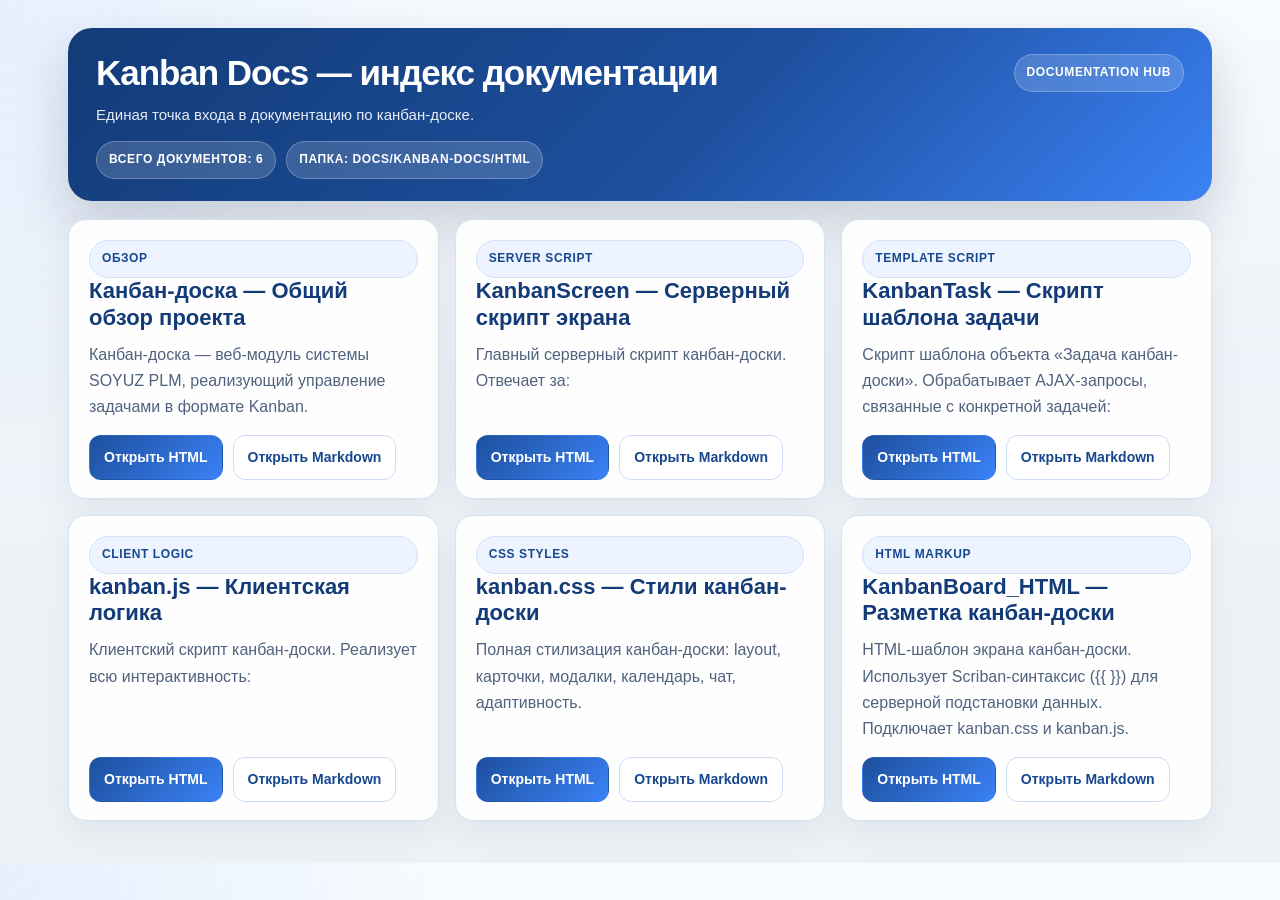
<file: docs/HTML/index.html>
<!DOCTYPE html>
<html lang="ru">
<head>
    <meta charset="UTF-8">
    <meta name="viewport" content="width=device-width, initial-scale=1.0">
    <title>Kanban Docs — индекс</title>
    <link rel="stylesheet" href="kanban-docs-theme.css">
</head>
<body>
    <div class="page">
        <header class="hero">
            <div class="hero-top">
                <div>
                    <h1>Kanban Docs — индекс документации</h1>
                    <p>Единая точка входа в документацию по канбан-доске.</p>
                </div>
                <div class="badge">Documentation Hub</div>
            </div>
            <div class="hero-meta">
                <div class="badge">Всего документов: 6</div>
                <div class="badge">Папка: docs/kanban-docs/HTML</div>
            </div>
        </header>

        <section class="index-grid">
            <section class="doc-card">
                <div class="badge badge-soft">Обзор</div>
                <h2>Канбан-доска — Общий обзор проекта</h2>
                <p>Канбан-доска — веб-модуль системы SOYUZ PLM, реализующий управление задачами в формате Kanban.</p>
                <div class="actions">
                    <a class="btn-link primary" href="00_PROJECT_OVERVIEW.html">Открыть HTML</a>
                    <a class="btn-link" href="../00_PROJECT_OVERVIEW.md">Открыть Markdown</a>
                </div>
            </section>
            <section class="doc-card">
                <div class="badge badge-soft">Server Script</div>
                <h2>KanbanScreen — Серверный скрипт экрана</h2>
                <p>Главный серверный скрипт канбан-доски. Отвечает за:</p>
                <div class="actions">
                    <a class="btn-link primary" href="01_KanbanScreen_SERVER_SCRIPT.html">Открыть HTML</a>
                    <a class="btn-link" href="../01_KanbanScreen_SERVER_SCRIPT.md">Открыть Markdown</a>
                </div>
            </section>
            <section class="doc-card">
                <div class="badge badge-soft">Template Script</div>
                <h2>KanbanTask — Скрипт шаблона задачи</h2>
                <p>Скрипт шаблона объекта &#171;Задача канбан-доски&#187;. Обрабатывает AJAX-запросы, связанные с конкретной задачей:</p>
                <div class="actions">
                    <a class="btn-link primary" href="02_KanbanTask_TEMPLATE_SCRIPT.html">Открыть HTML</a>
                    <a class="btn-link" href="../02_KanbanTask_TEMPLATE_SCRIPT.md">Открыть Markdown</a>
                </div>
            </section>
            <section class="doc-card">
                <div class="badge badge-soft">Client Logic</div>
                <h2>kanban.js — Клиентская логика</h2>
                <p>Клиентский скрипт канбан-доски. Реализует всю интерактивность:</p>
                <div class="actions">
                    <a class="btn-link primary" href="03_KANBAN_JS_CLIENT_LOGIC.html">Открыть HTML</a>
                    <a class="btn-link" href="../03_KANBAN_JS_CLIENT_LOGIC.md">Открыть Markdown</a>
                </div>
            </section>
            <section class="doc-card">
                <div class="badge badge-soft">CSS Styles</div>
                <h2>kanban.css — Стили канбан-доски</h2>
                <p>Полная стилизация канбан-доски: layout, карточки, модалки, календарь, чат, адаптивность.</p>
                <div class="actions">
                    <a class="btn-link primary" href="04_KANBAN_CSS_STYLES.html">Открыть HTML</a>
                    <a class="btn-link" href="../04_KANBAN_CSS_STYLES.md">Открыть Markdown</a>
                </div>
            </section>
            <section class="doc-card">
                <div class="badge badge-soft">HTML Markup</div>
                <h2>KanbanBoard_HTML — Разметка канбан-доски</h2>
                <p>HTML-шаблон экрана канбан-доски. Использует Scriban-синтаксис ({{ }}) для серверной подстановки данных. Подключает kanban.css и kanban.js.</p>
                <div class="actions">
                    <a class="btn-link primary" href="05_KANBAN_HTML_MARKUP.html">Открыть HTML</a>
                    <a class="btn-link" href="../05_KANBAN_HTML_MARKUP.md">Открыть Markdown</a>
                </div>
            </section>
        </section>
    </div>
</body>
</html>
</file>
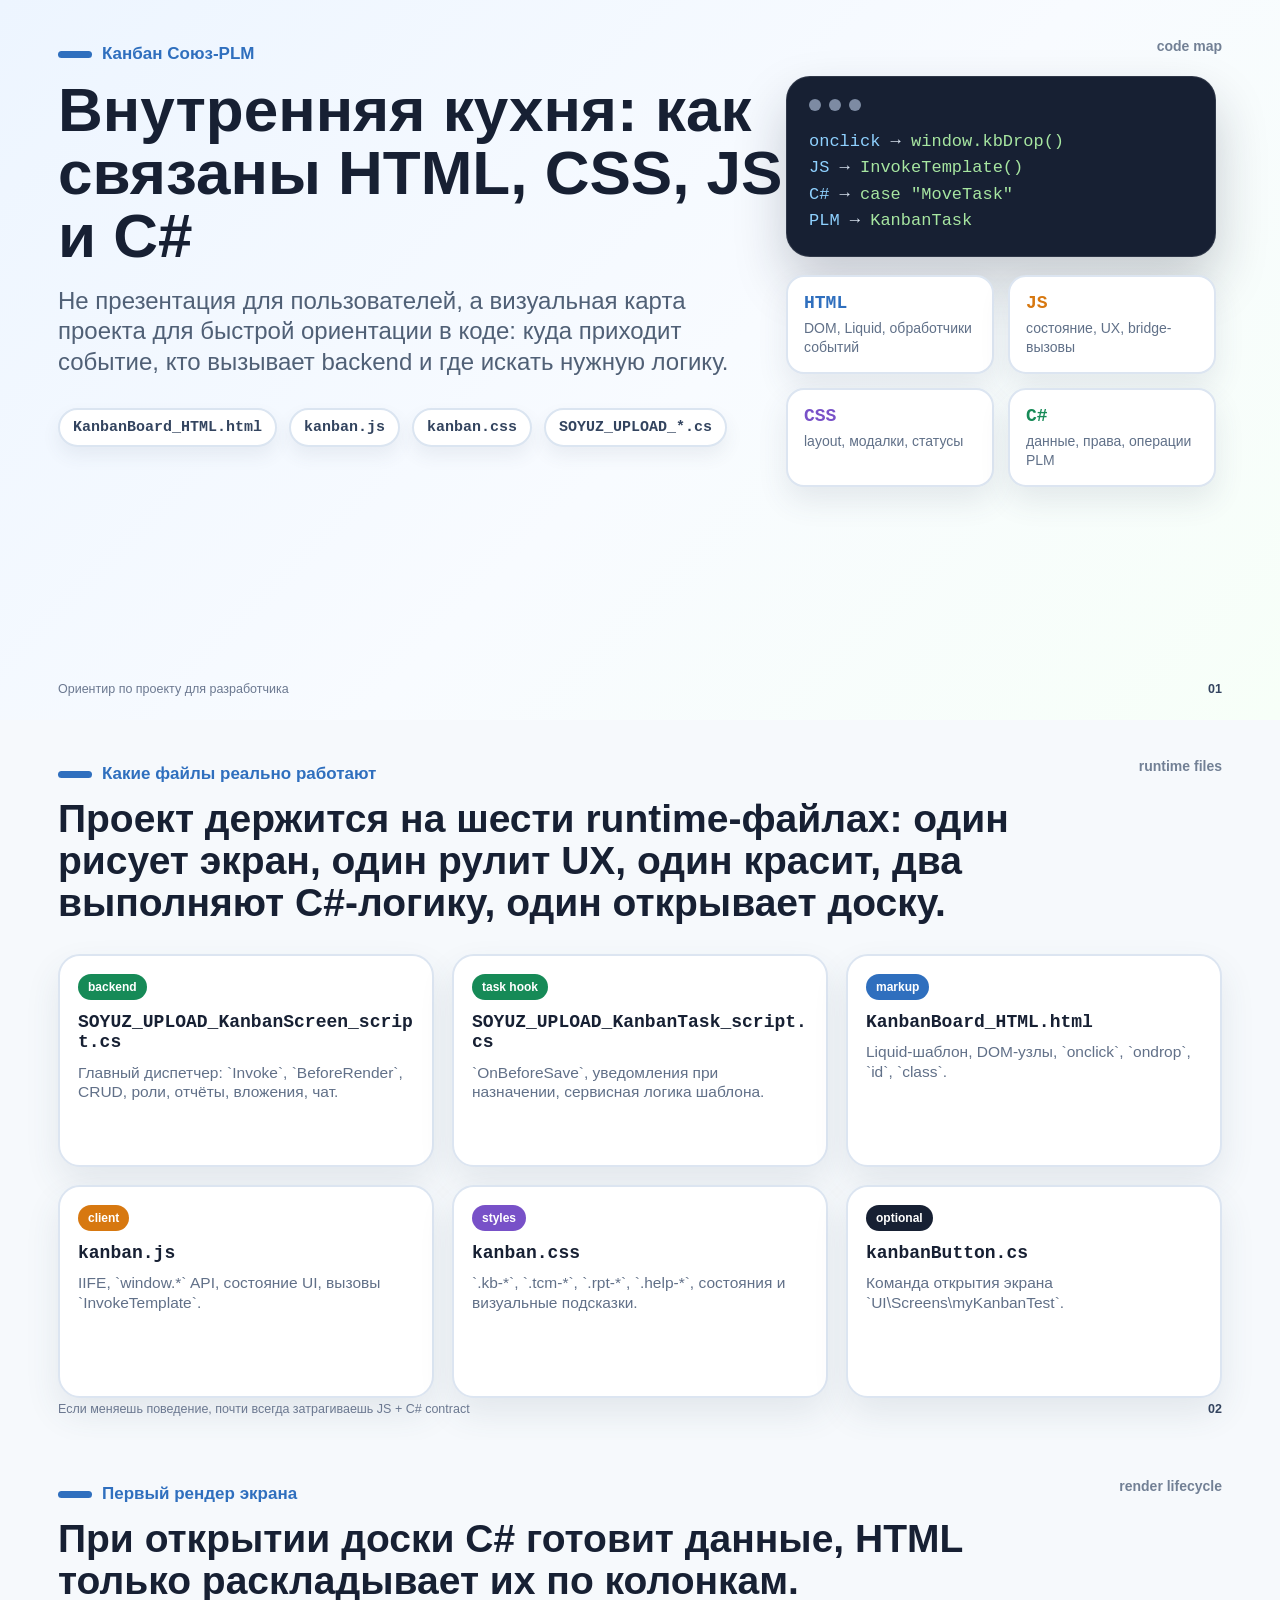
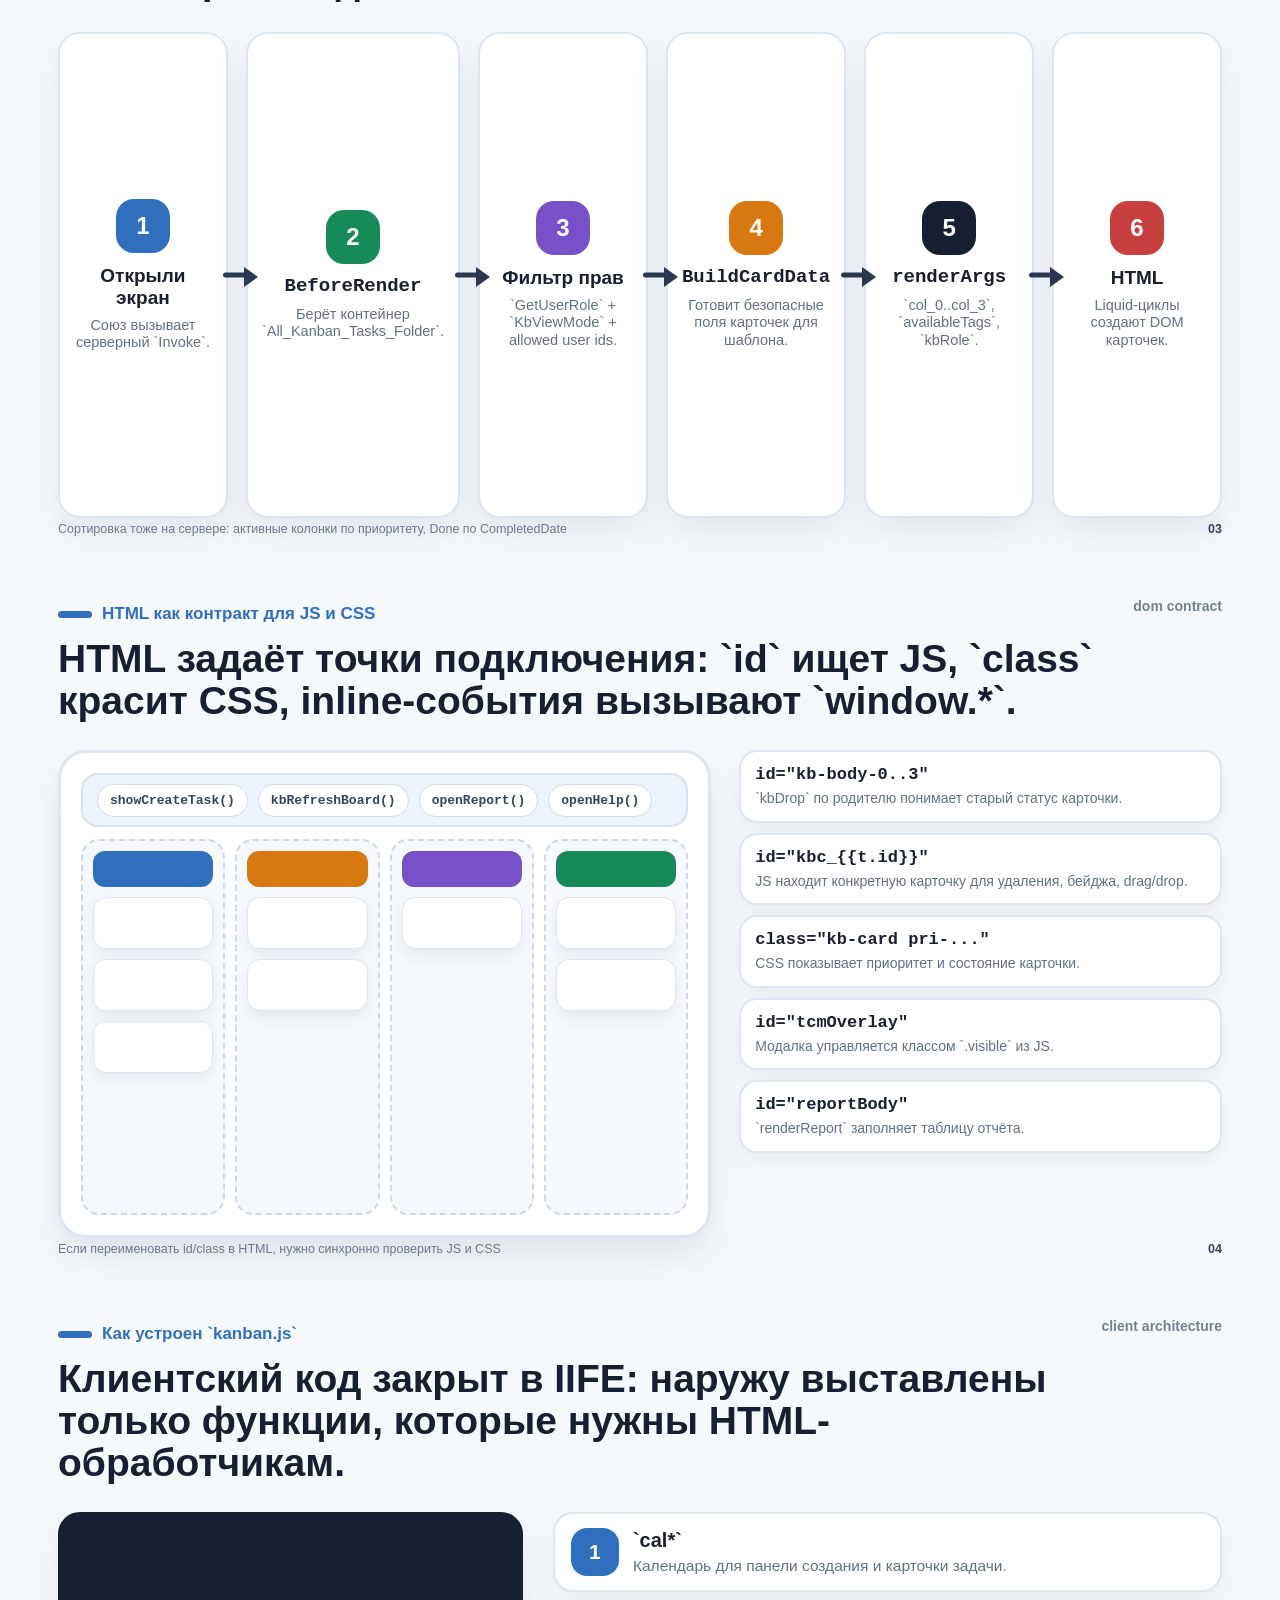
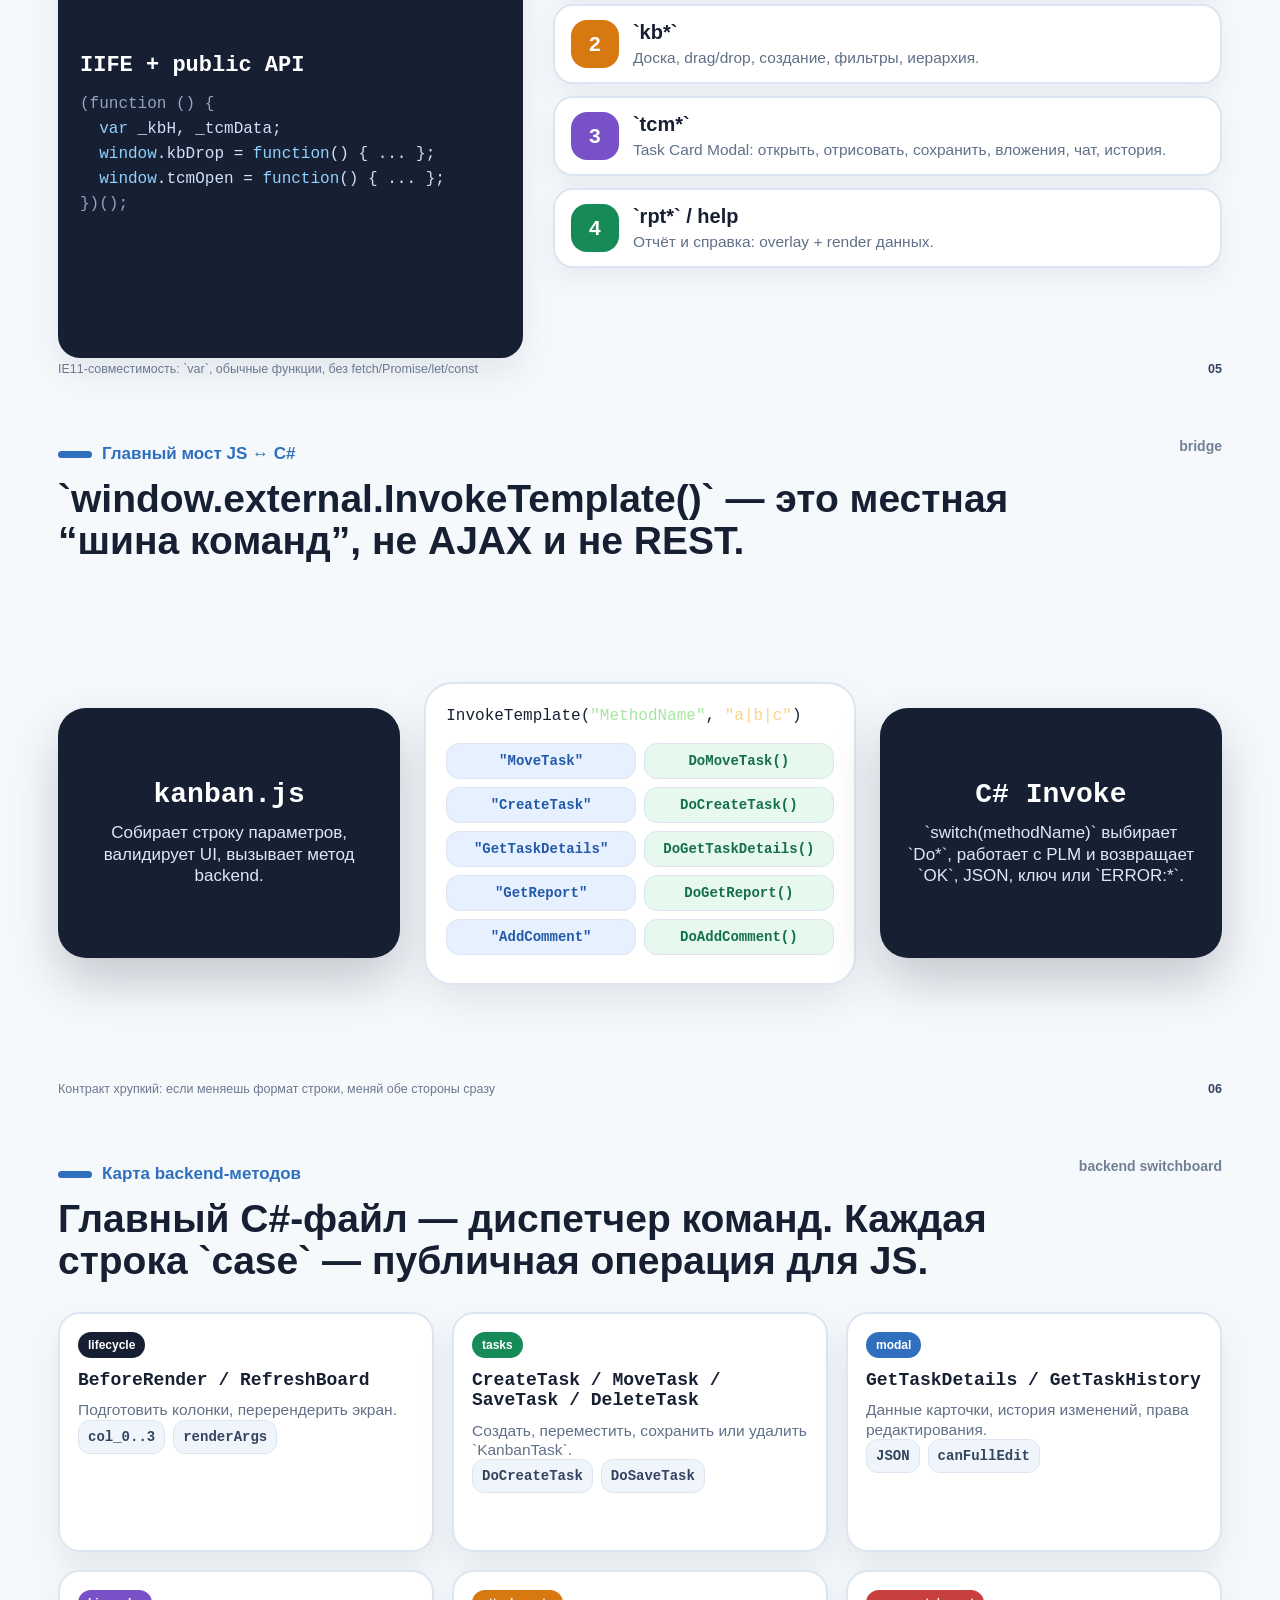
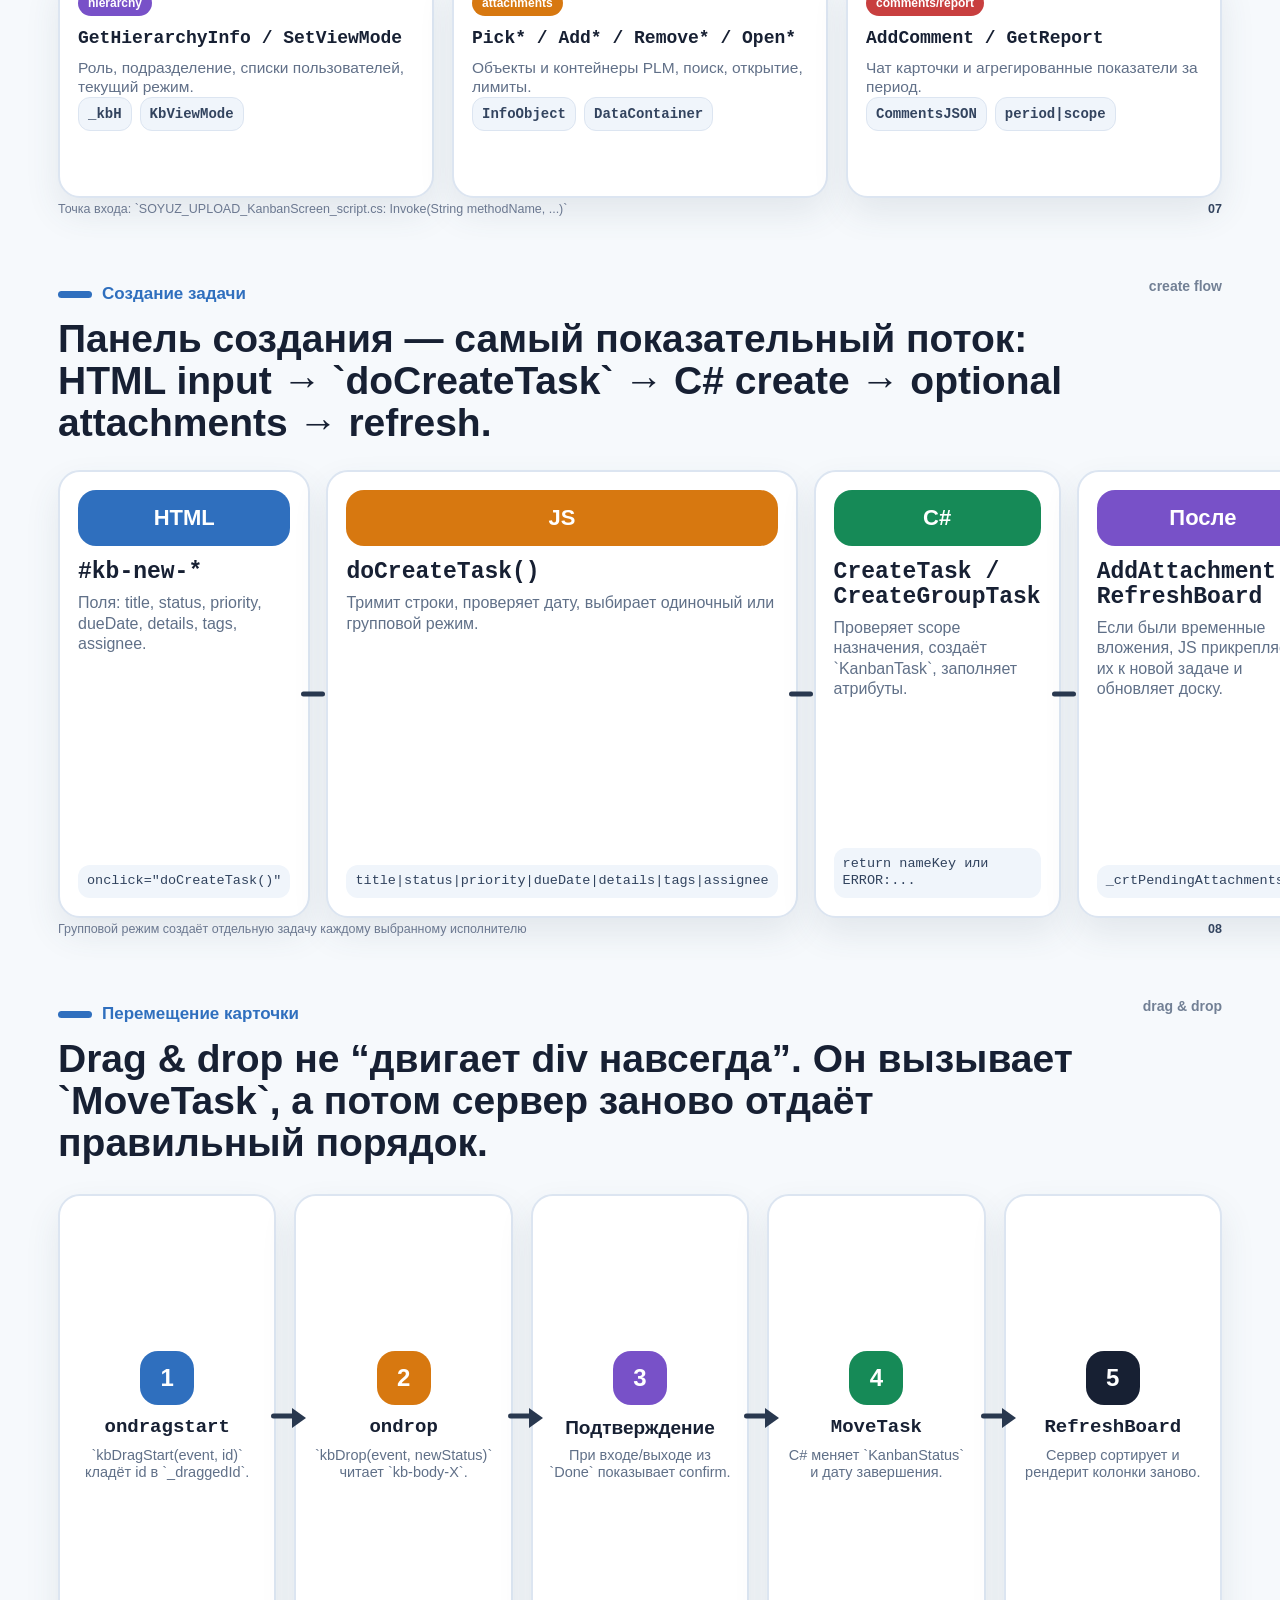
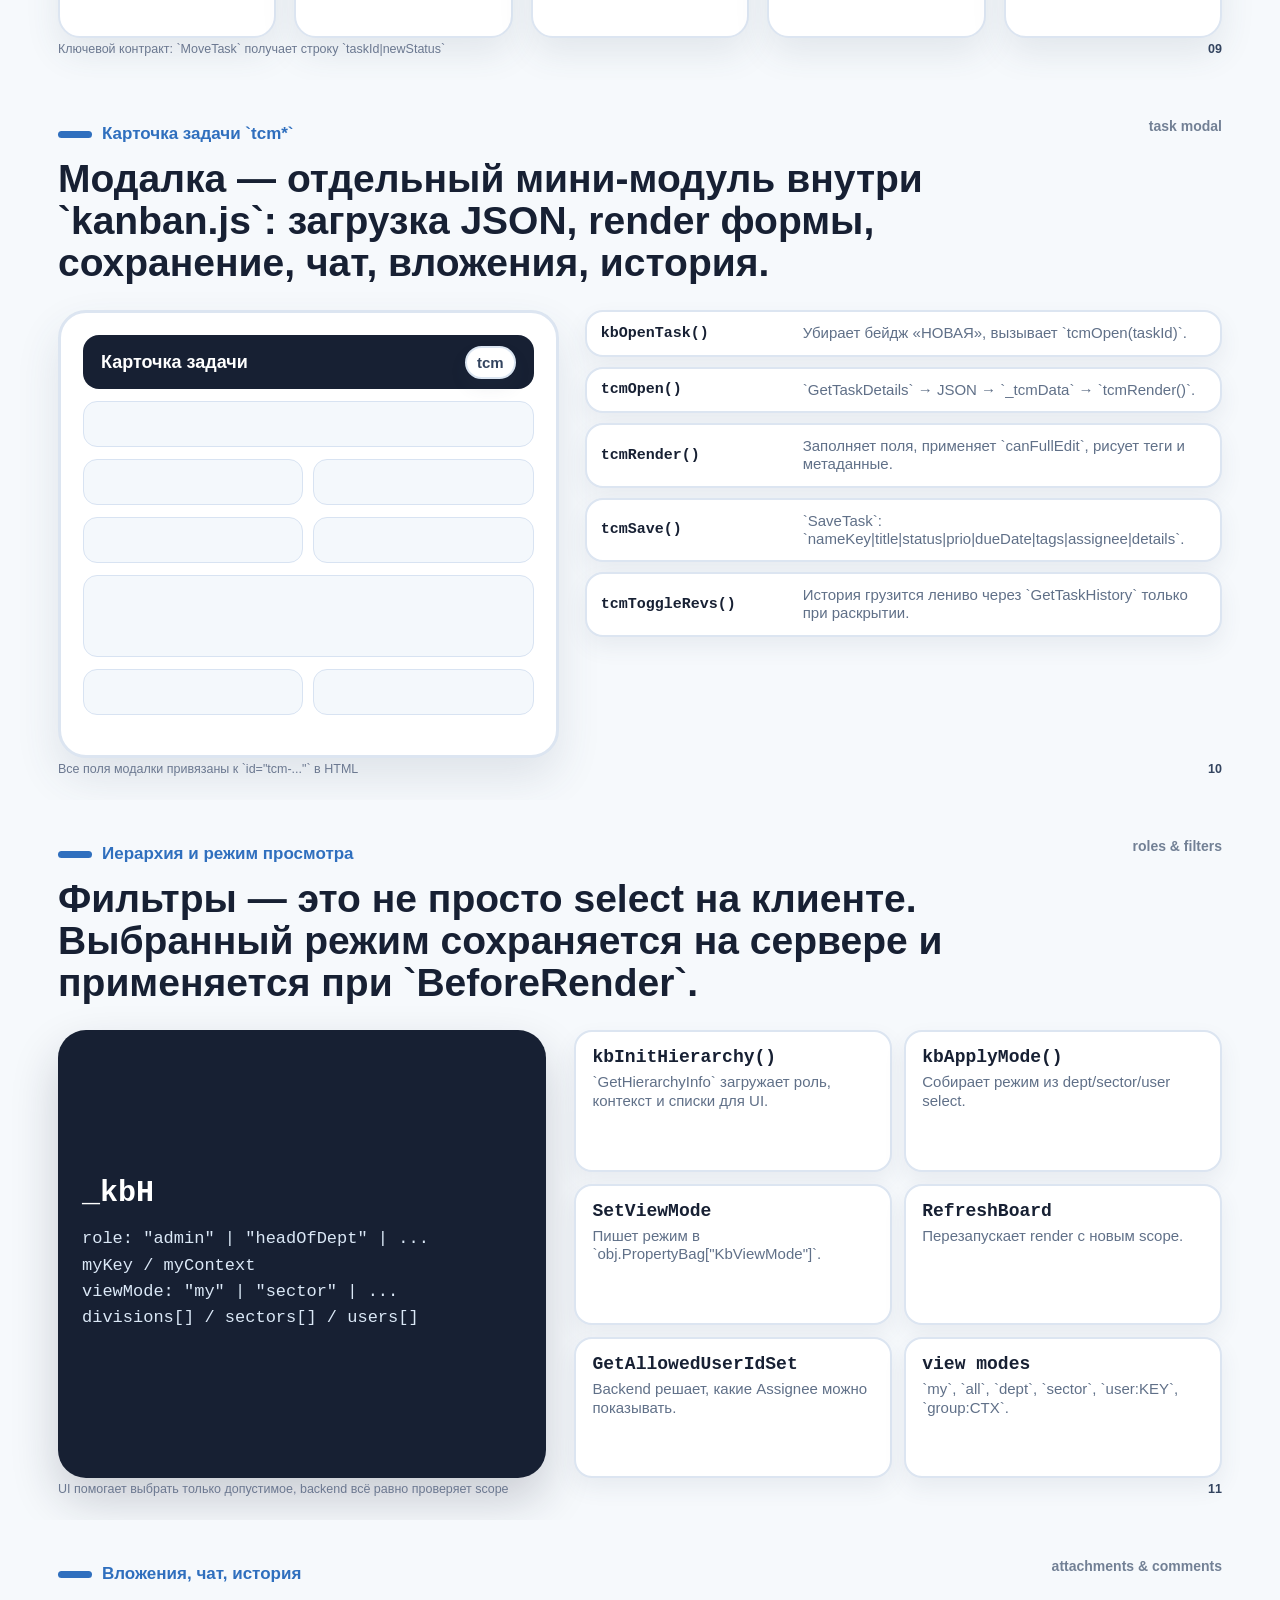
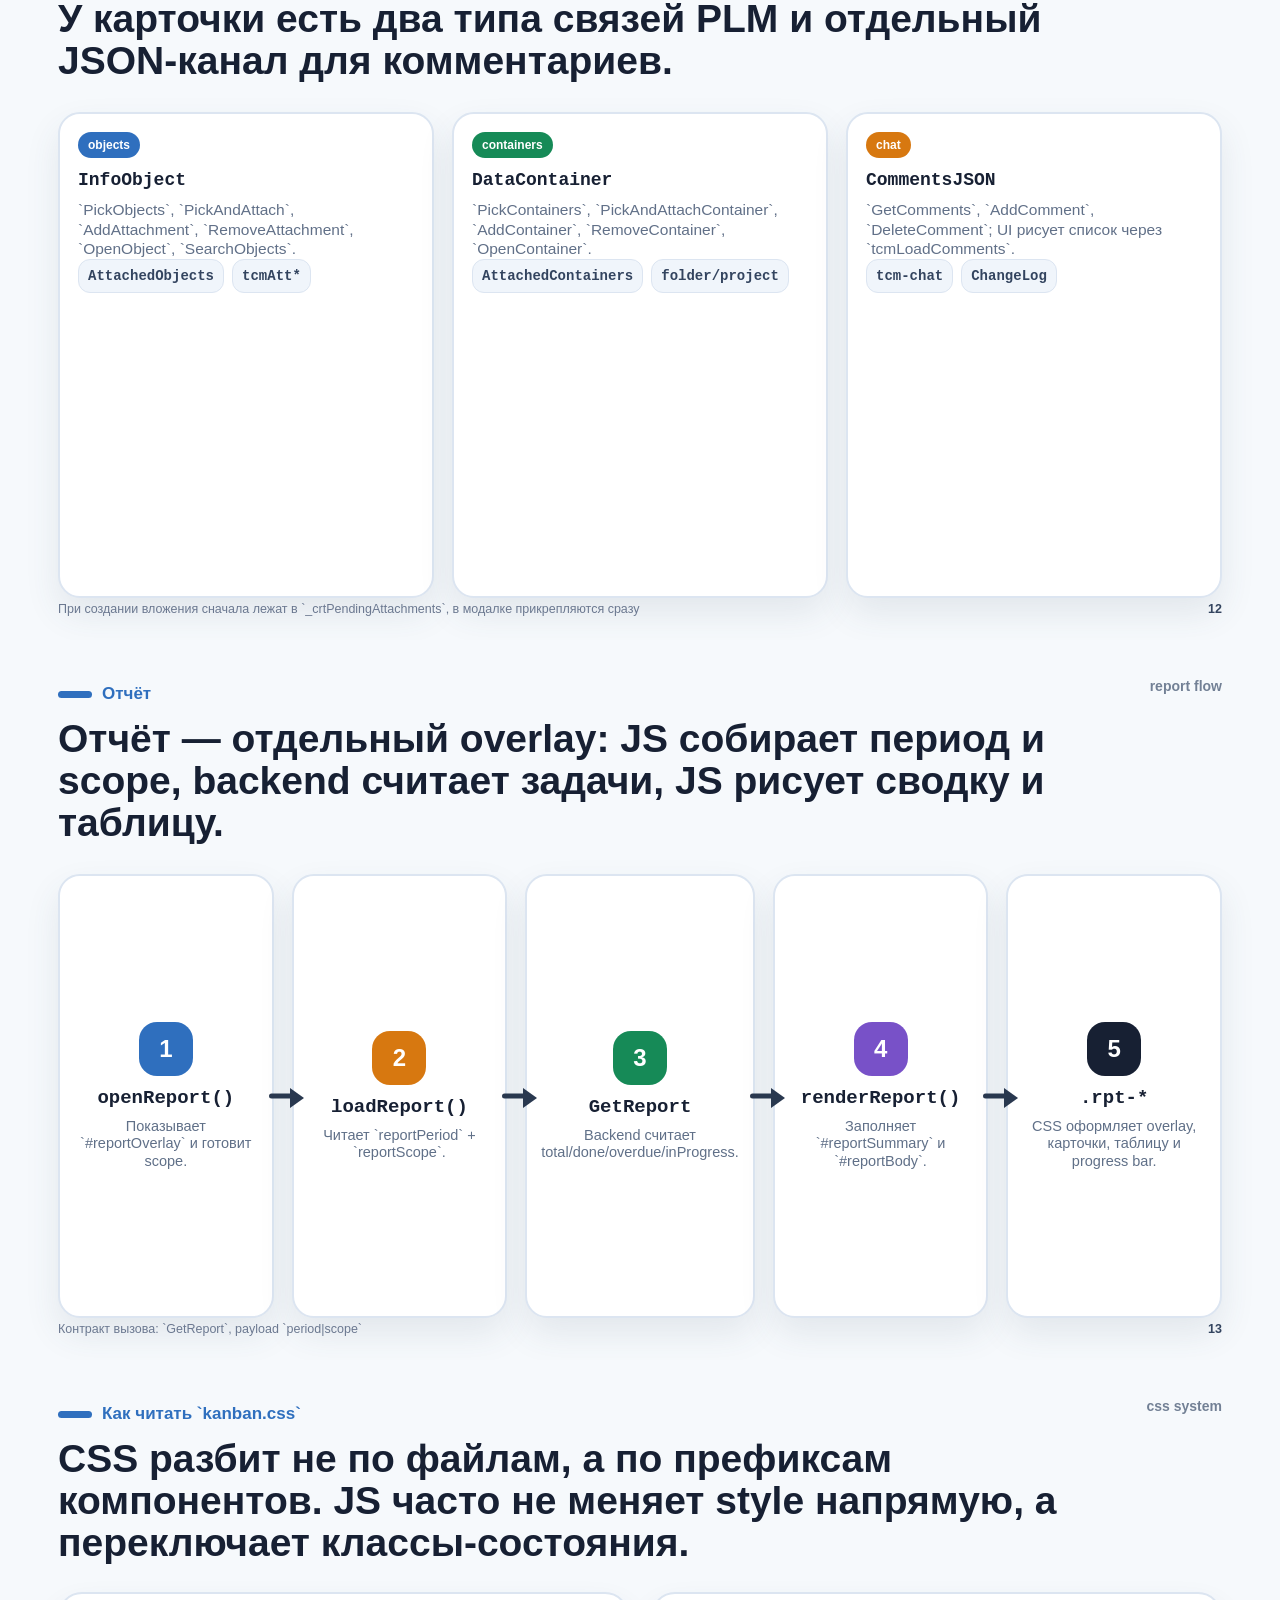
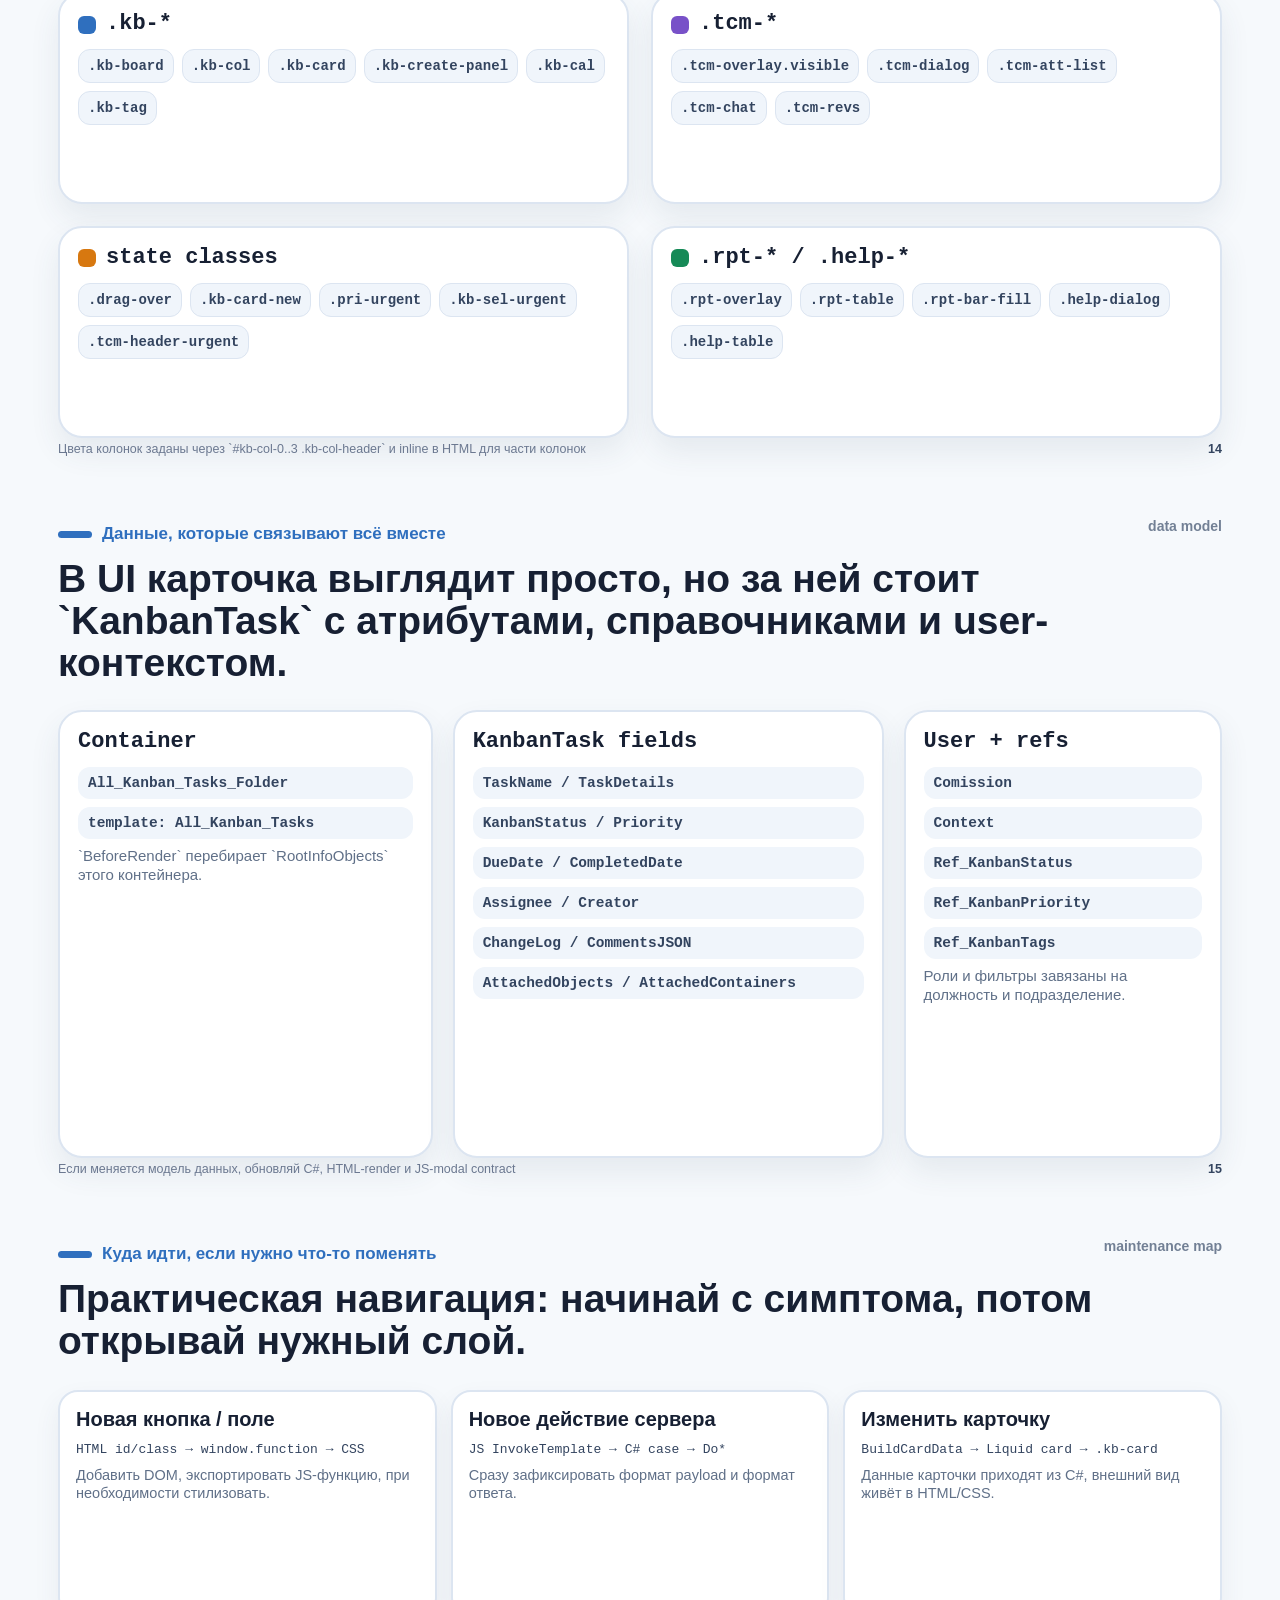
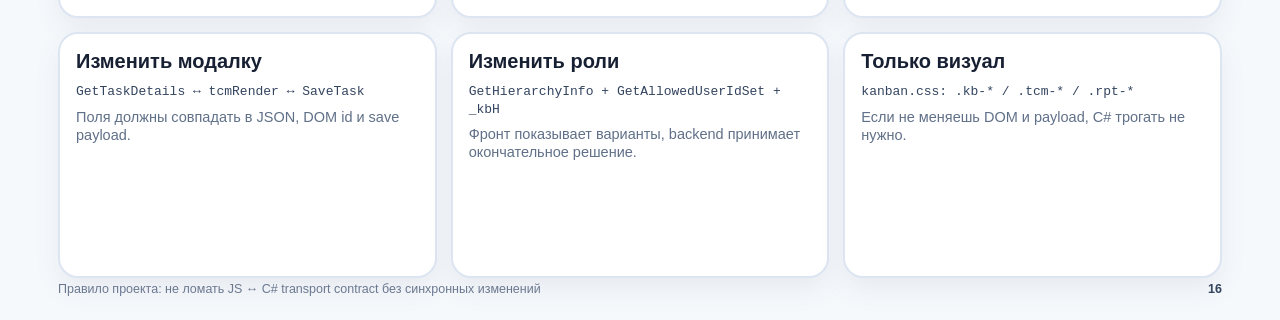
<file: docs for presentation/code_explainer/kanban_code_explainer.html>
<!doctype html>
<html lang="ru">
<head>
  <meta charset="utf-8">
  <meta name="viewport" content="width=device-width, initial-scale=1">
  <title>Канбан Союз-PLM: внутренняя кухня кода</title>
  <style>
    @page {
      size: 13.333333in 7.5in;
      margin: 0;
    }

    * { box-sizing: border-box; }

    html,
    body {
      margin: 0;
      padding: 0;
      background: #dce4ee;
      color: #172033;
      font-family: Arial, "Segoe UI", sans-serif;
    }

    body {
      -webkit-print-color-adjust: exact;
      print-color-adjust: exact;
    }

    .slide {
      position: relative;
      width: 1280px;
      height: 720px;
      overflow: hidden;
      background: #f6f9fc;
      page-break-after: always;
      padding: 44px 58px 42px;
      display: flex;
      flex-direction: column;
    }

    .slide:last-child { page-break-after: auto; }

    body.preview .slide {
      display: none;
      page-break-after: auto;
    }

    body.preview .slide.active { display: flex; }

    h1,
    h2,
    h3,
    p { margin: 0; }

    h1 {
      font-size: 62px;
      line-height: 1.02;
      letter-spacing: 0;
      max-width: 760px;
    }

    h2 {
      font-size: 39px;
      line-height: 1.08;
      letter-spacing: 0;
      max-width: 1040px;
    }

    h3 {
      font-size: 22px;
      line-height: 1.12;
      margin-bottom: 8px;
    }

    .lead {
      margin-top: 18px;
      font-size: 24px;
      line-height: 1.28;
      color: #506076;
      max-width: 700px;
    }

    .kicker {
      display: inline-flex;
      align-items: center;
      gap: 10px;
      margin-bottom: 14px;
      color: #2f6fbe;
      font-size: 17px;
      font-weight: 800;
    }

    .kicker::before {
      content: "";
      width: 34px;
      height: 7px;
      border-radius: 99px;
      background: #2f6fbe;
    }

    .section-label {
      position: absolute;
      right: 58px;
      top: 38px;
      font-size: 14px;
      color: #728095;
      font-weight: 800;
    }

    .footer {
      position: absolute;
      left: 58px;
      right: 58px;
      bottom: 24px;
      display: flex;
      justify-content: space-between;
      align-items: center;
      color: #6b7890;
      font-size: 12.5px;
    }

    .page-num {
      font-weight: 800;
      color: #33445f;
    }

    .blue { color: #2f6fbe; }
    .green { color: #168a57; }
    .orange { color: #d77810; }
    .purple { color: #7851c8; }
    .red { color: #c83f3f; }
    .dark { color: #172033; }

    .bg-blue { background: #2f6fbe; }
    .bg-green { background: #168a57; }
    .bg-orange { background: #d77810; }
    .bg-purple { background: #7851c8; }
    .bg-red { background: #c83f3f; }
    .bg-dark { background: #172033; }
    .bg-slate { background: #46566d; }

    code,
    .code {
      font-family: Consolas, "Cascadia Mono", "Courier New", monospace;
    }

    .cover {
      background:
        linear-gradient(135deg, #edf5ff 0%, #f8fbff 54%, #f7fff8 100%);
    }

    .cover-circuit {
      position: absolute;
      right: 64px;
      top: 76px;
      width: 430px;
      height: 500px;
      display: flex;
      flex-direction: column;
      gap: 18px;
    }

    .terminal {
      border-radius: 24px;
      background: #172033;
      color: #dfe9f6;
      box-shadow: 0 26px 52px rgba(23, 32, 51, 0.22);
      padding: 22px;
      border: 1px solid rgba(255,255,255,0.10);
    }

    .terminal-top {
      display: flex;
      gap: 8px;
      margin-bottom: 18px;
    }

    .dot {
      width: 12px;
      height: 12px;
      border-radius: 50%;
      background: #7d8ba3;
    }

    .terminal-line {
      font-size: 17px;
      line-height: 1.55;
      white-space: nowrap;
    }

    .mini-stack {
      display: grid;
      grid-template-columns: 1fr 1fr;
      gap: 14px;
    }

    .mini-file {
      border-radius: 18px;
      background: #ffffff;
      border: 2px solid #dce5f1;
      padding: 16px;
      box-shadow: 0 14px 30px rgba(60, 76, 98, 0.11);
      min-height: 92px;
    }

    .mini-file b {
      display: block;
      font-size: 18px;
      margin-bottom: 6px;
    }

    .mini-file span {
      font-size: 14px;
      color: #607088;
      line-height: 1.25;
    }

    .badge-line {
      margin-top: 30px;
      display: flex;
      gap: 12px;
      flex-wrap: wrap;
      max-width: 700px;
    }

    .pill {
      display: inline-flex;
      align-items: center;
      justify-content: center;
      border-radius: 999px;
      padding: 9px 13px;
      background: #ffffff;
      border: 2px solid #dbe5f1;
      color: #33445f;
      font-size: 15px;
      font-weight: 800;
      box-shadow: 0 9px 18px rgba(60,76,98,0.08);
      white-space: nowrap;
    }

    .stage {
      margin-top: 30px;
      flex: 1;
      display: grid;
      gap: 18px;
      align-items: stretch;
    }

    .grid-6 { grid-template-columns: repeat(6, 1fr); }
    .grid-5 { grid-template-columns: repeat(5, 1fr); }
    .grid-4 { grid-template-columns: repeat(4, 1fr); }
    .grid-3 { grid-template-columns: repeat(3, 1fr); }
    .grid-2 { grid-template-columns: repeat(2, 1fr); }
    .grid-2-wide { grid-template-columns: 1.08fr 0.92fr; }

    .file-card,
    .node,
    .panel,
    .code-card,
    .lane {
      background: #ffffff;
      border: 2px solid #dce5f1;
      border-radius: 22px;
      box-shadow: 0 16px 34px rgba(60,76,98,0.10);
    }

    .file-card {
      padding: 18px;
      display: flex;
      flex-direction: column;
      min-height: 190px;
    }

    .file-card .tag,
    .node .tag {
      width: fit-content;
      border-radius: 999px;
      color: #ffffff;
      padding: 6px 10px;
      font-size: 12px;
      font-weight: 900;
      margin-bottom: 12px;
    }

    .file-card b {
      font-size: 18px;
      line-height: 1.12;
      word-break: break-word;
    }

    .file-card p {
      margin-top: 10px;
      font-size: 15.5px;
      line-height: 1.25;
      color: #617088;
    }

    .node {
      padding: 18px 14px;
      min-height: 160px;
      text-align: center;
      display: flex;
      flex-direction: column;
      justify-content: center;
      align-items: center;
      position: relative;
    }

    .node-num {
      width: 54px;
      height: 54px;
      border-radius: 18px;
      color: #ffffff;
      display: flex;
      align-items: center;
      justify-content: center;
      font-size: 24px;
      font-weight: 900;
      margin-bottom: 12px;
    }

    .node b {
      font-size: 19px;
      line-height: 1.15;
      display: block;
    }

    .node p {
      margin-top: 8px;
      font-size: 14.5px;
      line-height: 1.2;
      color: #607088;
    }

    .arrow-row .node:not(:last-child)::after {
      content: "";
      position: absolute;
      right: -25px;
      top: 50%;
      width: 28px;
      height: 5px;
      background: #29384f;
      border-radius: 99px;
      transform: translateY(-50%);
      z-index: 4;
    }

    .arrow-row .node:not(:last-child)::before {
      content: "";
      position: absolute;
      right: -32px;
      top: calc(50% - 8px);
      border-left: 14px solid #29384f;
      border-top: 10px solid transparent;
      border-bottom: 10px solid transparent;
      z-index: 4;
    }

    .render-flow {
      margin-top: 28px;
      flex: 1;
      display: grid;
      grid-template-columns: 0.82fr 1.18fr;
      gap: 30px;
      align-items: stretch;
    }

    .code-card {
      padding: 20px;
      background: #172033;
      color: #e8f0fb;
      border-color: #172033;
      display: flex;
      flex-direction: column;
      justify-content: center;
    }

    .code-card h3 {
      color: #ffffff;
      margin-bottom: 14px;
    }

    .code-line {
      font-family: Consolas, "Cascadia Mono", "Courier New", monospace;
      font-size: 16px;
      line-height: 1.55;
      white-space: nowrap;
      color: #cfe0f7;
    }

    .code-muted { color: #8fa5c1; }
    .code-key { color: #8fd1ff; }
    .code-string { color: #a7e6a1; }
    .code-warn { color: #ffd285; }

    .explain-list {
      display: flex;
      flex-direction: column;
      gap: 12px;
    }

    .explain-item {
      display: grid;
      grid-template-columns: 48px 1fr;
      gap: 14px;
      align-items: center;
      padding: 14px 16px;
      background: #ffffff;
      border: 2px solid #dce5f1;
      border-radius: 20px;
      box-shadow: 0 12px 26px rgba(60,76,98,0.08);
    }

    .explain-dot {
      width: 48px;
      height: 48px;
      border-radius: 16px;
      color: #ffffff;
      font-weight: 900;
      font-size: 21px;
      display: flex;
      align-items: center;
      justify-content: center;
    }

    .explain-item b {
      display: block;
      font-size: 20px;
      margin-bottom: 4px;
    }

    .explain-item span {
      font-size: 15.5px;
      line-height: 1.25;
      color: #607088;
    }

    .dom-layout {
      margin-top: 28px;
      flex: 1;
      display: grid;
      grid-template-columns: 1.15fr 0.85fr;
      gap: 28px;
      align-items: stretch;
    }

    .wire {
      border-radius: 28px;
      background: #ffffff;
      border: 3px solid #dce5f1;
      box-shadow: 0 18px 38px rgba(60,76,98,0.12);
      padding: 20px;
      display: flex;
      flex-direction: column;
      gap: 12px;
    }

    .wire-top {
      height: 54px;
      border-radius: 17px;
      background: #ecf3fc;
      border: 2px solid #d8e3f2;
      display: flex;
      align-items: center;
      gap: 10px;
      padding: 0 14px;
    }

    .wire-btn {
      border-radius: 999px;
      padding: 8px 12px;
      background: #ffffff;
      border: 1px solid #cfdbea;
      font-size: 13px;
      font-weight: 800;
      color: #33445f;
    }

    .wire-board {
      flex: 1;
      display: grid;
      grid-template-columns: repeat(4, 1fr);
      gap: 10px;
    }

    .wire-col {
      border-radius: 18px;
      background: #f5f8fc;
      border: 2px dashed #cdd9ea;
      padding: 10px;
      display: flex;
      flex-direction: column;
      gap: 10px;
    }

    .wire-head {
      height: 36px;
      border-radius: 12px;
    }

    .wire-card {
      height: 52px;
      border-radius: 13px;
      background: #ffffff;
      border: 1px solid #dce5f1;
      box-shadow: 0 7px 14px rgba(60,76,98,0.08);
    }

    .legend {
      display: flex;
      flex-direction: column;
      gap: 10px;
    }

    .legend-row {
      padding: 13px 14px;
      border-radius: 18px;
      background: #ffffff;
      border: 2px solid #dce5f1;
      box-shadow: 0 10px 20px rgba(60,76,98,0.08);
    }

    .legend-row b {
      display: block;
      font-size: 17px;
      margin-bottom: 5px;
    }

    .legend-row span {
      font-size: 14px;
      line-height: 1.25;
      color: #607088;
    }

    .api-map {
      margin-top: 26px;
      flex: 1;
      display: grid;
      grid-template-columns: 0.92fr 1.16fr 0.92fr;
      gap: 24px;
      align-items: center;
    }

    .big-pill {
      border-radius: 28px;
      background: #172033;
      color: #ffffff;
      padding: 26px 22px;
      min-height: 250px;
      display: flex;
      flex-direction: column;
      justify-content: center;
      text-align: center;
      box-shadow: 0 24px 50px rgba(23,32,51,0.22);
    }

    .big-pill b {
      font-size: 28px;
      line-height: 1.08;
      display: block;
      margin-bottom: 12px;
    }

    .big-pill span {
      color: #dce8f6;
      font-size: 17px;
      line-height: 1.25;
    }

    .switchboard {
      border-radius: 28px;
      background: #ffffff;
      border: 2px solid #dce5f1;
      box-shadow: 0 18px 38px rgba(60,76,98,0.11);
      padding: 20px;
    }

    .switch-row {
      display: grid;
      grid-template-columns: 1fr 1fr;
      gap: 8px;
      margin-bottom: 8px;
    }

    .method {
      border-radius: 13px;
      padding: 9px 10px;
      font-family: Consolas, "Cascadia Mono", "Courier New", monospace;
      font-size: 14px;
      font-weight: 800;
      color: #26354d;
      background: #f0f5fb;
      border: 1px solid #dce5f1;
      white-space: nowrap;
      text-align: center;
    }

    .method.blue { background: #e7f0ff; color: #225aa8; }
    .method.green { background: #e7f8ef; color: #157049; }
    .method.orange { background: #fff2df; color: #a75606; }
    .method.purple { background: #f0eaff; color: #6440b0; }
    .method.red { background: #ffe9e9; color: #aa3030; }
    .method.dark { background: #edf1f6; color: #172033; }

    .flow-lanes {
      margin-top: 26px;
      flex: 1;
      display: grid;
      grid-template-columns: repeat(4, 1fr);
      gap: 16px;
    }

    .lane {
      padding: 18px;
      min-height: 395px;
      display: flex;
      flex-direction: column;
      justify-content: space-between;
      position: relative;
    }

    .lane:not(:last-child)::after {
      content: "";
      position: absolute;
      right: -17px;
      top: 50%;
      width: 24px;
      height: 5px;
      background: #29384f;
      border-radius: 99px;
      transform: translateY(-50%);
      z-index: 4;
    }

    .lane h3 {
      font-size: 23px;
      line-height: 1.08;
    }

    .lane p {
      font-size: 16px;
      line-height: 1.28;
      color: #607088;
    }

    .lane .code-line {
      color: #31435e;
      background: #f0f5fb;
      border-radius: 12px;
      padding: 8px 9px;
      font-size: 13.5px;
      white-space: normal;
      line-height: 1.25;
      margin-top: 12px;
    }

    .flow-title {
      height: 56px;
      border-radius: 18px;
      color: #ffffff;
      display: flex;
      align-items: center;
      justify-content: center;
      font-size: 22px;
      font-weight: 900;
      margin-bottom: 14px;
    }

    .modal-map {
      margin-top: 26px;
      flex: 1;
      display: grid;
      grid-template-columns: 0.88fr 1.12fr;
      gap: 26px;
      align-items: stretch;
    }

    .modal-shell {
      background: #ffffff;
      border: 3px solid #dce5f1;
      border-radius: 28px;
      box-shadow: 0 20px 44px rgba(60,76,98,0.12);
      padding: 22px;
      display: flex;
      flex-direction: column;
      gap: 12px;
    }

    .modal-header {
      height: 54px;
      border-radius: 16px;
      background: #172033;
      color: #ffffff;
      display: flex;
      align-items: center;
      justify-content: space-between;
      padding: 0 18px;
      font-weight: 900;
      font-size: 18px;
    }

    .field-row {
      display: grid;
      grid-template-columns: repeat(2, 1fr);
      gap: 10px;
    }

    .field {
      height: 46px;
      border-radius: 14px;
      background: #f4f8fc;
      border: 1px solid #d8e3f2;
    }

    .field.big {
      height: 82px;
    }

    .modal-bottom {
      display: grid;
      grid-template-columns: 1fr 1fr;
      gap: 10px;
    }

    .sequence {
      display: flex;
      flex-direction: column;
      gap: 10px;
    }

    .seq-row {
      display: grid;
      grid-template-columns: 190px 1fr;
      gap: 12px;
      align-items: center;
      border-radius: 18px;
      border: 2px solid #dce5f1;
      background: #ffffff;
      padding: 12px 14px;
      box-shadow: 0 10px 22px rgba(60,76,98,0.08);
    }

    .seq-row b {
      font-family: Consolas, "Cascadia Mono", "Courier New", monospace;
      font-size: 15px;
      color: #172033;
    }

    .seq-row span {
      font-size: 15px;
      line-height: 1.22;
      color: #607088;
    }

    .mode-map {
      margin-top: 26px;
      flex: 1;
      display: grid;
      grid-template-columns: 0.86fr 1.14fr;
      gap: 28px;
      align-items: stretch;
    }

    .state-card {
      border-radius: 28px;
      background: #172033;
      color: #ffffff;
      padding: 24px;
      display: flex;
      flex-direction: column;
      justify-content: center;
      box-shadow: 0 22px 48px rgba(23,32,51,0.20);
    }

    .state-card h3 {
      font-size: 30px;
      margin-bottom: 16px;
    }

    .state-line {
      font-family: Consolas, "Cascadia Mono", "Courier New", monospace;
      font-size: 17px;
      line-height: 1.55;
      color: #dbe8f7;
    }

    .mode-list {
      display: grid;
      grid-template-columns: repeat(2, 1fr);
      gap: 12px;
    }

    .mode-item {
      border-radius: 18px;
      border: 2px solid #dce5f1;
      background: #ffffff;
      padding: 15px 16px;
      box-shadow: 0 10px 22px rgba(60,76,98,0.08);
    }

    .mode-item b {
      font-family: Consolas, "Cascadia Mono", "Courier New", monospace;
      display: block;
      font-size: 18px;
      margin-bottom: 6px;
    }

    .mode-item span {
      color: #607088;
      font-size: 15px;
      line-height: 1.25;
    }

    .css-map {
      margin-top: 28px;
      flex: 1;
      display: grid;
      grid-template-columns: 1fr 1fr;
      gap: 22px;
      align-items: stretch;
    }

    .css-group {
      border-radius: 24px;
      background: #ffffff;
      border: 2px solid #dce5f1;
      box-shadow: 0 14px 30px rgba(60,76,98,0.09);
      padding: 18px;
    }

    .css-group h3 {
      display: flex;
      align-items: center;
      gap: 10px;
      margin-bottom: 12px;
    }

    .swatch {
      width: 18px;
      height: 18px;
      border-radius: 6px;
      display: inline-block;
    }

    .css-tags {
      display: flex;
      gap: 8px;
      flex-wrap: wrap;
    }

    .css-tag {
      font-family: Consolas, "Cascadia Mono", "Courier New", monospace;
      border-radius: 12px;
      background: #f0f5fb;
      border: 1px solid #dce5f1;
      padding: 8px 9px;
      font-size: 14px;
      color: #33445f;
      font-weight: 800;
    }

    .data-map {
      margin-top: 26px;
      flex: 1;
      display: grid;
      grid-template-columns: 1fr 1.15fr 0.85fr;
      gap: 20px;
      align-items: stretch;
    }

    .data-box {
      border-radius: 24px;
      background: #ffffff;
      border: 2px solid #dce5f1;
      box-shadow: 0 14px 30px rgba(60,76,98,0.09);
      padding: 18px;
      display: flex;
      flex-direction: column;
    }

    .data-box h3 {
      color: #172033;
      margin-bottom: 12px;
    }

    .field-chip {
      font-family: Consolas, "Cascadia Mono", "Courier New", monospace;
      border-radius: 12px;
      padding: 8px 10px;
      background: #f0f5fb;
      color: #33445f;
      margin-bottom: 8px;
      font-size: 14.5px;
      font-weight: 800;
    }

    .edit-map {
      margin-top: 28px;
      flex: 1;
      display: grid;
      grid-template-columns: repeat(3, 1fr);
      gap: 14px;
    }

    .edit-card {
      border-radius: 20px;
      background: #ffffff;
      border: 2px solid #dce5f1;
      box-shadow: 0 12px 26px rgba(60,76,98,0.08);
      padding: 16px;
    }

    .edit-card b {
      display: block;
      font-size: 20px;
      margin-bottom: 10px;
    }

    .edit-card .code-line {
      font-size: 13px;
      line-height: 1.35;
      color: #33445f;
      white-space: normal;
      margin-bottom: 8px;
    }

    .edit-card p {
      font-size: 14.5px;
      line-height: 1.24;
      color: #607088;
    }

    @media print {
      html,
      body {
        width: 13.333333in;
        background: #ffffff;
      }

      .slide {
        width: 13.333333in;
        height: 7.5in;
        margin: 0;
      }
    }
  </style>
</head>
<body>

  <section class="slide cover" data-slide="1">
    <div class="section-label">code map</div>
    <div class="kicker">Канбан Союз-PLM</div>
    <h1>Внутренняя кухня: как связаны HTML, CSS, JS и C#</h1>
    <p class="lead">Не презентация для пользователей, а визуальная карта проекта для быстрой ориентации в коде: куда приходит событие, кто вызывает backend и где искать нужную логику.</p>
    <div class="badge-line">
      <span class="pill code">KanbanBoard_HTML.html</span>
      <span class="pill code">kanban.js</span>
      <span class="pill code">kanban.css</span>
      <span class="pill code">SOYUZ_UPLOAD_*.cs</span>
    </div>
    <div class="cover-circuit">
      <div class="terminal">
        <div class="terminal-top"><span class="dot"></span><span class="dot"></span><span class="dot"></span></div>
        <div class="terminal-line code"><span class="code-key">onclick</span> → <span class="code-string">window.kbDrop()</span></div>
        <div class="terminal-line code"><span class="code-key">JS</span> → <span class="code-string">InvokeTemplate()</span></div>
        <div class="terminal-line code"><span class="code-key">C#</span> → <span class="code-string">case "MoveTask"</span></div>
        <div class="terminal-line code"><span class="code-key">PLM</span> → <span class="code-string">KanbanTask</span></div>
      </div>
      <div class="mini-stack">
        <div class="mini-file"><b class="blue code">HTML</b><span>DOM, Liquid, обработчики событий</span></div>
        <div class="mini-file"><b class="orange code">JS</b><span>состояние, UX, bridge-вызовы</span></div>
        <div class="mini-file"><b class="purple code">CSS</b><span>layout, модалки, статусы</span></div>
        <div class="mini-file"><b class="green code">C#</b><span>данные, права, операции PLM</span></div>
      </div>
    </div>
    <div class="footer"><span>Ориентир по проекту для разработчика</span><span class="page-num">01</span></div>
  </section>

  <section class="slide" data-slide="2">
    <div class="section-label">runtime files</div>
    <div class="kicker">Какие файлы реально работают</div>
    <h2>Проект держится на шести runtime-файлах: один рисует экран, один рулит UX, один красит, два выполняют C#-логику, один открывает доску.</h2>
    <div class="stage grid-3">
      <div class="file-card"><div class="tag bg-green">backend</div><b class="code">SOYUZ_UPLOAD_KanbanScreen_script.cs</b><p>Главный диспетчер: `Invoke`, `BeforeRender`, CRUD, роли, отчёты, вложения, чат.</p></div>
      <div class="file-card"><div class="tag bg-green">task hook</div><b class="code">SOYUZ_UPLOAD_KanbanTask_script.cs</b><p>`OnBeforeSave`, уведомления при назначении, сервисная логика шаблона.</p></div>
      <div class="file-card"><div class="tag bg-blue">markup</div><b class="code">KanbanBoard_HTML.html</b><p>Liquid-шаблон, DOM-узлы, `onclick`, `ondrop`, `id`, `class`.</p></div>
      <div class="file-card"><div class="tag bg-orange">client</div><b class="code">kanban.js</b><p>IIFE, `window.*` API, состояние UI, вызовы `InvokeTemplate`.</p></div>
      <div class="file-card"><div class="tag bg-purple">styles</div><b class="code">kanban.css</b><p>`.kb-*`, `.tcm-*`, `.rpt-*`, `.help-*`, состояния и визуальные подсказки.</p></div>
      <div class="file-card"><div class="tag bg-dark">optional</div><b class="code">kanbanButton.cs</b><p>Команда открытия экрана `UI\Screens\myKanbanTest`.</p></div>
    </div>
    <div class="footer"><span>Если меняешь поведение, почти всегда затрагиваешь JS + C# contract</span><span class="page-num">02</span></div>
  </section>

  <section class="slide" data-slide="3">
    <div class="section-label">render lifecycle</div>
    <div class="kicker">Первый рендер экрана</div>
    <h2>При открытии доски C# готовит данные, HTML только раскладывает их по колонкам.</h2>
    <div class="stage grid-6 arrow-row">
      <div class="node"><div class="node-num bg-blue">1</div><b>Открыли экран</b><p>Союз вызывает серверный `Invoke`.</p></div>
      <div class="node"><div class="node-num bg-green">2</div><b class="code">BeforeRender</b><p>Берёт контейнер `All_Kanban_Tasks_Folder`.</p></div>
      <div class="node"><div class="node-num bg-purple">3</div><b>Фильтр прав</b><p>`GetUserRole` + `KbViewMode` + allowed user ids.</p></div>
      <div class="node"><div class="node-num bg-orange">4</div><b class="code">BuildCardData</b><p>Готовит безопасные поля карточек для шаблона.</p></div>
      <div class="node"><div class="node-num bg-dark">5</div><b class="code">renderArgs</b><p>`col_0..col_3`, `availableTags`, `kbRole`.</p></div>
      <div class="node"><div class="node-num bg-red">6</div><b>HTML</b><p>Liquid-циклы создают DOM карточек.</p></div>
    </div>
    <div class="footer"><span>Сортировка тоже на сервере: активные колонки по приоритету, Done по CompletedDate</span><span class="page-num">03</span></div>
  </section>

  <section class="slide" data-slide="4">
    <div class="section-label">dom contract</div>
    <div class="kicker">HTML как контракт для JS и CSS</div>
    <h2>HTML задаёт точки подключения: `id` ищет JS, `class` красит CSS, inline-события вызывают `window.*`.</h2>
    <div class="dom-layout">
      <div class="wire">
        <div class="wire-top">
          <span class="wire-btn code">showCreateTask()</span>
          <span class="wire-btn code">kbRefreshBoard()</span>
          <span class="wire-btn code">openReport()</span>
          <span class="wire-btn code">openHelp()</span>
        </div>
        <div class="wire-board">
          <div class="wire-col"><div class="wire-head bg-blue"></div><div class="wire-card"></div><div class="wire-card"></div><div class="wire-card"></div></div>
          <div class="wire-col"><div class="wire-head bg-orange"></div><div class="wire-card"></div><div class="wire-card"></div></div>
          <div class="wire-col"><div class="wire-head bg-purple"></div><div class="wire-card"></div></div>
          <div class="wire-col"><div class="wire-head bg-green"></div><div class="wire-card"></div><div class="wire-card"></div></div>
        </div>
      </div>
      <div class="legend">
        <div class="legend-row"><b class="code">id="kb-body-0..3"</b><span>`kbDrop` по родителю понимает старый статус карточки.</span></div>
        <div class="legend-row"><b class="code">id="kbc_{{t.id}}"</b><span>JS находит конкретную карточку для удаления, бейджа, drag/drop.</span></div>
        <div class="legend-row"><b class="code">class="kb-card pri-..."</b><span>CSS показывает приоритет и состояние карточки.</span></div>
        <div class="legend-row"><b class="code">id="tcmOverlay"</b><span>Модалка управляется классом `.visible` из JS.</span></div>
        <div class="legend-row"><b class="code">id="reportBody"</b><span>`renderReport` заполняет таблицу отчёта.</span></div>
      </div>
    </div>
    <div class="footer"><span>Если переименовать id/class в HTML, нужно синхронно проверить JS и CSS</span><span class="page-num">04</span></div>
  </section>

  <section class="slide" data-slide="5">
    <div class="section-label">client architecture</div>
    <div class="kicker">Как устроен `kanban.js`</div>
    <h2>Клиентский код закрыт в IIFE: наружу выставлены только функции, которые нужны HTML-обработчикам.</h2>
    <div class="render-flow">
      <div class="code-card">
        <h3 class="code">IIFE + public API</h3>
        <div class="code-line"><span class="code-muted">(function () {</span></div>
        <div class="code-line">&nbsp;&nbsp;<span class="code-key">var</span> _kbH, _tcmData;</div>
        <div class="code-line">&nbsp;&nbsp;<span class="code-key">window</span>.kbDrop = <span class="code-key">function</span>() { ... };</div>
        <div class="code-line">&nbsp;&nbsp;<span class="code-key">window</span>.tcmOpen = <span class="code-key">function</span>() { ... };</div>
        <div class="code-line"><span class="code-muted">})();</span></div>
      </div>
      <div class="explain-list">
        <div class="explain-item"><div class="explain-dot bg-blue">1</div><div><b>`cal*`</b><span>Календарь для панели создания и карточки задачи.</span></div></div>
        <div class="explain-item"><div class="explain-dot bg-orange">2</div><div><b>`kb*`</b><span>Доска, drag/drop, создание, фильтры, иерархия.</span></div></div>
        <div class="explain-item"><div class="explain-dot bg-purple">3</div><div><b>`tcm*`</b><span>Task Card Modal: открыть, отрисовать, сохранить, вложения, чат, история.</span></div></div>
        <div class="explain-item"><div class="explain-dot bg-green">4</div><div><b>`rpt*` / help</b><span>Отчёт и справка: overlay + render данных.</span></div></div>
      </div>
    </div>
    <div class="footer"><span>IE11-совместимость: `var`, обычные функции, без fetch/Promise/let/const</span><span class="page-num">05</span></div>
  </section>

  <section class="slide" data-slide="6">
    <div class="section-label">bridge</div>
    <div class="kicker">Главный мост JS ↔ C#</div>
    <h2>`window.external.InvokeTemplate()` — это местная “шина команд”, не AJAX и не REST.</h2>
    <div class="api-map">
      <div class="big-pill"><b class="code">kanban.js</b><span>Собирает строку параметров, валидирует UI, вызывает метод backend.</span></div>
      <div class="switchboard">
        <div class="code-line" style="color:#172033; margin-bottom:14px;">InvokeTemplate(<span class="code-string">"MethodName"</span>, <span class="code-warn">"a|b|c"</span>)</div>
        <div class="switch-row"><div class="method blue">"MoveTask"</div><div class="method green">DoMoveTask()</div></div>
        <div class="switch-row"><div class="method blue">"CreateTask"</div><div class="method green">DoCreateTask()</div></div>
        <div class="switch-row"><div class="method blue">"GetTaskDetails"</div><div class="method green">DoGetTaskDetails()</div></div>
        <div class="switch-row"><div class="method blue">"GetReport"</div><div class="method green">DoGetReport()</div></div>
        <div class="switch-row"><div class="method blue">"AddComment"</div><div class="method green">DoAddComment()</div></div>
      </div>
      <div class="big-pill"><b class="code">C# Invoke</b><span>`switch(methodName)` выбирает `Do*`, работает с PLM и возвращает `OK`, JSON, ключ или `ERROR:*`.</span></div>
    </div>
    <div class="footer"><span>Контракт хрупкий: если меняешь формат строки, меняй обе стороны сразу</span><span class="page-num">06</span></div>
  </section>

  <section class="slide" data-slide="7">
    <div class="section-label">backend switchboard</div>
    <div class="kicker">Карта backend-методов</div>
    <h2>Главный C#-файл — диспетчер команд. Каждая строка `case` — публичная операция для JS.</h2>
    <div class="stage grid-3">
      <div class="file-card"><div class="tag bg-dark">lifecycle</div><b class="code">BeforeRender / RefreshBoard</b><p>Подготовить колонки, перерендерить экран.</p><div class="css-tags"><span class="css-tag">col_0..3</span><span class="css-tag">renderArgs</span></div></div>
      <div class="file-card"><div class="tag bg-green">tasks</div><b class="code">CreateTask / MoveTask / SaveTask / DeleteTask</b><p>Создать, переместить, сохранить или удалить `KanbanTask`.</p><div class="css-tags"><span class="css-tag">DoCreateTask</span><span class="css-tag">DoSaveTask</span></div></div>
      <div class="file-card"><div class="tag bg-blue">modal</div><b class="code">GetTaskDetails / GetTaskHistory</b><p>Данные карточки, история изменений, права редактирования.</p><div class="css-tags"><span class="css-tag">JSON</span><span class="css-tag">canFullEdit</span></div></div>
      <div class="file-card"><div class="tag bg-purple">hierarchy</div><b class="code">GetHierarchyInfo / SetViewMode</b><p>Роль, подразделение, списки пользователей, текущий режим.</p><div class="css-tags"><span class="css-tag">_kbH</span><span class="css-tag">KbViewMode</span></div></div>
      <div class="file-card"><div class="tag bg-orange">attachments</div><b class="code">Pick* / Add* / Remove* / Open*</b><p>Объекты и контейнеры PLM, поиск, открытие, лимиты.</p><div class="css-tags"><span class="css-tag">InfoObject</span><span class="css-tag">DataContainer</span></div></div>
      <div class="file-card"><div class="tag bg-red">comments/report</div><b class="code">AddComment / GetReport</b><p>Чат карточки и агрегированные показатели за период.</p><div class="css-tags"><span class="css-tag">CommentsJSON</span><span class="css-tag">period|scope</span></div></div>
    </div>
    <div class="footer"><span>Точка входа: `SOYUZ_UPLOAD_KanbanScreen_script.cs: Invoke(String methodName, ...)`</span><span class="page-num">07</span></div>
  </section>

  <section class="slide" data-slide="8">
    <div class="section-label">create flow</div>
    <div class="kicker">Создание задачи</div>
    <h2>Панель создания — самый показательный поток: HTML input → `doCreateTask` → C# create → optional attachments → refresh.</h2>
    <div class="flow-lanes">
      <div class="lane"><div><div class="flow-title bg-blue">HTML</div><h3 class="code">#kb-new-*</h3><p>Поля: title, status, priority, dueDate, details, tags, assignee.</p></div><div class="code-line">onclick="doCreateTask()"</div></div>
      <div class="lane"><div><div class="flow-title bg-orange">JS</div><h3 class="code">doCreateTask()</h3><p>Тримит строки, проверяет дату, выбирает одиночный или групповой режим.</p></div><div class="code-line">title|status|priority|dueDate|details|tags|assignee</div></div>
      <div class="lane"><div><div class="flow-title bg-green">C#</div><h3 class="code">CreateTask / CreateGroupTask</h3><p>Проверяет scope назначения, создаёт `KanbanTask`, заполняет атрибуты.</p></div><div class="code-line">return nameKey или ERROR:...</div></div>
      <div class="lane"><div><div class="flow-title bg-purple">После</div><h3 class="code">AddAttachment / RefreshBoard</h3><p>Если были временные вложения, JS прикрепляет их к новой задаче и обновляет доску.</p></div><div class="code-line">_crtPendingAttachments[]</div></div>
    </div>
    <div class="footer"><span>Групповой режим создаёт отдельную задачу каждому выбранному исполнителю</span><span class="page-num">08</span></div>
  </section>

  <section class="slide" data-slide="9">
    <div class="section-label">drag & drop</div>
    <div class="kicker">Перемещение карточки</div>
    <h2>Drag & drop не “двигает div навсегда”. Он вызывает `MoveTask`, а потом сервер заново отдаёт правильный порядок.</h2>
    <div class="stage grid-5 arrow-row">
      <div class="node"><div class="node-num bg-blue">1</div><b class="code">ondragstart</b><p>`kbDragStart(event, id)` кладёт id в `_draggedId`.</p></div>
      <div class="node"><div class="node-num bg-orange">2</div><b class="code">ondrop</b><p>`kbDrop(event, newStatus)` читает `kb-body-X`.</p></div>
      <div class="node"><div class="node-num bg-purple">3</div><b>Подтверждение</b><p>При входе/выходе из `Done` показывает confirm.</p></div>
      <div class="node"><div class="node-num bg-green">4</div><b class="code">MoveTask</b><p>C# меняет `KanbanStatus` и дату завершения.</p></div>
      <div class="node"><div class="node-num bg-dark">5</div><b class="code">RefreshBoard</b><p>Сервер сортирует и рендерит колонки заново.</p></div>
    </div>
    <div class="footer"><span>Ключевой контракт: `MoveTask` получает строку `taskId|newStatus`</span><span class="page-num">09</span></div>
  </section>

  <section class="slide" data-slide="10">
    <div class="section-label">task modal</div>
    <div class="kicker">Карточка задачи `tcm*`</div>
    <h2>Модалка — отдельный мини-модуль внутри `kanban.js`: загрузка JSON, render формы, сохранение, чат, вложения, история.</h2>
    <div class="modal-map">
      <div class="modal-shell">
        <div class="modal-header"><span>Карточка задачи</span><span class="pill" style="padding:6px 10px;">tcm</span></div>
        <div class="field"></div>
        <div class="field-row"><div class="field"></div><div class="field"></div></div>
        <div class="field-row"><div class="field"></div><div class="field"></div></div>
        <div class="field big"></div>
        <div class="modal-bottom"><div class="field"></div><div class="field"></div></div>
      </div>
      <div class="sequence">
        <div class="seq-row"><b>kbOpenTask()</b><span>Убирает бейдж «НОВАЯ», вызывает `tcmOpen(taskId)`.</span></div>
        <div class="seq-row"><b>tcmOpen()</b><span>`GetTaskDetails` → JSON → `_tcmData` → `tcmRender()`.</span></div>
        <div class="seq-row"><b>tcmRender()</b><span>Заполняет поля, применяет `canFullEdit`, рисует теги и метаданные.</span></div>
        <div class="seq-row"><b>tcmSave()</b><span>`SaveTask`: `nameKey|title|status|prio|dueDate|tags|assignee|details`.</span></div>
        <div class="seq-row"><b>tcmToggleRevs()</b><span>История грузится лениво через `GetTaskHistory` только при раскрытии.</span></div>
      </div>
    </div>
    <div class="footer"><span>Все поля модалки привязаны к `id="tcm-..."` в HTML</span><span class="page-num">10</span></div>
  </section>

  <section class="slide" data-slide="11">
    <div class="section-label">roles & filters</div>
    <div class="kicker">Иерархия и режим просмотра</div>
    <h2>Фильтры — это не просто select на клиенте. Выбранный режим сохраняется на сервере и применяется при `BeforeRender`.</h2>
    <div class="mode-map">
      <div class="state-card">
        <h3 class="code">_kbH</h3>
        <div class="state-line">role: "admin" | "headOfDept" | ...</div>
        <div class="state-line">myKey / myContext</div>
        <div class="state-line">viewMode: "my" | "sector" | ...</div>
        <div class="state-line">divisions[] / sectors[] / users[]</div>
      </div>
      <div class="mode-list">
        <div class="mode-item"><b>kbInitHierarchy()</b><span>`GetHierarchyInfo` загружает роль, контекст и списки для UI.</span></div>
        <div class="mode-item"><b>kbApplyMode()</b><span>Собирает режим из dept/sector/user select.</span></div>
        <div class="mode-item"><b>SetViewMode</b><span>Пишет режим в `obj.PropertyBag["KbViewMode"]`.</span></div>
        <div class="mode-item"><b>RefreshBoard</b><span>Перезапускает render с новым scope.</span></div>
        <div class="mode-item"><b>GetAllowedUserIdSet</b><span>Backend решает, какие Assignee можно показывать.</span></div>
        <div class="mode-item"><b>view modes</b><span>`my`, `all`, `dept`, `sector`, `user:KEY`, `group:CTX`.</span></div>
      </div>
    </div>
    <div class="footer"><span>UI помогает выбрать только допустимое, backend всё равно проверяет scope</span><span class="page-num">11</span></div>
  </section>

  <section class="slide" data-slide="12">
    <div class="section-label">attachments & comments</div>
    <div class="kicker">Вложения, чат, история</div>
    <h2>У карточки есть два типа связей PLM и отдельный JSON-канал для комментариев.</h2>
    <div class="stage grid-3">
      <div class="file-card"><div class="tag bg-blue">objects</div><b class="code">InfoObject</b><p>`PickObjects`, `PickAndAttach`, `AddAttachment`, `RemoveAttachment`, `OpenObject`, `SearchObjects`.</p><div class="css-tags"><span class="css-tag">AttachedObjects</span><span class="css-tag">tcmAtt*</span></div></div>
      <div class="file-card"><div class="tag bg-green">containers</div><b class="code">DataContainer</b><p>`PickContainers`, `PickAndAttachContainer`, `AddContainer`, `RemoveContainer`, `OpenContainer`.</p><div class="css-tags"><span class="css-tag">AttachedContainers</span><span class="css-tag">folder/project</span></div></div>
      <div class="file-card"><div class="tag bg-orange">chat</div><b class="code">CommentsJSON</b><p>`GetComments`, `AddComment`, `DeleteComment`; UI рисует список через `tcmLoadComments`.</p><div class="css-tags"><span class="css-tag">tcm-chat</span><span class="css-tag">ChangeLog</span></div></div>
    </div>
    <div class="footer"><span>При создании вложения сначала лежат в `_crtPendingAttachments`, в модалке прикрепляются сразу</span><span class="page-num">12</span></div>
  </section>

  <section class="slide" data-slide="13">
    <div class="section-label">report flow</div>
    <div class="kicker">Отчёт</div>
    <h2>Отчёт — отдельный overlay: JS собирает период и scope, backend считает задачи, JS рисует сводку и таблицу.</h2>
    <div class="stage grid-5 arrow-row">
      <div class="node"><div class="node-num bg-blue">1</div><b class="code">openReport()</b><p>Показывает `#reportOverlay` и готовит scope.</p></div>
      <div class="node"><div class="node-num bg-orange">2</div><b class="code">loadReport()</b><p>Читает `reportPeriod` + `reportScope`.</p></div>
      <div class="node"><div class="node-num bg-green">3</div><b class="code">GetReport</b><p>Backend считает total/done/overdue/inProgress.</p></div>
      <div class="node"><div class="node-num bg-purple">4</div><b class="code">renderReport()</b><p>Заполняет `#reportSummary` и `#reportBody`.</p></div>
      <div class="node"><div class="node-num bg-dark">5</div><b class="code">.rpt-*</b><p>CSS оформляет overlay, карточки, таблицу и progress bar.</p></div>
    </div>
    <div class="footer"><span>Контракт вызова: `GetReport`, payload `period|scope`</span><span class="page-num">13</span></div>
  </section>

  <section class="slide" data-slide="14">
    <div class="section-label">css system</div>
    <div class="kicker">Как читать `kanban.css`</div>
    <h2>CSS разбит не по файлам, а по префиксам компонентов. JS часто не меняет style напрямую, а переключает классы-состояния.</h2>
    <div class="css-map">
      <div class="css-group"><h3><span class="swatch bg-blue"></span><span class="code">.kb-*</span></h3><div class="css-tags"><span class="css-tag">.kb-board</span><span class="css-tag">.kb-col</span><span class="css-tag">.kb-card</span><span class="css-tag">.kb-create-panel</span><span class="css-tag">.kb-cal</span><span class="css-tag">.kb-tag</span></div></div>
      <div class="css-group"><h3><span class="swatch bg-purple"></span><span class="code">.tcm-*</span></h3><div class="css-tags"><span class="css-tag">.tcm-overlay.visible</span><span class="css-tag">.tcm-dialog</span><span class="css-tag">.tcm-att-list</span><span class="css-tag">.tcm-chat</span><span class="css-tag">.tcm-revs</span></div></div>
      <div class="css-group"><h3><span class="swatch bg-orange"></span><span class="code">state classes</span></h3><div class="css-tags"><span class="css-tag">.drag-over</span><span class="css-tag">.kb-card-new</span><span class="css-tag">.pri-urgent</span><span class="css-tag">.kb-sel-urgent</span><span class="css-tag">.tcm-header-urgent</span></div></div>
      <div class="css-group"><h3><span class="swatch bg-green"></span><span class="code">.rpt-* / .help-*</span></h3><div class="css-tags"><span class="css-tag">.rpt-overlay</span><span class="css-tag">.rpt-table</span><span class="css-tag">.rpt-bar-fill</span><span class="css-tag">.help-dialog</span><span class="css-tag">.help-table</span></div></div>
    </div>
    <div class="footer"><span>Цвета колонок заданы через `#kb-col-0..3 .kb-col-header` и inline в HTML для части колонок</span><span class="page-num">14</span></div>
  </section>

  <section class="slide" data-slide="15">
    <div class="section-label">data model</div>
    <div class="kicker">Данные, которые связывают всё вместе</div>
    <h2>В UI карточка выглядит просто, но за ней стоит `KanbanTask` с атрибутами, справочниками и user-контекстом.</h2>
    <div class="data-map">
      <div class="data-box"><h3 class="code">Container</h3><div class="field-chip">All_Kanban_Tasks_Folder</div><div class="field-chip">template: All_Kanban_Tasks</div><p style="font-size:15px;color:#607088;line-height:1.25;">`BeforeRender` перебирает `RootInfoObjects` этого контейнера.</p></div>
      <div class="data-box"><h3 class="code">KanbanTask fields</h3><div class="field-chip">TaskName / TaskDetails</div><div class="field-chip">KanbanStatus / Priority</div><div class="field-chip">DueDate / CompletedDate</div><div class="field-chip">Assignee / Creator</div><div class="field-chip">ChangeLog / CommentsJSON</div><div class="field-chip">AttachedObjects / AttachedContainers</div></div>
      <div class="data-box"><h3 class="code">User + refs</h3><div class="field-chip">Comission</div><div class="field-chip">Context</div><div class="field-chip">Ref_KanbanStatus</div><div class="field-chip">Ref_KanbanPriority</div><div class="field-chip">Ref_KanbanTags</div><p style="font-size:15px;color:#607088;line-height:1.25;">Роли и фильтры завязаны на должность и подразделение.</p></div>
    </div>
    <div class="footer"><span>Если меняется модель данных, обновляй C#, HTML-render и JS-modal contract</span><span class="page-num">15</span></div>
  </section>

  <section class="slide" data-slide="16">
    <div class="section-label">maintenance map</div>
    <div class="kicker">Куда идти, если нужно что-то поменять</div>
    <h2>Практическая навигация: начинай с симптома, потом открывай нужный слой.</h2>
    <div class="edit-map">
      <div class="edit-card"><b>Новая кнопка / поле</b><div class="code-line">HTML id/class → window.function → CSS</div><p>Добавить DOM, экспортировать JS-функцию, при необходимости стилизовать.</p></div>
      <div class="edit-card"><b>Новое действие сервера</b><div class="code-line">JS InvokeTemplate → C# case → Do*</div><p>Сразу зафиксировать формат payload и формат ответа.</p></div>
      <div class="edit-card"><b>Изменить карточку</b><div class="code-line">BuildCardData → Liquid card → .kb-card</div><p>Данные карточки приходят из C#, внешний вид живёт в HTML/CSS.</p></div>
      <div class="edit-card"><b>Изменить модалку</b><div class="code-line">GetTaskDetails ↔ tcmRender ↔ SaveTask</div><p>Поля должны совпадать в JSON, DOM id и save payload.</p></div>
      <div class="edit-card"><b>Изменить роли</b><div class="code-line">GetHierarchyInfo + GetAllowedUserIdSet + _kbH</div><p>Фронт показывает варианты, backend принимает окончательное решение.</p></div>
      <div class="edit-card"><b>Только визуал</b><div class="code-line">kanban.css: .kb-* / .tcm-* / .rpt-*</div><p>Если не меняешь DOM и payload, C# трогать не нужно.</p></div>
    </div>
    <div class="footer"><span>Правило проекта: не ломать JS ↔ C# transport contract без синхронных изменений</span><span class="page-num">16</span></div>
  </section>

  <script>
    (function () {
      var params = new URLSearchParams(window.location.search);
      var slide = params.get("slide");
      if (!slide) return;
      document.body.className += " preview";
      var selected = document.querySelector('[data-slide="' + slide + '"]');
      if (selected) selected.className += " active";
    })();
  </script>
</body>
</html>
</file>
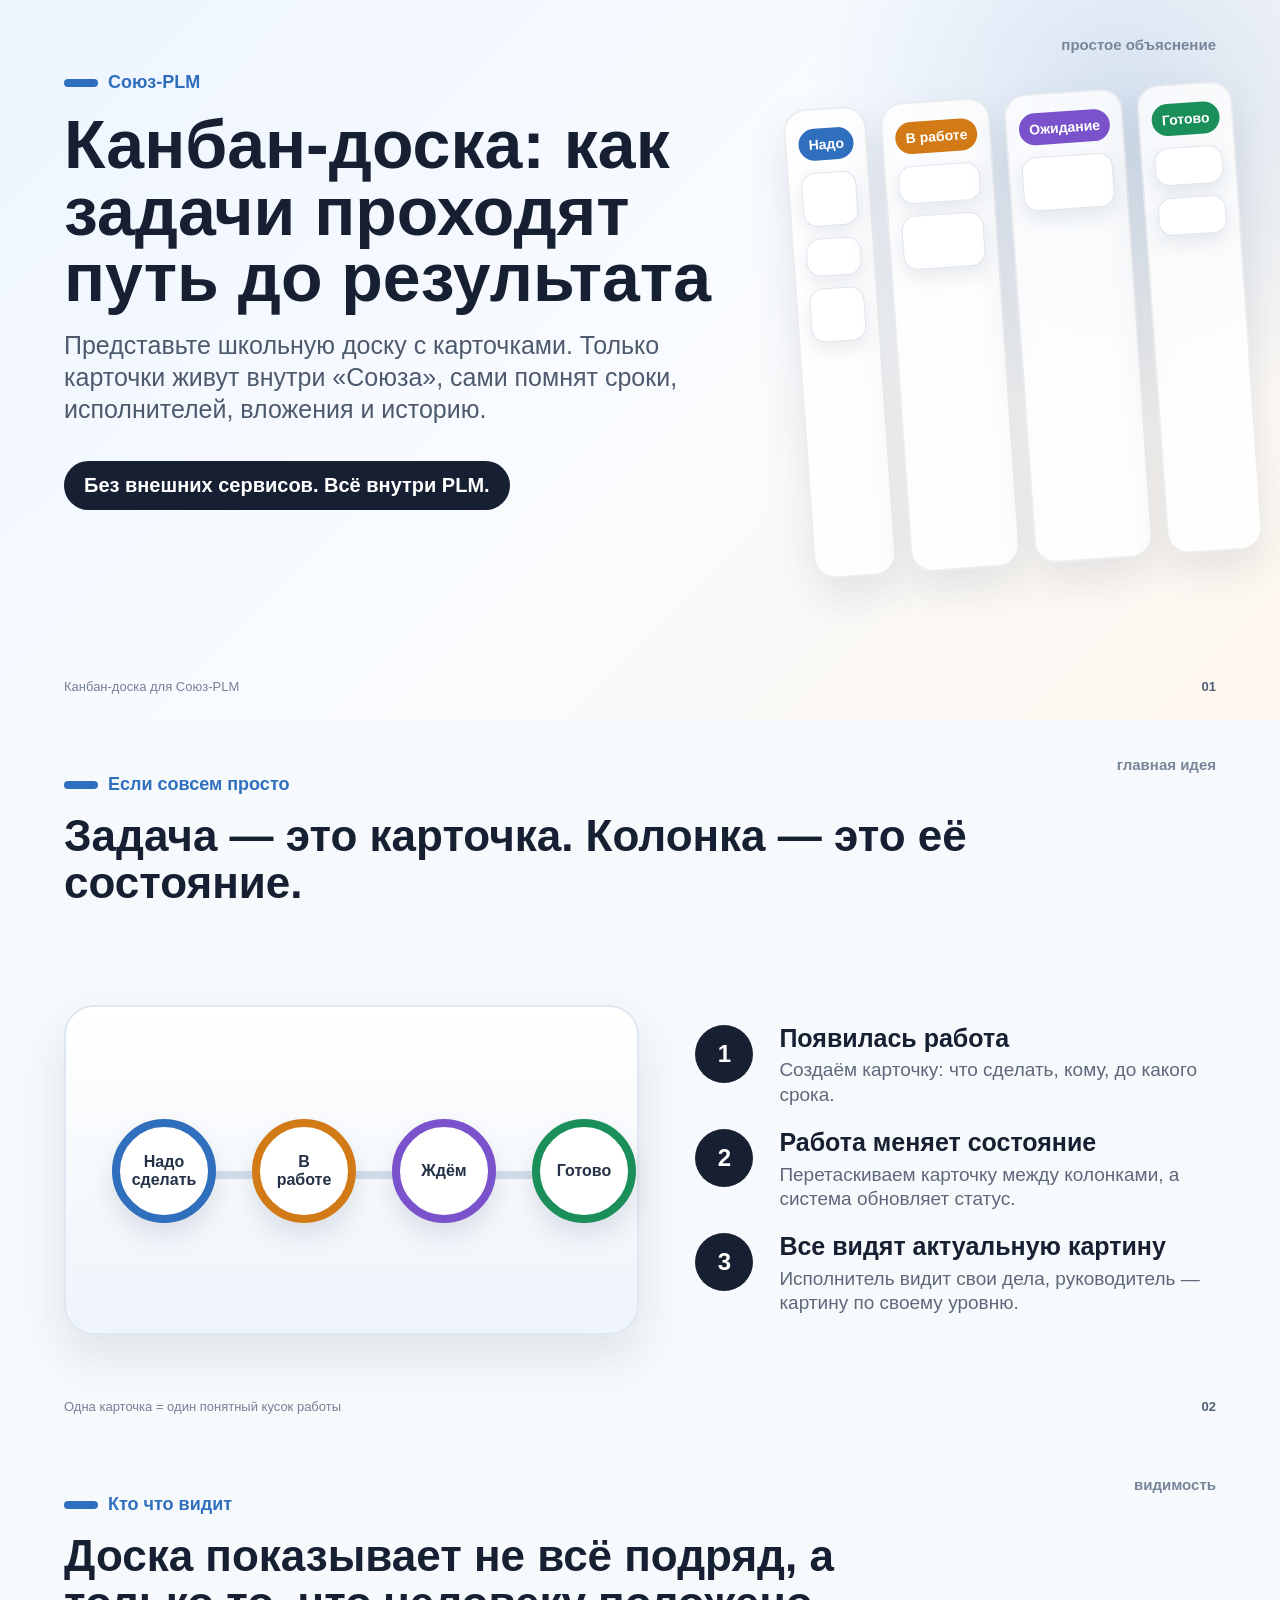
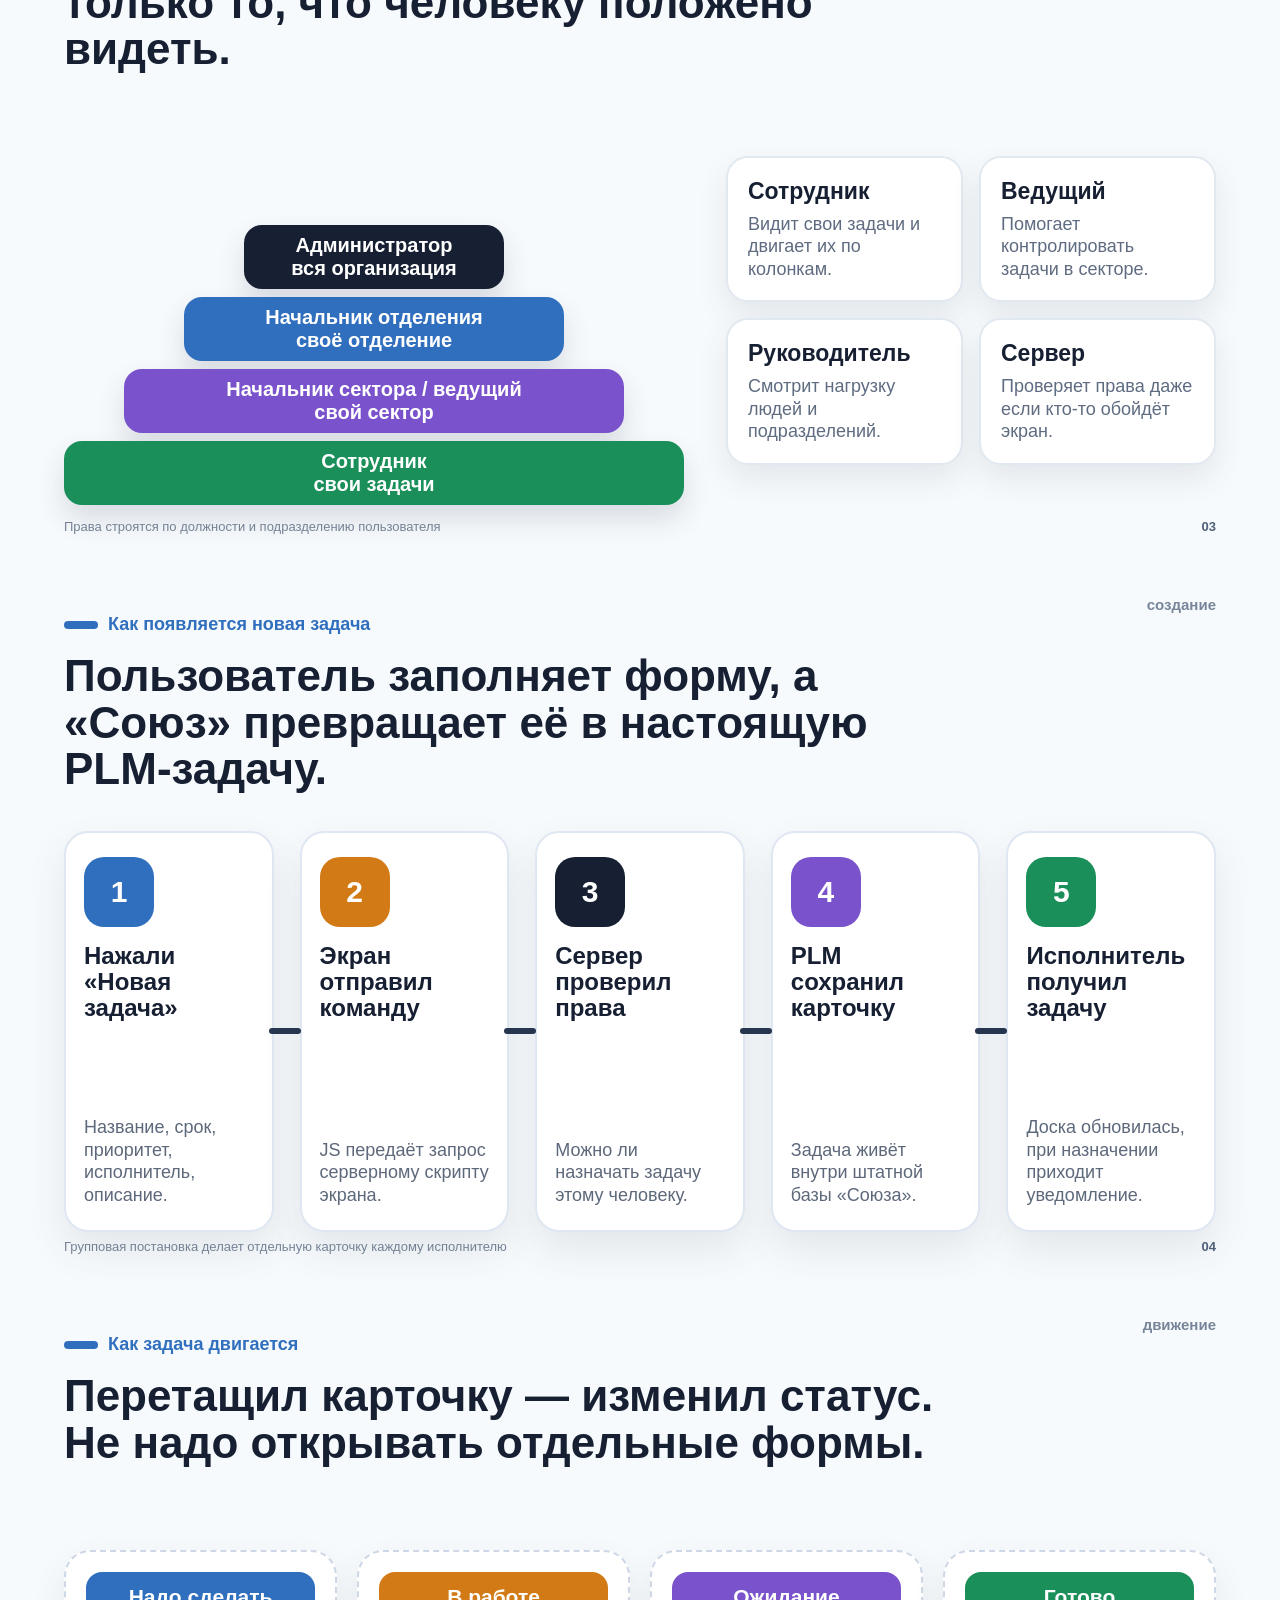
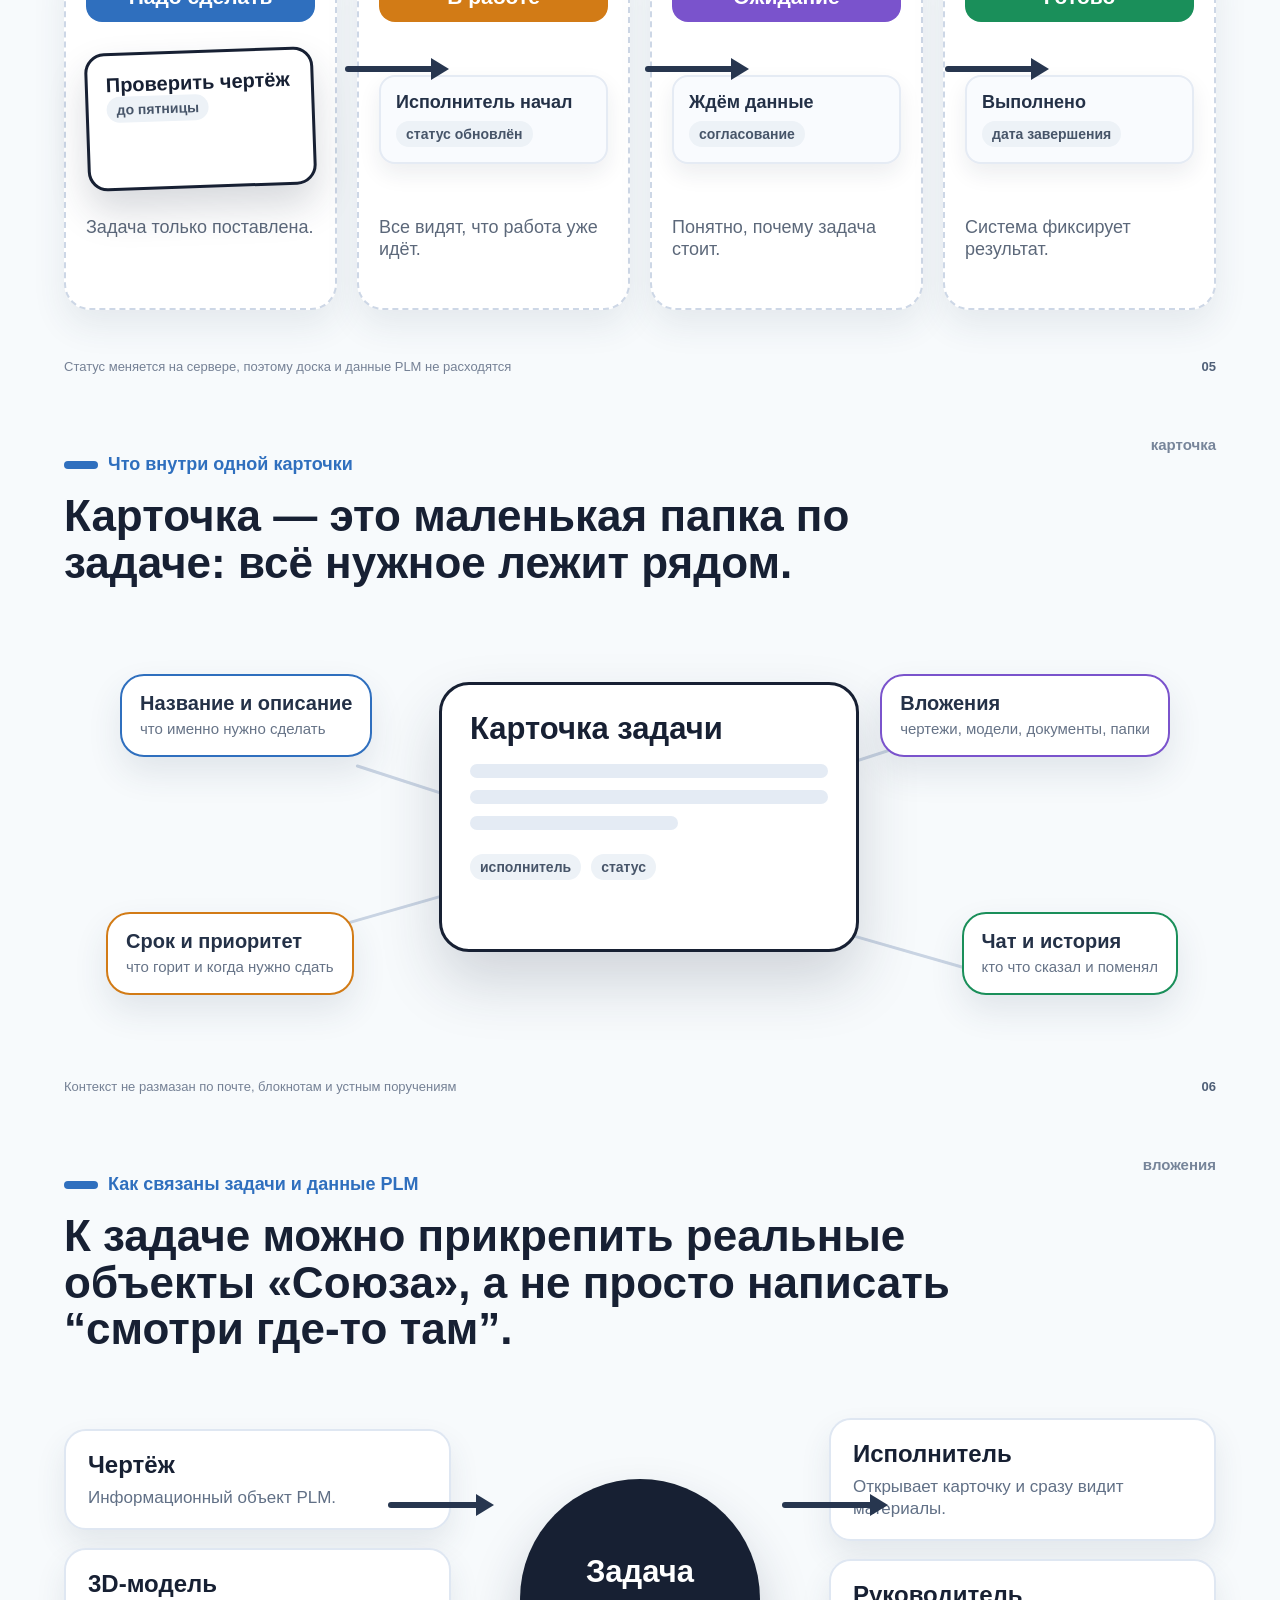
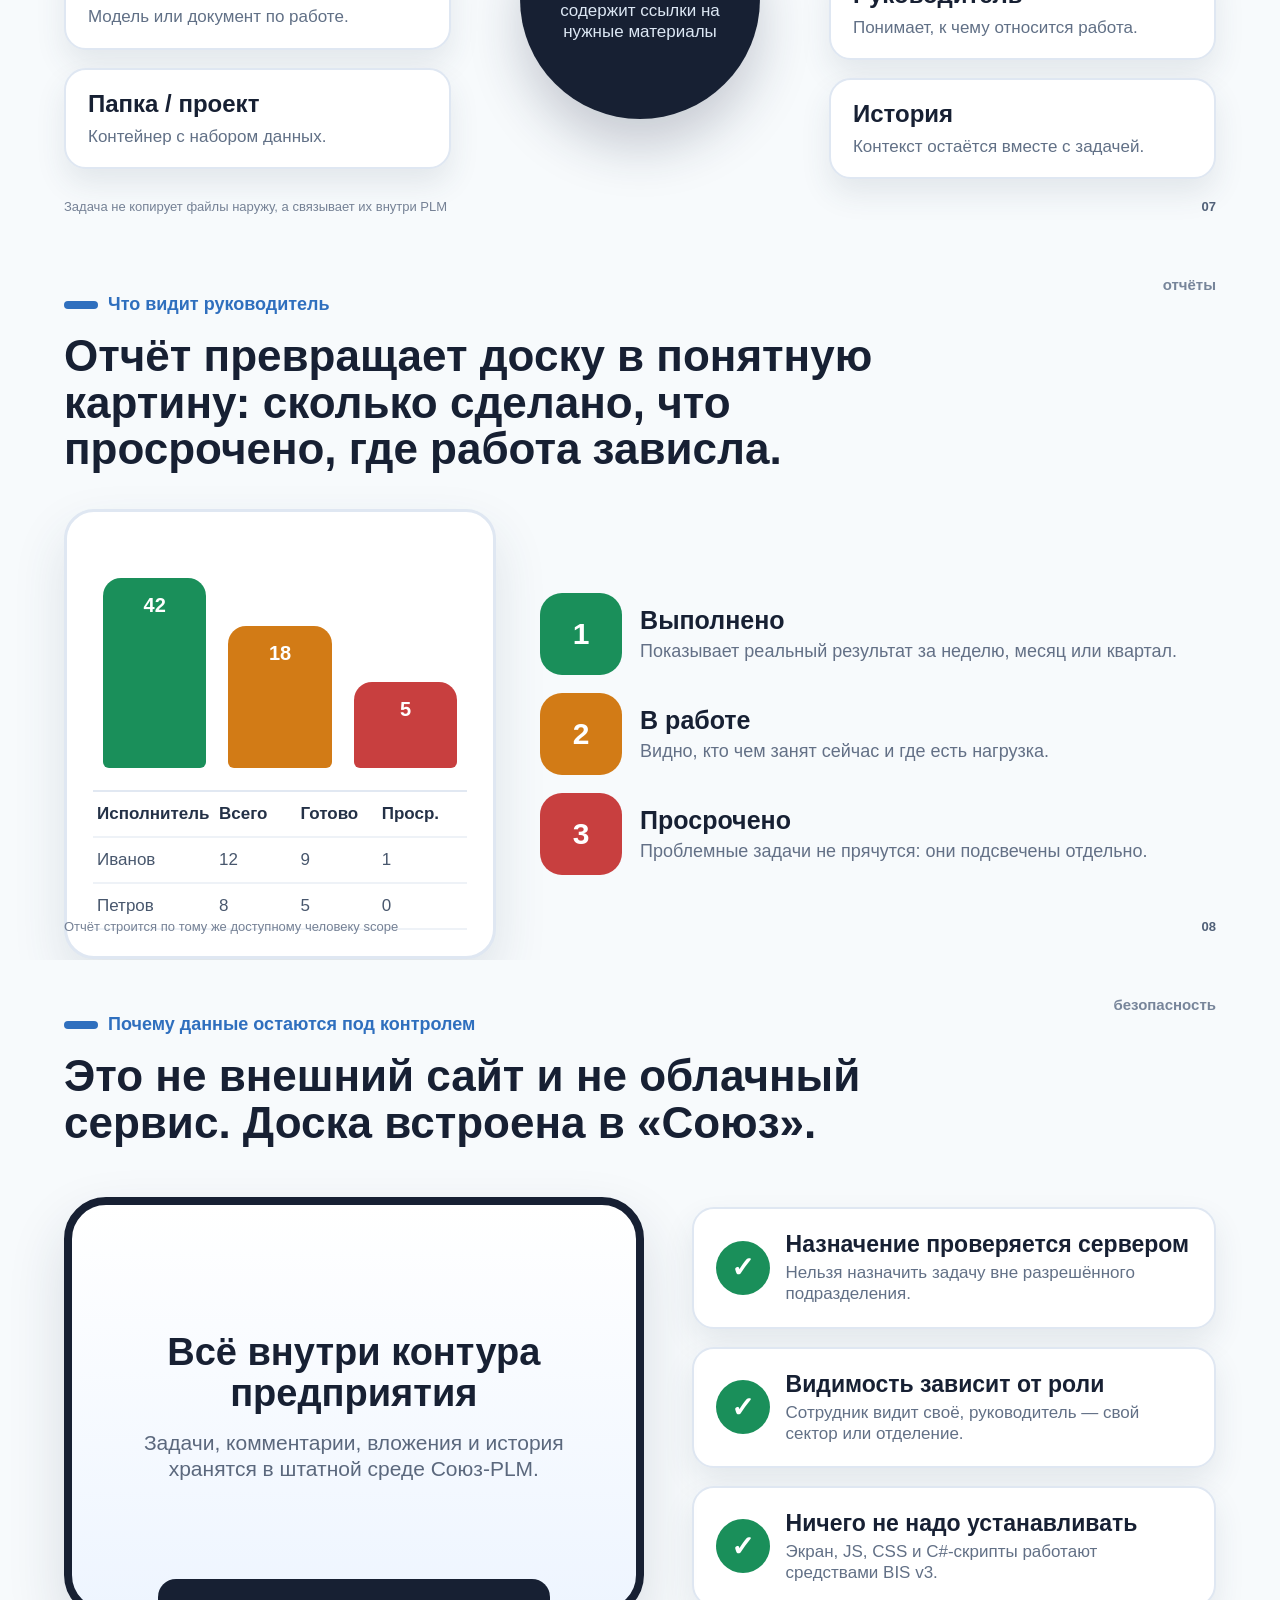
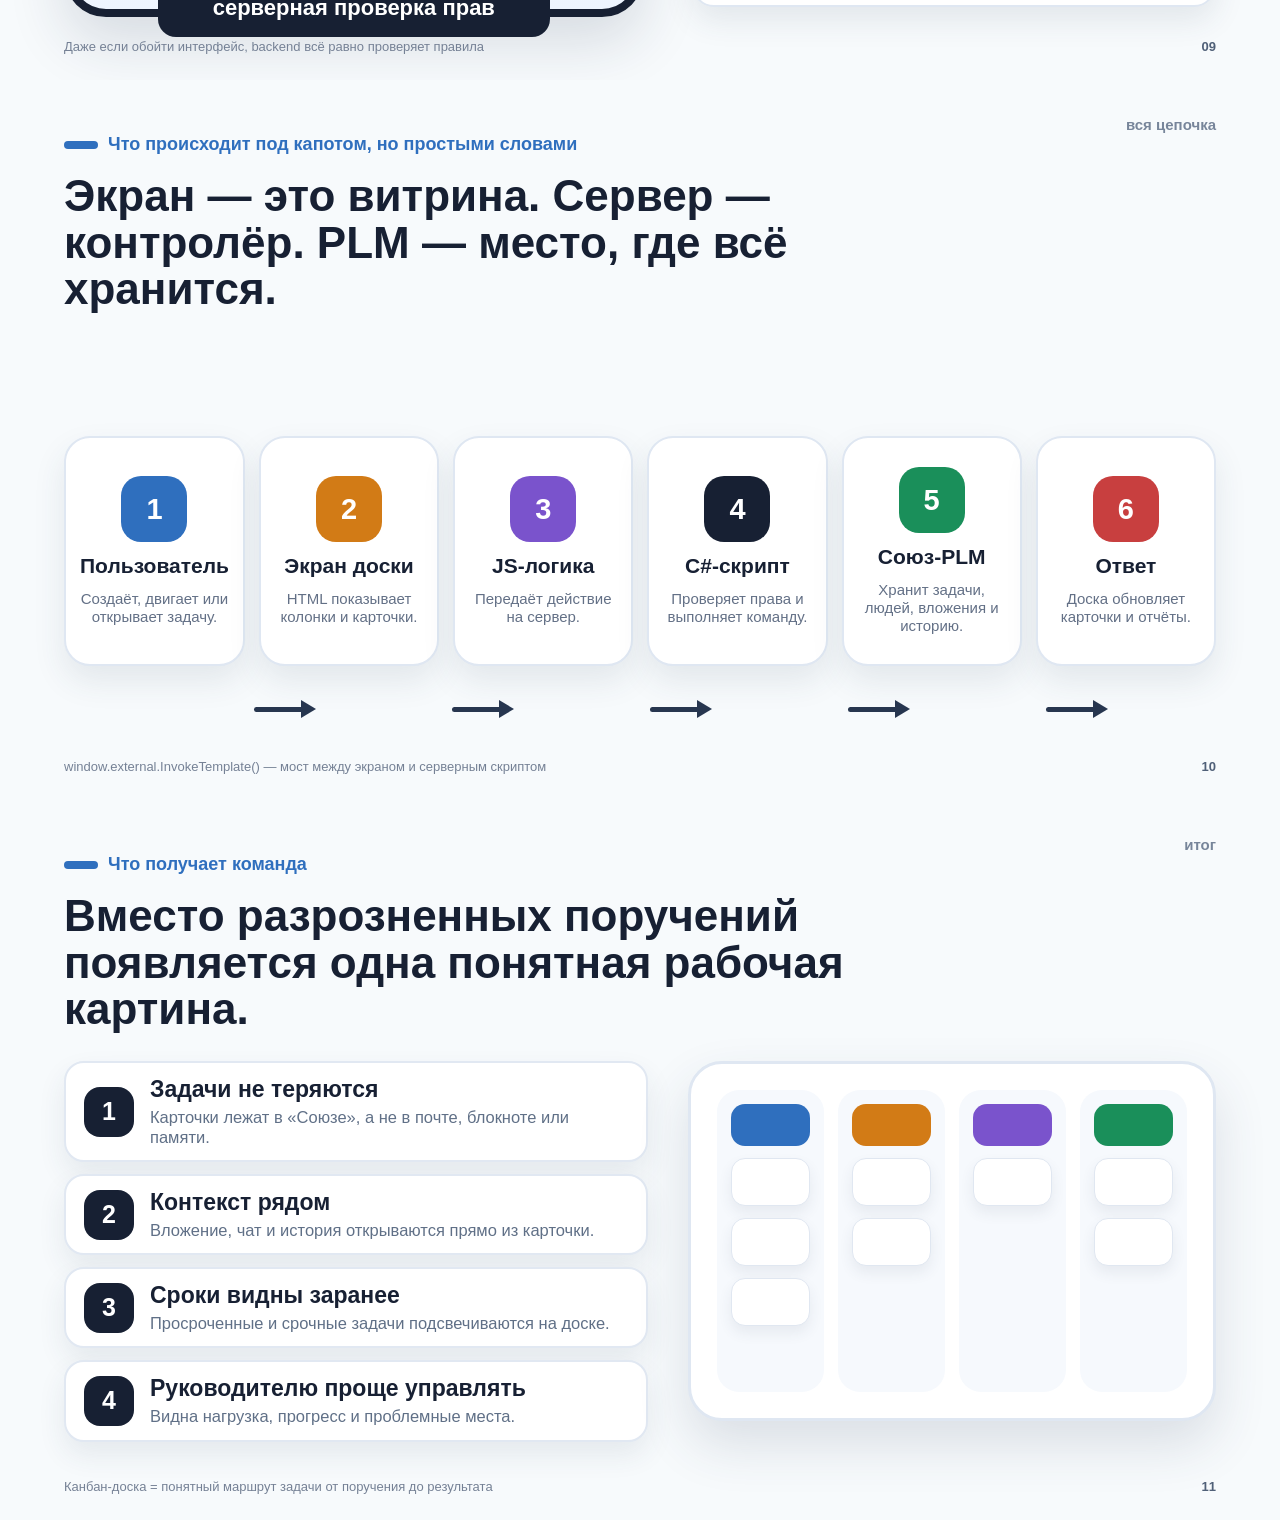
<file: docs for presentation/visual_explainer/kanban_visual_explainer.html>
<!doctype html>
<html lang="ru">
<head>
  <meta charset="utf-8">
  <meta name="viewport" content="width=device-width, initial-scale=1">
  <title>Канбан-доска в Союз-PLM: как это работает</title>
  <style>
    @page {
      size: 13.333333in 7.5in;
      margin: 0;
    }

    * {
      box-sizing: border-box;
    }

    html,
    body {
      margin: 0;
      padding: 0;
      background: #dfe5ee;
      color: #172033;
      font-family: Arial, "Segoe UI", sans-serif;
    }

    body {
      -webkit-print-color-adjust: exact;
      print-color-adjust: exact;
    }

    .slide {
      position: relative;
      width: 1280px;
      height: 720px;
      overflow: hidden;
      background: #f7fafc;
      page-break-after: always;
      display: flex;
      flex-direction: column;
      padding: 54px 64px 48px;
    }

    .slide:last-child {
      page-break-after: auto;
    }

    body.preview .slide {
      display: none;
      page-break-after: auto;
    }

    body.preview .slide.active {
      display: flex;
    }

    h1,
    h2,
    p {
      margin: 0;
    }

    h1 {
      font-size: 68px;
      line-height: 0.98;
      letter-spacing: 0;
      max-width: 840px;
    }

    h2 {
      font-size: 44px;
      line-height: 1.06;
      letter-spacing: 0;
      max-width: 920px;
    }

    .lead {
      margin-top: 18px;
      font-size: 25px;
      line-height: 1.28;
      color: #4d5a6d;
      max-width: 780px;
    }

    .kicker {
      display: inline-flex;
      align-items: center;
      gap: 10px;
      margin-bottom: 18px;
      color: #2f6fbe;
      font-size: 18px;
      font-weight: 700;
      letter-spacing: 0;
    }

    .kicker::before {
      content: "";
      width: 34px;
      height: 8px;
      border-radius: 99px;
      background: #2f6fbe;
    }

    .footer {
      position: absolute;
      left: 64px;
      right: 64px;
      bottom: 26px;
      display: flex;
      justify-content: space-between;
      align-items: center;
      color: #758195;
      font-size: 13px;
    }

    .page-num {
      font-weight: 700;
      color: #506078;
    }

    .accent-blue { color: #2f6fbe; }
    .accent-orange { color: #d27b16; }
    .accent-green { color: #1a8f5a; }
    .accent-red { color: #c83f3f; }
    .accent-purple { color: #7a53cc; }

    .cover {
      background:
        radial-gradient(circle at 88% 16%, rgba(47,111,190,0.18), transparent 25%),
        linear-gradient(135deg, #eef5ff 0%, #f8fbff 48%, #fff8ef 100%);
      padding-top: 72px;
    }

    .cover h1 {
      max-width: 700px;
    }

    .cover .lead {
      max-width: 670px;
    }

    .cover-grid {
      position: absolute;
      right: 72px;
      top: 96px;
      width: 410px;
      height: 470px;
      display: grid;
      grid-template-columns: repeat(4, 1fr);
      gap: 14px;
      transform: rotate(-4deg);
    }

    .cover-col {
      border-radius: 22px;
      padding: 18px 12px;
      background: rgba(255,255,255,0.78);
      border: 2px solid rgba(31,42,68,0.08);
      box-shadow: 0 20px 42px rgba(48,67,93,0.12);
      display: flex;
      flex-direction: column;
      gap: 12px;
    }

    .cover-col-title {
      font-size: 14px;
      font-weight: 800;
      color: #ffffff;
      border-radius: 999px;
      padding: 8px 10px;
      text-align: center;
      white-space: nowrap;
    }

    .cover-card {
      min-height: 54px;
      border-radius: 14px;
      background: #ffffff;
      border: 1px solid #e0e6ef;
      box-shadow: 0 8px 18px rgba(48,67,93,0.10);
    }

    .cover-card.small {
      min-height: 38px;
    }

    .cover-badge {
      margin-top: 36px;
      width: fit-content;
      border-radius: 999px;
      padding: 13px 20px;
      background: #172033;
      color: #ffffff;
      font-size: 20px;
      font-weight: 700;
    }

    .section-label {
      position: absolute;
      top: 36px;
      right: 64px;
      font-size: 15px;
      color: #77859a;
      font-weight: 700;
    }

    .board-demo {
      margin-top: 38px;
      height: 420px;
      display: grid;
      grid-template-columns: repeat(4, 1fr);
      gap: 20px;
    }

    .board-col {
      border-radius: 24px;
      background: #ffffff;
      border: 2px solid #e2e8f0;
      box-shadow: 0 20px 42px rgba(48,67,93,0.10);
      padding: 18px;
      display: flex;
      flex-direction: column;
      gap: 14px;
    }

    .board-head {
      border-radius: 16px;
      color: #ffffff;
      padding: 12px 14px;
      font-size: 20px;
      font-weight: 800;
      text-align: center;
    }

    .task-card {
      border-radius: 16px;
      background: #f9fbfe;
      border: 2px solid #e5ebf4;
      padding: 15px;
      min-height: 74px;
      box-shadow: 0 10px 22px rgba(31,42,68,0.08);
    }

    .task-title {
      font-size: 18px;
      font-weight: 800;
      margin-bottom: 8px;
      color: #243147;
    }

    .task-meta {
      font-size: 14px;
      color: #69778c;
      display: flex;
      gap: 8px;
      flex-wrap: wrap;
    }

    .mini-pill {
      display: inline-flex;
      align-items: center;
      justify-content: center;
      border-radius: 999px;
      padding: 6px 10px;
      font-size: 14px;
      line-height: 1;
      font-weight: 700;
      background: #edf2f7;
      color: #475569;
    }

    .arrow {
      position: absolute;
      height: 6px;
      background: #27364f;
      border-radius: 99px;
    }

    .arrow::after {
      content: "";
      position: absolute;
      right: -12px;
      top: -8px;
      border-left: 18px solid #27364f;
      border-top: 11px solid transparent;
      border-bottom: 11px solid transparent;
    }

    .idea-grid {
      margin-top: 42px;
      display: grid;
      grid-template-columns: 1.05fr 0.95fr;
      gap: 56px;
      align-items: center;
      flex: 1;
    }

    .simple-list {
      display: flex;
      flex-direction: column;
      gap: 22px;
    }

    .simple-item {
      display: grid;
      grid-template-columns: 66px 1fr;
      gap: 18px;
      align-items: start;
    }

    .simple-num {
      width: 58px;
      height: 58px;
      border-radius: 50%;
      background: #172033;
      color: #ffffff;
      display: flex;
      align-items: center;
      justify-content: center;
      font-size: 24px;
      font-weight: 800;
    }

    .simple-item h3 {
      margin: 0 0 6px;
      font-size: 25px;
      line-height: 1.1;
    }

    .simple-item p {
      font-size: 19px;
      line-height: 1.28;
      color: #5d687a;
    }

    .station-track {
      position: relative;
      height: 330px;
      border-radius: 30px;
      background: linear-gradient(180deg, #ffffff, #eef4fb);
      border: 2px solid #dfe7f2;
      box-shadow: 0 22px 48px rgba(48,67,93,0.12);
      padding: 34px 32px;
    }

    .station-line {
      position: absolute;
      left: 80px;
      right: 80px;
      top: 164px;
      height: 8px;
      border-radius: 99px;
      background: #d2dce9;
    }

    .station {
      position: absolute;
      width: 104px;
      height: 104px;
      border-radius: 50%;
      background: #ffffff;
      border: 8px solid #2f6fbe;
      display: flex;
      align-items: center;
      justify-content: center;
      text-align: center;
      font-size: 16px;
      font-weight: 800;
      color: #243147;
      box-shadow: 0 12px 24px rgba(31,42,68,0.12);
    }

    .station:nth-child(2) { left: 46px; top: 112px; border-color: #2f6fbe; }
    .station:nth-child(3) { left: 186px; top: 112px; border-color: #d27b16; }
    .station:nth-child(4) { left: 326px; top: 112px; border-color: #7a53cc; }
    .station:nth-child(5) { left: 466px; top: 112px; border-color: #1a8f5a; }

    .role-map {
      margin-top: 36px;
      display: grid;
      grid-template-columns: 0.95fr 1.05fr;
      gap: 42px;
      align-items: center;
      flex: 1;
    }

    .pyramid {
      height: 390px;
      display: flex;
      flex-direction: column;
      justify-content: flex-end;
      align-items: center;
      gap: 8px;
    }

    .pyr-layer {
      height: 64px;
      border-radius: 18px;
      display: flex;
      align-items: center;
      justify-content: center;
      text-align: center;
      color: #ffffff;
      font-weight: 800;
      font-size: 20px;
      box-shadow: 0 14px 28px rgba(31,42,68,0.14);
    }

    .pyr-admin { width: 260px; background: #172033; }
    .pyr-dept { width: 380px; background: #2f6fbe; }
    .pyr-sector { width: 500px; background: #7a53cc; }
    .pyr-user { width: 620px; background: #1a8f5a; }

    .role-cards {
      display: grid;
      grid-template-columns: 1fr 1fr;
      gap: 16px;
    }

    .role-card {
      background: #ffffff;
      border: 2px solid #e2e8f0;
      border-radius: 22px;
      padding: 20px;
      min-height: 132px;
      box-shadow: 0 14px 30px rgba(48,67,93,0.10);
    }

    .role-card h3 {
      margin: 0 0 8px;
      font-size: 23px;
    }

    .role-card p {
      color: #5e6b80;
      font-size: 18px;
      line-height: 1.25;
    }

    .flow {
      margin-top: 38px;
      display: grid;
      grid-template-columns: repeat(5, 1fr);
      gap: 26px;
      align-items: stretch;
      position: relative;
      flex: 1;
    }

    .flow-step {
      position: relative;
      border-radius: 24px;
      padding: 24px 18px;
      background: #ffffff;
      border: 2px solid #dfe7f2;
      box-shadow: 0 18px 38px rgba(48,67,93,0.10);
      min-height: 302px;
      display: flex;
      flex-direction: column;
      justify-content: space-between;
    }

    .flow-step::after {
      content: "";
      position: absolute;
      right: -29px;
      top: 50%;
      width: 32px;
      height: 6px;
      background: #27364f;
      transform: translateY(-50%);
      border-radius: 99px;
      z-index: 2;
    }

    .flow-step:last-child::after {
      display: none;
    }

    .flow-icon {
      width: 70px;
      height: 70px;
      border-radius: 20px;
      display: flex;
      align-items: center;
      justify-content: center;
      color: #ffffff;
      font-size: 30px;
      font-weight: 900;
      margin-bottom: 16px;
    }

    .flow-step h3 {
      margin: 0 0 8px;
      font-size: 24px;
      line-height: 1.08;
    }

    .flow-step p {
      font-size: 18px;
      line-height: 1.25;
      color: #5d687a;
    }

    .move-row {
      margin-top: 42px;
      display: grid;
      grid-template-columns: repeat(4, 1fr);
      gap: 20px;
      position: relative;
      flex: 1;
      align-items: center;
    }

    .move-lane {
      height: 360px;
      border-radius: 26px;
      background: #ffffff;
      border: 2px dashed #cdd7e6;
      padding: 20px;
      display: flex;
      flex-direction: column;
      justify-content: space-between;
      box-shadow: 0 16px 34px rgba(48,67,93,0.09);
    }

    .move-title {
      color: #ffffff;
      font-size: 21px;
      font-weight: 800;
      text-align: center;
      border-radius: 16px;
      padding: 13px;
    }

    .moving-card {
      border-radius: 20px;
      background: #ffffff;
      border: 3px solid #172033;
      padding: 18px;
      min-height: 138px;
      box-shadow: 0 20px 38px rgba(31,42,68,0.18);
      font-size: 20px;
      font-weight: 800;
      transform: rotate(-2deg);
    }

    .move-note {
      font-size: 18px;
      line-height: 1.24;
      color: #5c687a;
      min-height: 72px;
    }

    .card-exploded {
      margin-top: 34px;
      flex: 1;
      position: relative;
    }

    .big-task-card {
      position: absolute;
      left: 375px;
      top: 62px;
      width: 420px;
      min-height: 270px;
      border-radius: 30px;
      background: #ffffff;
      border: 3px solid #172033;
      box-shadow: 0 30px 60px rgba(31,42,68,0.18);
      padding: 28px;
    }

    .big-task-card h3 {
      margin: 0 0 18px;
      font-size: 31px;
      line-height: 1.05;
    }

    .card-line {
      height: 14px;
      border-radius: 99px;
      background: #e4ebf4;
      margin-bottom: 12px;
    }

    .card-line.short {
      width: 58%;
    }

    .bubble {
      position: absolute;
      border-radius: 24px;
      padding: 16px 18px;
      min-width: 190px;
      background: #ffffff;
      border: 2px solid #e2e8f0;
      box-shadow: 0 16px 34px rgba(48,67,93,0.11);
      font-size: 20px;
      font-weight: 800;
      color: #243147;
    }

    .bubble small {
      display: block;
      margin-top: 5px;
      font-size: 15px;
      line-height: 1.25;
      color: #667387;
      font-weight: 400;
    }

    .connector {
      position: absolute;
      height: 3px;
      background: #c9d4e3;
      transform-origin: left center;
      border-radius: 99px;
    }

    .attach-layout {
      margin-top: 36px;
      display: grid;
      grid-template-columns: 1fr 0.78fr 1fr;
      gap: 38px;
      align-items: center;
      flex: 1;
    }

    .plm-stack,
    .task-center,
    .work-stack {
      min-height: 420px;
      display: flex;
      flex-direction: column;
      justify-content: center;
      gap: 18px;
    }

    .object-tile {
      border-radius: 22px;
      background: #ffffff;
      border: 2px solid #dfe7f2;
      padding: 20px 22px;
      box-shadow: 0 15px 30px rgba(48,67,93,0.10);
    }

    .object-tile h3 {
      margin: 0 0 8px;
      font-size: 24px;
    }

    .object-tile p {
      font-size: 17px;
      color: #617086;
      line-height: 1.25;
    }

    .round-node {
      width: 240px;
      height: 240px;
      border-radius: 50%;
      background: #172033;
      color: #ffffff;
      display: flex;
      flex-direction: column;
      align-items: center;
      justify-content: center;
      text-align: center;
      font-size: 31px;
      line-height: 1.05;
      font-weight: 900;
      box-shadow: 0 28px 52px rgba(31,42,68,0.22);
      margin: 0 auto;
    }

    .round-node span {
      margin-top: 12px;
      font-size: 17px;
      line-height: 1.24;
      max-width: 170px;
      font-weight: 400;
      color: #dce7f4;
    }

    .report-layout {
      margin-top: 36px;
      display: grid;
      grid-template-columns: 0.78fr 1.22fr;
      gap: 44px;
      align-items: center;
      flex: 1;
    }

    .report-screen {
      border-radius: 30px;
      background: #ffffff;
      border: 3px solid #dfe7f2;
      box-shadow: 0 24px 52px rgba(48,67,93,0.13);
      padding: 26px;
      min-height: 390px;
    }

    .report-bars {
      display: flex;
      align-items: end;
      gap: 22px;
      height: 230px;
      padding: 22px 10px 0;
    }

    .bar {
      flex: 1;
      border-radius: 18px 18px 6px 6px;
      display: flex;
      align-items: flex-start;
      justify-content: center;
      color: #ffffff;
      font-size: 20px;
      font-weight: 900;
      padding-top: 16px;
    }

    .report-table {
      margin-top: 22px;
      border-top: 2px solid #e1e8f2;
    }

    .report-row {
      display: grid;
      grid-template-columns: 1.2fr 0.8fr 0.8fr 0.8fr;
      border-bottom: 2px solid #eef2f7;
      padding: 12px 4px;
      font-size: 17px;
      color: #48576d;
    }

    .metric-list {
      display: flex;
      flex-direction: column;
      gap: 18px;
    }

    .metric {
      display: grid;
      grid-template-columns: 82px 1fr;
      gap: 18px;
      align-items: center;
    }

    .metric-num {
      width: 82px;
      height: 82px;
      border-radius: 22px;
      background: #172033;
      color: #ffffff;
      display: flex;
      align-items: center;
      justify-content: center;
      font-size: 30px;
      font-weight: 900;
    }

    .metric h3 {
      margin: 0 0 5px;
      font-size: 25px;
    }

    .metric p {
      font-size: 18px;
      color: #637086;
      line-height: 1.25;
    }

    .safe-layout {
      margin-top: 36px;
      display: grid;
      grid-template-columns: 1.05fr 0.95fr;
      gap: 48px;
      align-items: center;
      flex: 1;
    }

    .perimeter {
      position: relative;
      height: 420px;
      border-radius: 42px;
      border: 8px solid #172033;
      background: linear-gradient(180deg, #ffffff, #eef5ff);
      box-shadow: 0 26px 58px rgba(31,42,68,0.14);
      display: flex;
      align-items: center;
      justify-content: center;
      text-align: center;
      padding: 40px;
    }

    .perimeter h3 {
      margin: 0;
      font-size: 38px;
      line-height: 1.08;
    }

    .perimeter p {
      margin-top: 16px;
      color: #5b687d;
      font-size: 21px;
      line-height: 1.24;
    }

    .lock-bar {
      position: absolute;
      left: 86px;
      right: 86px;
      bottom: -28px;
      height: 58px;
      border-radius: 18px;
      background: #172033;
      color: #ffffff;
      display: flex;
      align-items: center;
      justify-content: center;
      font-size: 22px;
      font-weight: 800;
    }

    .rules {
      display: flex;
      flex-direction: column;
      gap: 18px;
    }

    .rule-card {
      border-radius: 22px;
      background: #ffffff;
      border: 2px solid #dfe7f2;
      box-shadow: 0 14px 30px rgba(48,67,93,0.10);
      padding: 22px;
      display: grid;
      grid-template-columns: 54px 1fr;
      gap: 16px;
      align-items: center;
    }

    .check {
      width: 54px;
      height: 54px;
      border-radius: 50%;
      background: #1a8f5a;
      color: #ffffff;
      display: flex;
      align-items: center;
      justify-content: center;
      font-size: 28px;
      font-weight: 900;
    }

    .rule-card h3 {
      margin: 0 0 4px;
      font-size: 23px;
    }

    .rule-card p {
      font-size: 17px;
      color: #627086;
      line-height: 1.24;
    }

    .big-picture {
      margin-top: 38px;
      flex: 1;
      display: grid;
      grid-template-columns: repeat(6, 1fr);
      gap: 14px;
      align-items: center;
      position: relative;
    }

    .system-node {
      min-height: 230px;
      border-radius: 26px;
      background: #ffffff;
      border: 2px solid #dfe7f2;
      box-shadow: 0 15px 32px rgba(48,67,93,0.10);
      padding: 20px 14px;
      text-align: center;
      display: flex;
      flex-direction: column;
      justify-content: center;
      gap: 12px;
    }

    .system-node h3 {
      margin: 0;
      font-size: 21px;
      line-height: 1.12;
    }

    .system-node p {
      font-size: 15px;
      color: #637086;
      line-height: 1.22;
    }

    .node-dot {
      width: 66px;
      height: 66px;
      border-radius: 20px;
      color: #ffffff;
      display: flex;
      align-items: center;
      justify-content: center;
      font-size: 29px;
      font-weight: 900;
      margin: 0 auto;
    }

    .connector-arrow {
      position: absolute;
      top: 356px;
      height: 5px;
      width: 52px;
      background: #27364f;
      border-radius: 99px;
    }

    .connector-arrow::after {
      content: "";
      position: absolute;
      right: -10px;
      top: -7px;
      border-left: 15px solid #27364f;
      border-top: 9px solid transparent;
      border-bottom: 9px solid transparent;
    }

    .summary-layout {
      margin-top: 28px;
      flex: 1;
      display: grid;
      grid-template-columns: 1.05fr 0.95fr;
      gap: 40px;
      align-items: start;
    }

    .result-list {
      display: flex;
      flex-direction: column;
      gap: 12px;
    }

    .result-item {
      display: grid;
      grid-template-columns: 50px 1fr;
      gap: 16px;
      align-items: center;
      background: #ffffff;
      border: 2px solid #e1e8f2;
      border-radius: 20px;
      padding: 13px 18px;
      box-shadow: 0 13px 28px rgba(48,67,93,0.09);
    }

    .result-mark {
      width: 50px;
      height: 50px;
      border-radius: 16px;
      background: #172033;
      color: #ffffff;
      display: flex;
      align-items: center;
      justify-content: center;
      font-size: 25px;
      font-weight: 900;
    }

    .result-item h3 {
      margin: 0 0 4px;
      font-size: 23px;
    }

    .result-item p {
      color: #607087;
      font-size: 16.5px;
      line-height: 1.22;
    }

    .final-board {
      height: 360px;
      border-radius: 34px;
      background: #ffffff;
      border: 3px solid #dfe7f2;
      padding: 26px;
      box-shadow: 0 24px 52px rgba(48,67,93,0.14);
      display: grid;
      grid-template-columns: repeat(4, 1fr);
      gap: 14px;
    }

    .final-col {
      border-radius: 22px;
      background: #f6f9fd;
      padding: 14px;
      display: flex;
      flex-direction: column;
      gap: 12px;
    }

    .final-head {
      height: 42px;
      border-radius: 14px;
    }

    .final-mini {
      height: 48px;
      border-radius: 14px;
      background: #ffffff;
      border: 1px solid #e0e7f1;
      box-shadow: 0 7px 14px rgba(48,67,93,0.08);
    }

    .bg-blue { background: #2f6fbe; }
    .bg-orange { background: #d27b16; }
    .bg-purple { background: #7a53cc; }
    .bg-green { background: #1a8f5a; }
    .bg-red { background: #c83f3f; }
    .bg-dark { background: #172033; }

    @media print {
      html,
      body {
        width: 13.333333in;
        background: #ffffff;
      }

      .slide {
        width: 13.333333in;
        height: 7.5in;
        margin: 0;
      }
    }
  </style>
</head>
<body>

  <section class="slide cover" data-slide="1">
    <div class="section-label">простое объяснение</div>
    <div class="kicker">Союз-PLM</div>
    <h1>Канбан-доска: как задачи проходят путь до результата</h1>
    <p class="lead">Представьте школьную доску с карточками. Только карточки живут внутри «Союза», сами помнят сроки, исполнителей, вложения и историю.</p>
    <div class="cover-badge">Без внешних сервисов. Всё внутри PLM.</div>
    <div class="cover-grid" aria-hidden="true">
      <div class="cover-col">
        <div class="cover-col-title bg-blue">Надо</div>
        <div class="cover-card"></div>
        <div class="cover-card small"></div>
        <div class="cover-card"></div>
      </div>
      <div class="cover-col">
        <div class="cover-col-title bg-orange">В работе</div>
        <div class="cover-card small"></div>
        <div class="cover-card"></div>
      </div>
      <div class="cover-col">
        <div class="cover-col-title bg-purple">Ожидание</div>
        <div class="cover-card"></div>
      </div>
      <div class="cover-col">
        <div class="cover-col-title bg-green">Готово</div>
        <div class="cover-card small"></div>
        <div class="cover-card small"></div>
      </div>
    </div>
    <div class="footer"><span>Канбан-доска для Союз-PLM</span><span class="page-num">01</span></div>
  </section>

  <section class="slide" data-slide="2">
    <div class="section-label">главная идея</div>
    <div class="kicker">Если совсем просто</div>
    <h2>Задача — это карточка. Колонка — это её состояние.</h2>
    <div class="idea-grid">
      <div class="station-track">
        <div class="station-line"></div>
        <div class="station">Надо<br>сделать</div>
        <div class="station">В<br>работе</div>
        <div class="station">Ждём</div>
        <div class="station">Готово</div>
      </div>
      <div class="simple-list">
        <div class="simple-item">
          <div class="simple-num">1</div>
          <div><h3>Появилась работа</h3><p>Создаём карточку: что сделать, кому, до какого срока.</p></div>
        </div>
        <div class="simple-item">
          <div class="simple-num">2</div>
          <div><h3>Работа меняет состояние</h3><p>Перетаскиваем карточку между колонками, а система обновляет статус.</p></div>
        </div>
        <div class="simple-item">
          <div class="simple-num">3</div>
          <div><h3>Все видят актуальную картину</h3><p>Исполнитель видит свои дела, руководитель — картину по своему уровню.</p></div>
        </div>
      </div>
    </div>
    <div class="footer"><span>Одна карточка = один понятный кусок работы</span><span class="page-num">02</span></div>
  </section>

  <section class="slide" data-slide="3">
    <div class="section-label">видимость</div>
    <div class="kicker">Кто что видит</div>
    <h2>Доска показывает не всё подряд, а только то, что человеку положено видеть.</h2>
    <div class="role-map">
      <div class="pyramid" aria-hidden="true">
        <div class="pyr-layer pyr-admin">Администратор<br>вся организация</div>
        <div class="pyr-layer pyr-dept">Начальник отделения<br>своё отделение</div>
        <div class="pyr-layer pyr-sector">Начальник сектора / ведущий<br>свой сектор</div>
        <div class="pyr-layer pyr-user">Сотрудник<br>свои задачи</div>
      </div>
      <div class="role-cards">
        <div class="role-card"><h3>Сотрудник</h3><p>Видит свои задачи и двигает их по колонкам.</p></div>
        <div class="role-card"><h3>Ведущий</h3><p>Помогает контролировать задачи в секторе.</p></div>
        <div class="role-card"><h3>Руководитель</h3><p>Смотрит нагрузку людей и подразделений.</p></div>
        <div class="role-card"><h3>Сервер</h3><p>Проверяет права даже если кто-то обойдёт экран.</p></div>
      </div>
    </div>
    <div class="footer"><span>Права строятся по должности и подразделению пользователя</span><span class="page-num">03</span></div>
  </section>

  <section class="slide" data-slide="4">
    <div class="section-label">создание</div>
    <div class="kicker">Как появляется новая задача</div>
    <h2>Пользователь заполняет форму, а «Союз» превращает её в настоящую PLM-задачу.</h2>
    <div class="flow">
      <div class="flow-step">
        <div><div class="flow-icon bg-blue">1</div><h3>Нажали<br>«Новая задача»</h3></div>
        <p>Название, срок, приоритет, исполнитель, описание.</p>
      </div>
      <div class="flow-step">
        <div><div class="flow-icon bg-orange">2</div><h3>Экран отправил<br>команду</h3></div>
        <p>JS передаёт запрос серверному скрипту экрана.</p>
      </div>
      <div class="flow-step">
        <div><div class="flow-icon bg-dark">3</div><h3>Сервер<br>проверил права</h3></div>
        <p>Можно ли назначать задачу этому человеку.</p>
      </div>
      <div class="flow-step">
        <div><div class="flow-icon bg-purple">4</div><h3>PLM сохранил<br>карточку</h3></div>
        <p>Задача живёт внутри штатной базы «Союза».</p>
      </div>
      <div class="flow-step">
        <div><div class="flow-icon bg-green">5</div><h3>Исполнитель<br>получил задачу</h3></div>
        <p>Доска обновилась, при назначении приходит уведомление.</p>
      </div>
    </div>
    <div class="footer"><span>Групповая постановка делает отдельную карточку каждому исполнителю</span><span class="page-num">04</span></div>
  </section>

  <section class="slide" data-slide="5">
    <div class="section-label">движение</div>
    <div class="kicker">Как задача двигается</div>
    <h2>Перетащил карточку — изменил статус. Не надо открывать отдельные формы.</h2>
    <div class="move-row">
      <div class="move-lane">
        <div class="move-title bg-blue">Надо сделать</div>
        <div class="moving-card">Проверить чертёж<br><span class="mini-pill">до пятницы</span></div>
        <div class="move-note">Задача только поставлена.</div>
      </div>
      <div class="move-lane">
        <div class="move-title bg-orange">В работе</div>
        <div class="task-card"><div class="task-title">Исполнитель начал</div><div class="task-meta"><span class="mini-pill">статус обновлён</span></div></div>
        <div class="move-note">Все видят, что работа уже идёт.</div>
      </div>
      <div class="move-lane">
        <div class="move-title bg-purple">Ожидание</div>
        <div class="task-card"><div class="task-title">Ждём данные</div><div class="task-meta"><span class="mini-pill">согласование</span></div></div>
        <div class="move-note">Понятно, почему задача стоит.</div>
      </div>
      <div class="move-lane">
        <div class="move-title bg-green">Готово</div>
        <div class="task-card"><div class="task-title">Выполнено</div><div class="task-meta"><span class="mini-pill">дата завершения</span></div></div>
        <div class="move-note">Система фиксирует результат.</div>
      </div>
    </div>
    <div class="arrow" style="left: 345px; top: 386px; width: 92px;"></div>
    <div class="arrow" style="left: 645px; top: 386px; width: 92px;"></div>
    <div class="arrow" style="left: 945px; top: 386px; width: 92px;"></div>
    <div class="footer"><span>Статус меняется на сервере, поэтому доска и данные PLM не расходятся</span><span class="page-num">05</span></div>
  </section>

  <section class="slide" data-slide="6">
    <div class="section-label">карточка</div>
    <div class="kicker">Что внутри одной карточки</div>
    <h2>Карточка — это маленькая папка по задаче: всё нужное лежит рядом.</h2>
    <div class="card-exploded">
      <div class="connector" style="left: 292px; top: 144px; width: 166px; transform: rotate(18deg);"></div>
      <div class="connector" style="left: 282px; top: 302px; width: 176px; transform: rotate(-16deg);"></div>
      <div class="connector" style="left: 760px; top: 150px; width: 172px; transform: rotate(-18deg);"></div>
      <div class="connector" style="left: 760px; top: 306px; width: 182px; transform: rotate(16deg);"></div>
      <div class="bubble" style="left: 56px; top: 54px; border-color:#2f6fbe;">Название и описание<small>что именно нужно сделать</small></div>
      <div class="bubble" style="left: 42px; top: 292px; border-color:#d27b16;">Срок и приоритет<small>что горит и когда нужно сдать</small></div>
      <div class="big-task-card">
        <h3>Карточка задачи</h3>
        <div class="card-line"></div>
        <div class="card-line"></div>
        <div class="card-line short"></div>
        <div style="margin-top:24px; display:flex; gap:10px;">
          <span class="mini-pill">исполнитель</span>
          <span class="mini-pill">статус</span>
        </div>
      </div>
      <div class="bubble" style="right: 46px; top: 54px; border-color:#7a53cc;">Вложения<small>чертежи, модели, документы, папки</small></div>
      <div class="bubble" style="right: 38px; top: 292px; border-color:#1a8f5a;">Чат и история<small>кто что сказал и поменял</small></div>
    </div>
    <div class="footer"><span>Контекст не размазан по почте, блокнотам и устным поручениям</span><span class="page-num">06</span></div>
  </section>

  <section class="slide" data-slide="7">
    <div class="section-label">вложения</div>
    <div class="kicker">Как связаны задачи и данные PLM</div>
    <h2>К задаче можно прикрепить реальные объекты «Союза», а не просто написать “смотри где-то там”.</h2>
    <div class="attach-layout">
      <div class="plm-stack">
        <div class="object-tile"><h3>Чертёж</h3><p>Информационный объект PLM.</p></div>
        <div class="object-tile"><h3>3D-модель</h3><p>Модель или документ по работе.</p></div>
        <div class="object-tile"><h3>Папка / проект</h3><p>Контейнер с набором данных.</p></div>
      </div>
      <div class="task-center">
        <div class="round-node">Задача<span>содержит ссылки на нужные материалы</span></div>
      </div>
      <div class="work-stack">
        <div class="object-tile"><h3>Исполнитель</h3><p>Открывает карточку и сразу видит материалы.</p></div>
        <div class="object-tile"><h3>Руководитель</h3><p>Понимает, к чему относится работа.</p></div>
        <div class="object-tile"><h3>История</h3><p>Контекст остаётся вместе с задачей.</p></div>
      </div>
    </div>
    <div class="arrow" style="left: 388px; top: 382px; width: 94px;"></div>
    <div class="arrow" style="left: 782px; top: 382px; width: 94px;"></div>
    <div class="footer"><span>Задача не копирует файлы наружу, а связывает их внутри PLM</span><span class="page-num">07</span></div>
  </section>

  <section class="slide" data-slide="8">
    <div class="section-label">отчёты</div>
    <div class="kicker">Что видит руководитель</div>
    <h2>Отчёт превращает доску в понятную картину: сколько сделано, что просрочено, где работа зависла.</h2>
    <div class="report-layout">
      <div class="report-screen">
        <div class="report-bars">
          <div class="bar bg-green" style="height: 190px;">42</div>
          <div class="bar bg-orange" style="height: 142px;">18</div>
          <div class="bar bg-red" style="height: 86px;">5</div>
        </div>
        <div class="report-table">
          <div class="report-row" style="font-weight:800;color:#243147;"><span>Исполнитель</span><span>Всего</span><span>Готово</span><span>Проср.</span></div>
          <div class="report-row"><span>Иванов</span><span>12</span><span>9</span><span>1</span></div>
          <div class="report-row"><span>Петров</span><span>8</span><span>5</span><span>0</span></div>
        </div>
      </div>
      <div class="metric-list">
        <div class="metric"><div class="metric-num bg-green">1</div><div><h3>Выполнено</h3><p>Показывает реальный результат за неделю, месяц или квартал.</p></div></div>
        <div class="metric"><div class="metric-num bg-orange">2</div><div><h3>В работе</h3><p>Видно, кто чем занят сейчас и где есть нагрузка.</p></div></div>
        <div class="metric"><div class="metric-num bg-red">3</div><div><h3>Просрочено</h3><p>Проблемные задачи не прячутся: они подсвечены отдельно.</p></div></div>
      </div>
    </div>
    <div class="footer"><span>Отчёт строится по тому же доступному человеку scope</span><span class="page-num">08</span></div>
  </section>

  <section class="slide" data-slide="9">
    <div class="section-label">безопасность</div>
    <div class="kicker">Почему данные остаются под контролем</div>
    <h2>Это не внешний сайт и не облачный сервис. Доска встроена в «Союз».</h2>
    <div class="safe-layout">
      <div class="perimeter">
        <div>
          <h3>Всё внутри контура предприятия</h3>
          <p>Задачи, комментарии, вложения и история хранятся в штатной среде Союз-PLM.</p>
        </div>
        <div class="lock-bar">серверная проверка прав</div>
      </div>
      <div class="rules">
        <div class="rule-card"><div class="check">✓</div><div><h3>Назначение проверяется сервером</h3><p>Нельзя назначить задачу вне разрешённого подразделения.</p></div></div>
        <div class="rule-card"><div class="check">✓</div><div><h3>Видимость зависит от роли</h3><p>Сотрудник видит своё, руководитель — свой сектор или отделение.</p></div></div>
        <div class="rule-card"><div class="check">✓</div><div><h3>Ничего не надо устанавливать</h3><p>Экран, JS, CSS и C#-скрипты работают средствами BIS v3.</p></div></div>
      </div>
    </div>
    <div class="footer"><span>Даже если обойти интерфейс, backend всё равно проверяет правила</span><span class="page-num">09</span></div>
  </section>

  <section class="slide" data-slide="10">
    <div class="section-label">вся цепочка</div>
    <div class="kicker">Что происходит под капотом, но простыми словами</div>
    <h2>Экран — это витрина. Сервер — контролёр. PLM — место, где всё хранится.</h2>
    <div class="big-picture">
      <div class="system-node"><div class="node-dot bg-blue">1</div><h3>Пользователь</h3><p>Создаёт, двигает или открывает задачу.</p></div>
      <div class="system-node"><div class="node-dot bg-orange">2</div><h3>Экран доски</h3><p>HTML показывает колонки и карточки.</p></div>
      <div class="system-node"><div class="node-dot bg-purple">3</div><h3>JS-логика</h3><p>Передаёт действие на сервер.</p></div>
      <div class="system-node"><div class="node-dot bg-dark">4</div><h3>C#-скрипт</h3><p>Проверяет права и выполняет команду.</p></div>
      <div class="system-node"><div class="node-dot bg-green">5</div><h3>Союз-PLM</h3><p>Хранит задачи, людей, вложения и историю.</p></div>
      <div class="system-node"><div class="node-dot bg-red">6</div><h3>Ответ</h3><p>Доска обновляет карточки и отчёты.</p></div>
      <div class="connector-arrow" style="left: 190px;"></div>
      <div class="connector-arrow" style="left: 388px;"></div>
      <div class="connector-arrow" style="left: 586px;"></div>
      <div class="connector-arrow" style="left: 784px;"></div>
      <div class="connector-arrow" style="left: 982px;"></div>
    </div>
    <div class="footer"><span>window.external.InvokeTemplate() — мост между экраном и серверным скриптом</span><span class="page-num">10</span></div>
  </section>

  <section class="slide" data-slide="11">
    <div class="section-label">итог</div>
    <div class="kicker">Что получает команда</div>
    <h2>Вместо разрозненных поручений появляется одна понятная рабочая картина.</h2>
    <div class="summary-layout">
      <div class="result-list">
        <div class="result-item"><div class="result-mark">1</div><div><h3>Задачи не теряются</h3><p>Карточки лежат в «Союзе», а не в почте, блокноте или памяти.</p></div></div>
        <div class="result-item"><div class="result-mark">2</div><div><h3>Контекст рядом</h3><p>Вложение, чат и история открываются прямо из карточки.</p></div></div>
        <div class="result-item"><div class="result-mark">3</div><div><h3>Сроки видны заранее</h3><p>Просроченные и срочные задачи подсвечиваются на доске.</p></div></div>
        <div class="result-item"><div class="result-mark">4</div><div><h3>Руководителю проще управлять</h3><p>Видна нагрузка, прогресс и проблемные места.</p></div></div>
      </div>
      <div class="final-board">
        <div class="final-col"><div class="final-head bg-blue"></div><div class="final-mini"></div><div class="final-mini"></div><div class="final-mini"></div></div>
        <div class="final-col"><div class="final-head bg-orange"></div><div class="final-mini"></div><div class="final-mini"></div></div>
        <div class="final-col"><div class="final-head bg-purple"></div><div class="final-mini"></div></div>
        <div class="final-col"><div class="final-head bg-green"></div><div class="final-mini"></div><div class="final-mini"></div></div>
      </div>
    </div>
    <div class="footer"><span>Канбан-доска = понятный маршрут задачи от поручения до результата</span><span class="page-num">11</span></div>
  </section>

  <script>
    (function () {
      var params = new URLSearchParams(window.location.search);
      var slide = params.get("slide");
      if (!slide) return;
      document.body.className += " preview";
      var selected = document.querySelector('[data-slide="' + slide + '"]');
      if (selected) selected.className += " active";
    })();
  </script>
</body>
</html>
</file>
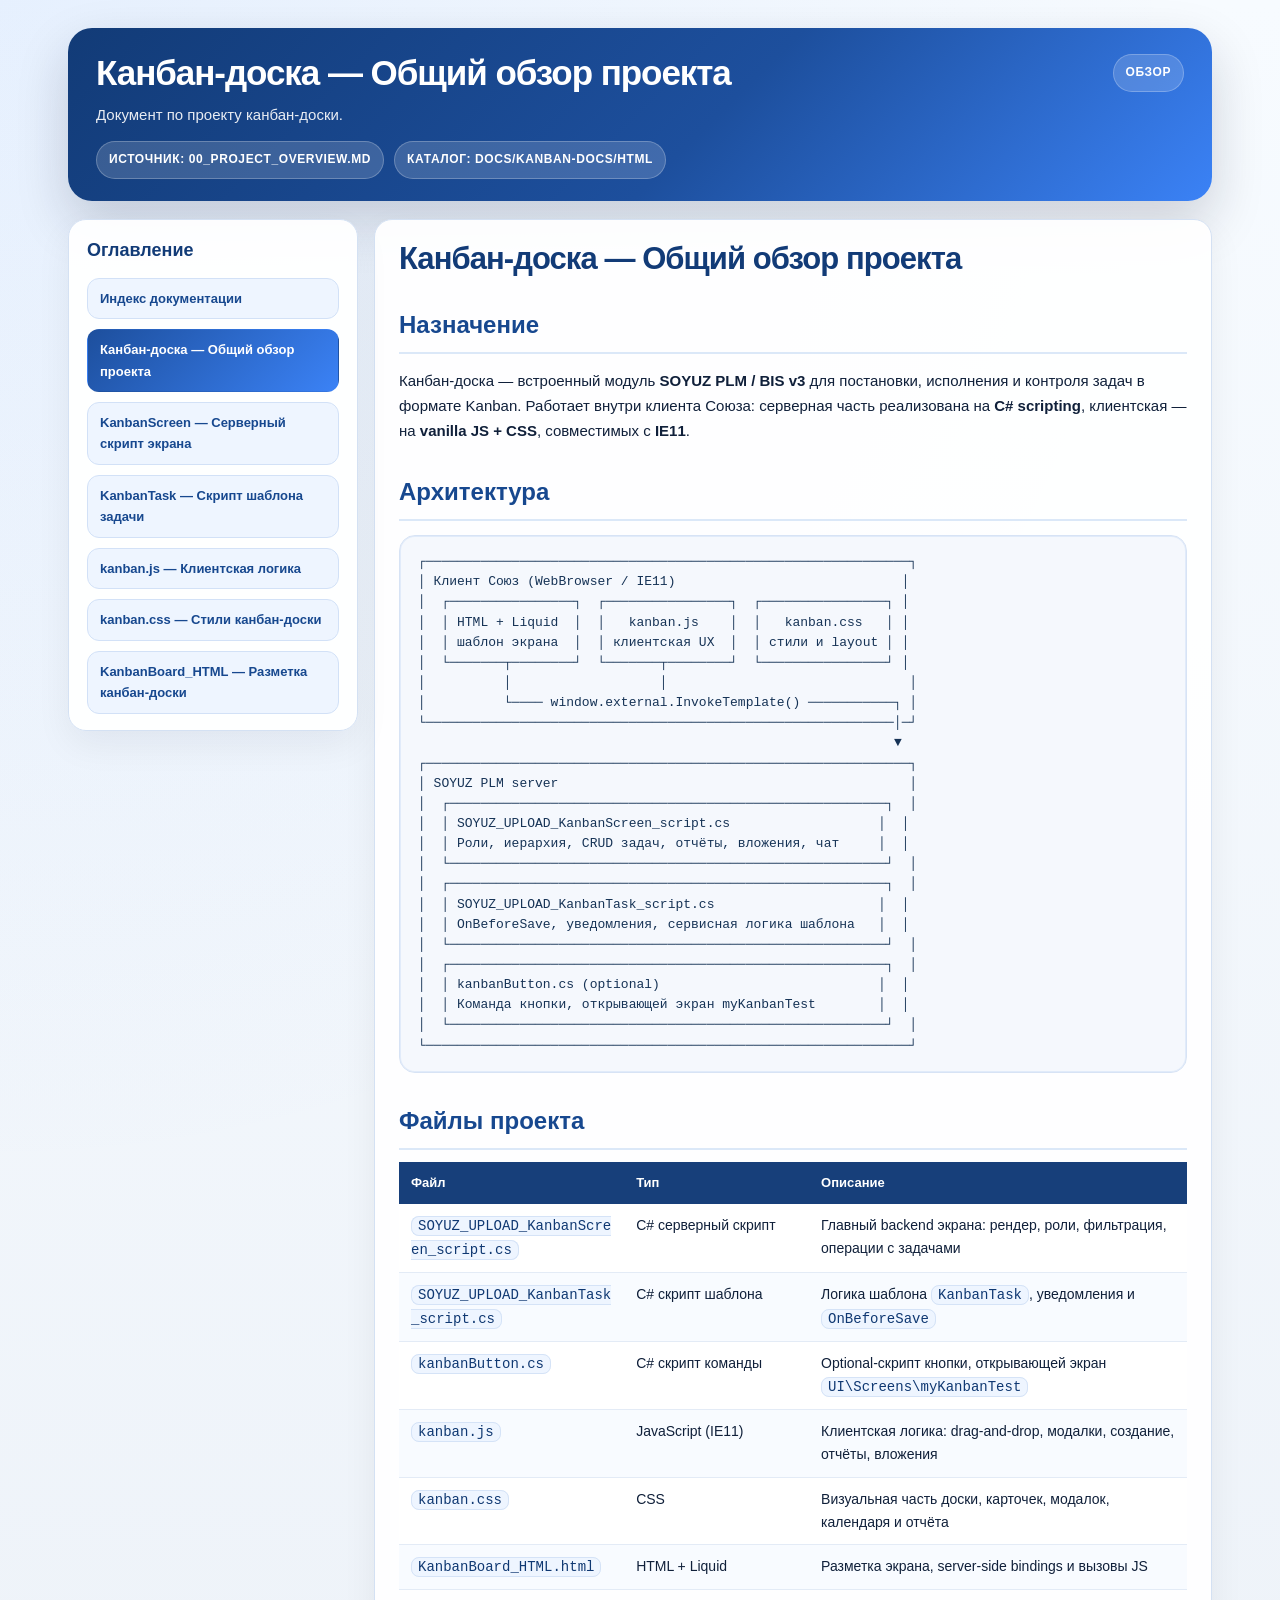
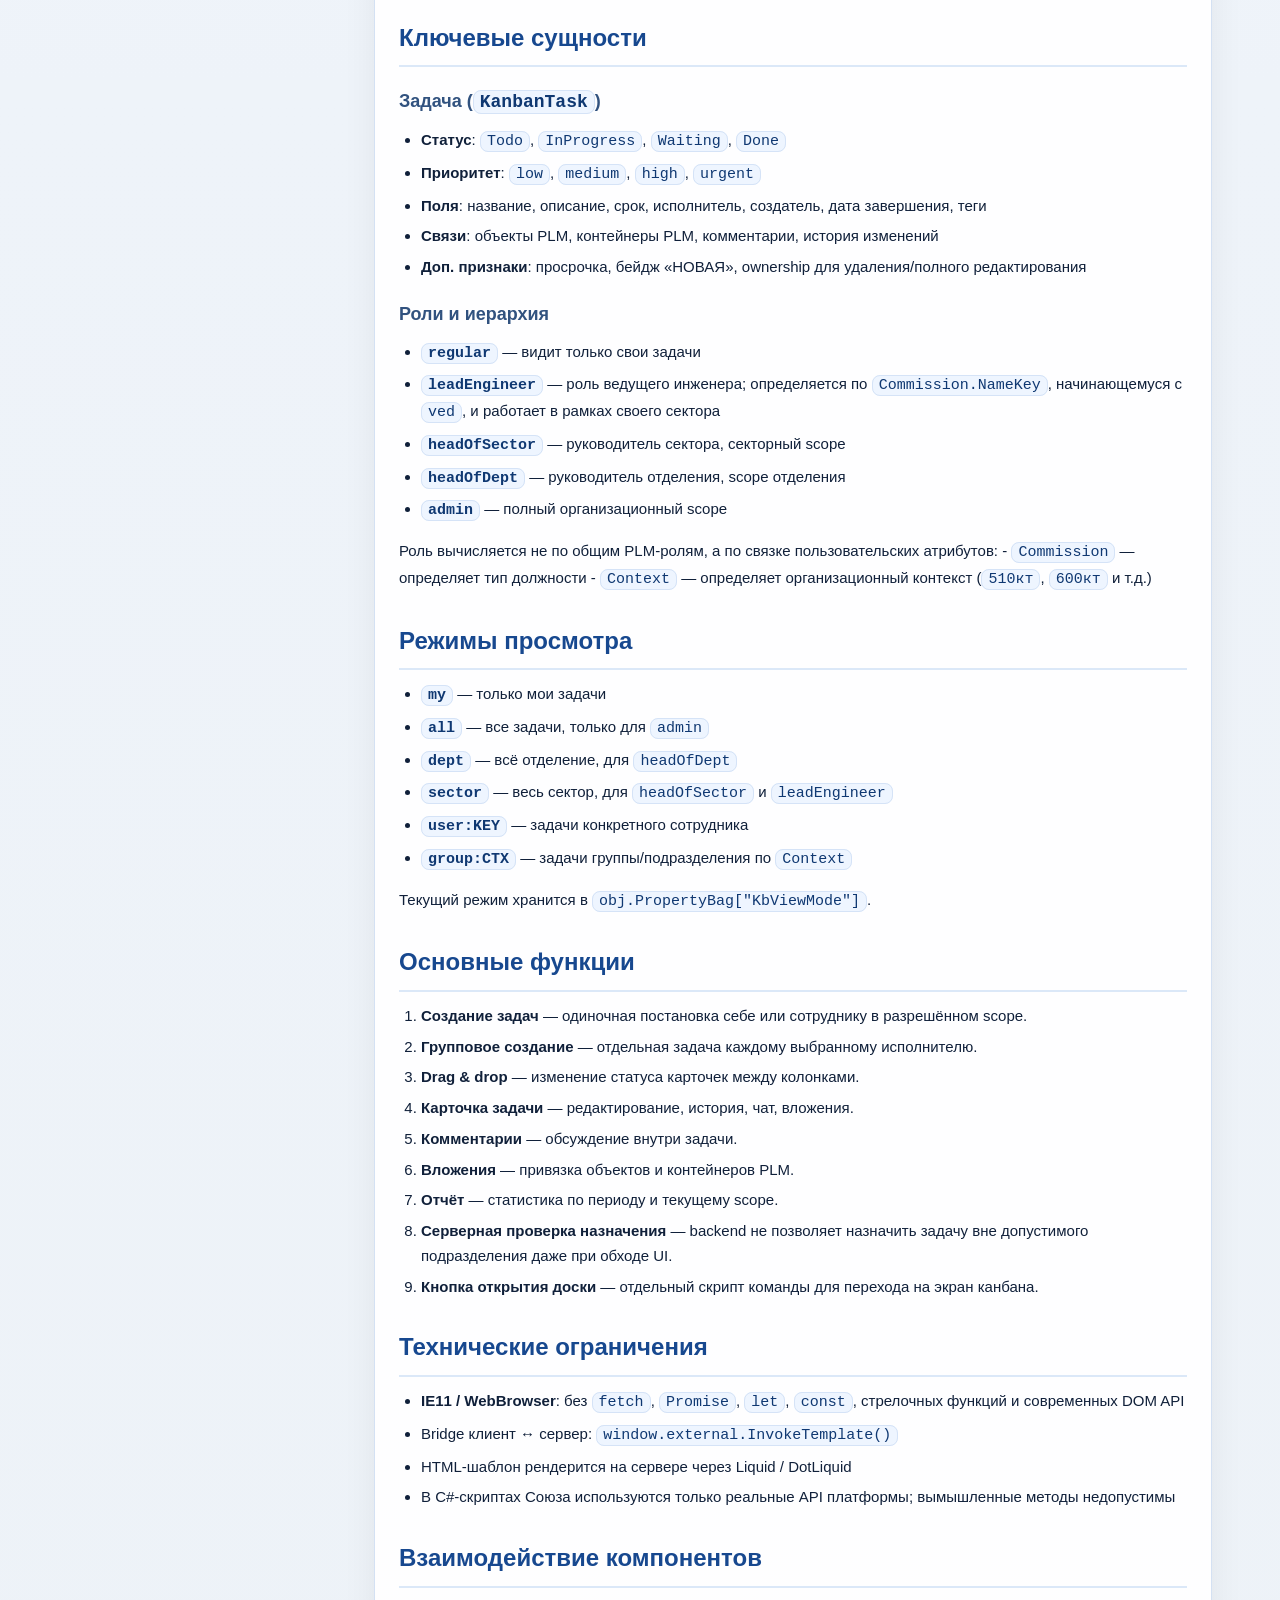
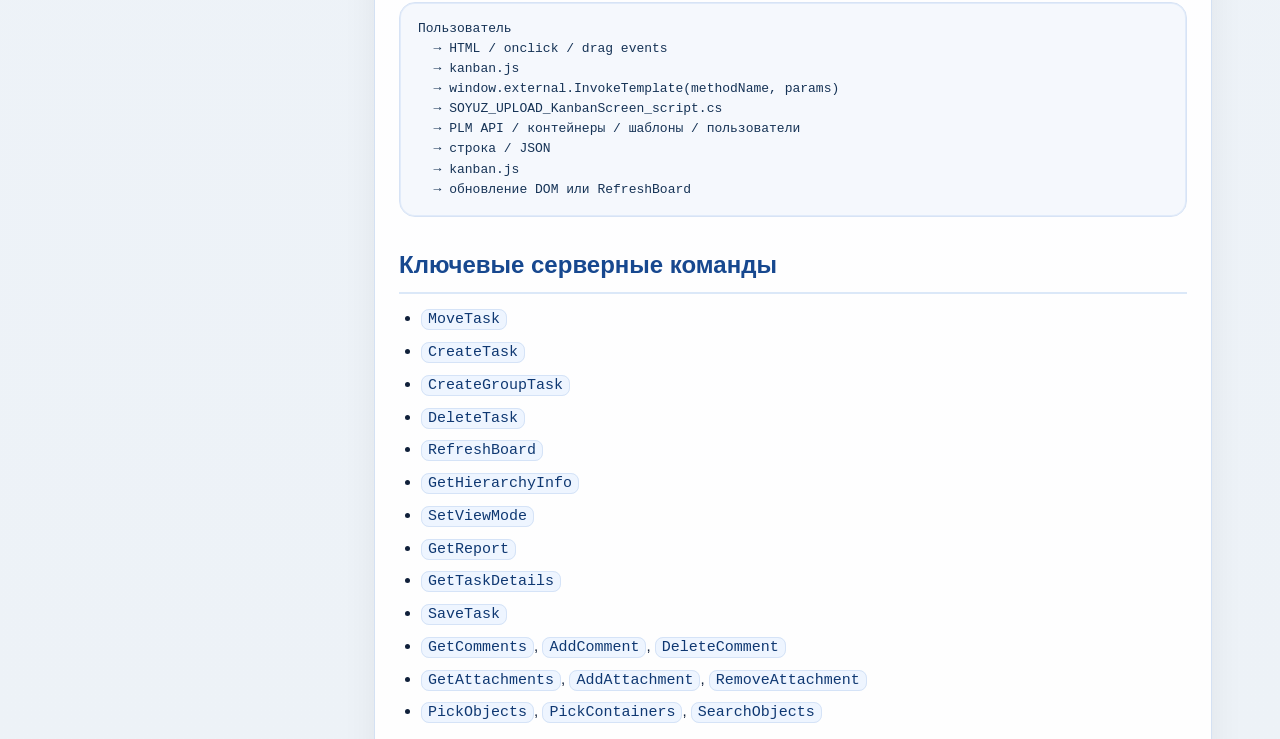
<file: docs/HTML/00_PROJECT_OVERVIEW.html>
<!DOCTYPE html>
<html lang="ru">
<head>
    <meta charset="UTF-8">
    <meta name="viewport" content="width=device-width, initial-scale=1.0">
    <title>Канбан-доска — Общий обзор проекта</title>
    <link rel="stylesheet" href="kanban-docs-theme.css">
</head>
<body>
    <div class="page">
        <header class="hero">
            <div class="hero-top">
                <div>
                    <h1>Канбан-доска — Общий обзор проекта</h1>
                    <p>Документ по проекту канбан-доски.</p>
                </div>
                <div class="badge">Обзор</div>
            </div>
            <div class="hero-meta">
                <div class="badge">Источник: 00_PROJECT_OVERVIEW.md</div>
                <div class="badge">Каталог: docs/kanban-docs/HTML</div>
            </div>
        </header>

        <div class="doc-layout">
            <aside class="nav-card side-nav">
                <h2>Оглавление</h2>
                <div class="doc-nav">
                    <a href="index.html">Индекс документации</a>
                    <a class="active" href="00_PROJECT_OVERVIEW.html">Канбан-доска — Общий обзор проекта</a>
<a class="" href="01_KanbanScreen_SERVER_SCRIPT.html">KanbanScreen — Серверный скрипт экрана</a>
<a class="" href="02_KanbanTask_TEMPLATE_SCRIPT.html">KanbanTask — Скрипт шаблона задачи</a>
<a class="" href="03_KANBAN_JS_CLIENT_LOGIC.html">kanban.js — Клиентская логика</a>
<a class="" href="04_KANBAN_CSS_STYLES.html">kanban.css — Стили канбан-доски</a>
<a class="" href="05_KANBAN_HTML_MARKUP.html">KanbanBoard_HTML — Разметка канбан-доски</a>
                </div>
            </aside>

            <article class="article-card">
<h1 id="канбан-доска-общий-обзор-проекта">Канбан-доска — Общий обзор
проекта</h1>
<h2 id="назначение">Назначение</h2>
<p>Канбан-доска — встроенный модуль <strong>SOYUZ PLM / BIS v3</strong>
для постановки, исполнения и контроля задач в формате Kanban. Работает
внутри клиента Союза: серверная часть реализована на <strong>C#
scripting</strong>, клиентская — на <strong>vanilla JS + CSS</strong>,
совместимых с <strong>IE11</strong>.</p>
<h2 id="архитектура">Архитектура</h2>
<pre class="text"><code>┌──────────────────────────────────────────────────────────────┐
│ Клиент Союз (WebBrowser / IE11)                             │
│  ┌────────────────┐  ┌────────────────┐  ┌────────────────┐ │
│  │ HTML + Liquid  │  │   kanban.js    │  │   kanban.css   │ │
│  │ шаблон экрана  │  │ клиентская UX  │  │ стили и layout │ │
│  └───────┬────────┘  └───────┬────────┘  └────────────────┘ │
│          │                   │                               │
│          └──── window.external.InvokeTemplate() ───────────┐ │
└────────────────────────────────────────────────────────────│─┘
                                                             ▼
┌──────────────────────────────────────────────────────────────┐
│ SOYUZ PLM server                                             │
│  ┌────────────────────────────────────────────────────────┐  │
│  │ SOYUZ_UPLOAD_KanbanScreen_script.cs                   │  │
│  │ Роли, иерархия, CRUD задач, отчёты, вложения, чат     │  │
│  └────────────────────────────────────────────────────────┘  │
│  ┌────────────────────────────────────────────────────────┐  │
│  │ SOYUZ_UPLOAD_KanbanTask_script.cs                     │  │
│  │ OnBeforeSave, уведомления, сервисная логика шаблона   │  │
│  └────────────────────────────────────────────────────────┘  │
│  ┌────────────────────────────────────────────────────────┐  │
│  │ kanbanButton.cs (optional)                            │  │
│  │ Команда кнопки, открывающей экран myKanbanTest        │  │
│  └────────────────────────────────────────────────────────┘  │
└──────────────────────────────────────────────────────────────┘</code></pre>
<h2 id="файлы-проекта">Файлы проекта</h2>
<table style="width:100%;">
<colgroup>
<col style="width: 28%" />
<col style="width: 23%" />
<col style="width: 47%" />
</colgroup>
<thead>
<tr>
<th>Файл</th>
<th>Тип</th>
<th>Описание</th>
</tr>
</thead>
<tbody>
<tr>
<td><code>SOYUZ_UPLOAD_KanbanScreen_script.cs</code></td>
<td>C# серверный скрипт</td>
<td>Главный backend экрана: рендер, роли, фильтрация, операции с
задачами</td>
</tr>
<tr>
<td><code>SOYUZ_UPLOAD_KanbanTask_script.cs</code></td>
<td>C# скрипт шаблона</td>
<td>Логика шаблона <code>KanbanTask</code>, уведомления и
<code>OnBeforeSave</code></td>
</tr>
<tr>
<td><code>kanbanButton.cs</code></td>
<td>C# скрипт команды</td>
<td>Optional-скрипт кнопки, открывающей экран
<code>UI\Screens\myKanbanTest</code></td>
</tr>
<tr>
<td><code>kanban.js</code></td>
<td>JavaScript (IE11)</td>
<td>Клиентская логика: drag-and-drop, модалки, создание, отчёты,
вложения</td>
</tr>
<tr>
<td><code>kanban.css</code></td>
<td>CSS</td>
<td>Визуальная часть доски, карточек, модалок, календаря и отчёта</td>
</tr>
<tr>
<td><code>KanbanBoard_HTML.html</code></td>
<td>HTML + Liquid</td>
<td>Разметка экрана, server-side bindings и вызовы JS</td>
</tr>
</tbody>
</table>
<h2 id="ключевые-сущности">Ключевые сущности</h2>
<h3 id="задача-kanbantask">Задача (<code>KanbanTask</code>)</h3>
<ul>
<li><strong>Статус</strong>: <code>Todo</code>, <code>InProgress</code>,
<code>Waiting</code>, <code>Done</code></li>
<li><strong>Приоритет</strong>: <code>low</code>, <code>medium</code>,
<code>high</code>, <code>urgent</code></li>
<li><strong>Поля</strong>: название, описание, срок, исполнитель,
создатель, дата завершения, теги</li>
<li><strong>Связи</strong>: объекты PLM, контейнеры PLM, комментарии,
история изменений</li>
<li><strong>Доп. признаки</strong>: просрочка, бейдж «НОВАЯ», ownership
для удаления/полного редактирования</li>
</ul>
<h3 id="роли-и-иерархия">Роли и иерархия</h3>
<ul>
<li><strong><code>regular</code></strong> — видит только свои
задачи</li>
<li><strong><code>leadEngineer</code></strong> — роль ведущего инженера;
определяется по <code>Commission.NameKey</code>, начинающемуся с
<code>ved</code>, и работает в рамках своего сектора</li>
<li><strong><code>headOfSector</code></strong> — руководитель сектора,
секторный scope</li>
<li><strong><code>headOfDept</code></strong> — руководитель отделения,
scope отделения</li>
<li><strong><code>admin</code></strong> — полный организационный
scope</li>
</ul>
<p>Роль вычисляется не по общим PLM-ролям, а по связке пользовательских
атрибутов: - <code>Commission</code> — определяет тип должности -
<code>Context</code> — определяет организационный контекст
(<code>510кт</code>, <code>600кт</code> и т.д.)</p>
<h2 id="режимы-просмотра">Режимы просмотра</h2>
<ul>
<li><strong><code>my</code></strong> — только мои задачи</li>
<li><strong><code>all</code></strong> — все задачи, только для
<code>admin</code></li>
<li><strong><code>dept</code></strong> — всё отделение, для
<code>headOfDept</code></li>
<li><strong><code>sector</code></strong> — весь сектор, для
<code>headOfSector</code> и <code>leadEngineer</code></li>
<li><strong><code>user:KEY</code></strong> — задачи конкретного
сотрудника</li>
<li><strong><code>group:CTX</code></strong> — задачи
группы/подразделения по <code>Context</code></li>
</ul>
<p>Текущий режим хранится в
<code>obj.PropertyBag["KbViewMode"]</code>.</p>
<h2 id="основные-функции">Основные функции</h2>
<ol type="1">
<li><strong>Создание задач</strong> — одиночная постановка себе или
сотруднику в разрешённом scope.</li>
<li><strong>Групповое создание</strong> — отдельная задача каждому
выбранному исполнителю.</li>
<li><strong>Drag &amp; drop</strong> — изменение статуса карточек между
колонками.</li>
<li><strong>Карточка задачи</strong> — редактирование, история, чат,
вложения.</li>
<li><strong>Комментарии</strong> — обсуждение внутри задачи.</li>
<li><strong>Вложения</strong> — привязка объектов и контейнеров
PLM.</li>
<li><strong>Отчёт</strong> — статистика по периоду и текущему
scope.</li>
<li><strong>Серверная проверка назначения</strong> — backend не
позволяет назначить задачу вне допустимого подразделения даже при обходе
UI.</li>
<li><strong>Кнопка открытия доски</strong> — отдельный скрипт команды
для перехода на экран канбана.</li>
</ol>
<h2 id="технические-ограничения">Технические ограничения</h2>
<ul>
<li><strong>IE11 / WebBrowser</strong>: без <code>fetch</code>,
<code>Promise</code>, <code>let</code>, <code>const</code>, стрелочных
функций и современных DOM API</li>
<li>Bridge клиент ↔︎ сервер:
<code>window.external.InvokeTemplate()</code></li>
<li>HTML-шаблон рендерится на сервере через Liquid / DotLiquid</li>
<li>В C#-скриптах Союза используются только реальные API платформы;
вымышленные методы недопустимы</li>
</ul>
<h2 id="взаимодействие-компонентов">Взаимодействие компонентов</h2>
<pre class="text"><code>Пользователь
  → HTML / onclick / drag events
  → kanban.js
  → window.external.InvokeTemplate(methodName, params)
  → SOYUZ_UPLOAD_KanbanScreen_script.cs
  → PLM API / контейнеры / шаблоны / пользователи
  → строка / JSON
  → kanban.js
  → обновление DOM или RefreshBoard</code></pre>
<h2 id="ключевые-серверные-команды">Ключевые серверные команды</h2>
<ul>
<li><code>MoveTask</code></li>
<li><code>CreateTask</code></li>
<li><code>CreateGroupTask</code></li>
<li><code>DeleteTask</code></li>
<li><code>RefreshBoard</code></li>
<li><code>GetHierarchyInfo</code></li>
<li><code>SetViewMode</code></li>
<li><code>GetReport</code></li>
<li><code>GetTaskDetails</code></li>
<li><code>SaveTask</code></li>
<li><code>GetComments</code>, <code>AddComment</code>,
<code>DeleteComment</code></li>
<li><code>GetAttachments</code>, <code>AddAttachment</code>,
<code>RemoveAttachment</code></li>
<li><code>PickObjects</code>, <code>PickContainers</code>,
<code>SearchObjects</code></li>
</ul>

            </article>
        </div>
    </div>
</body>
</html>
</file>
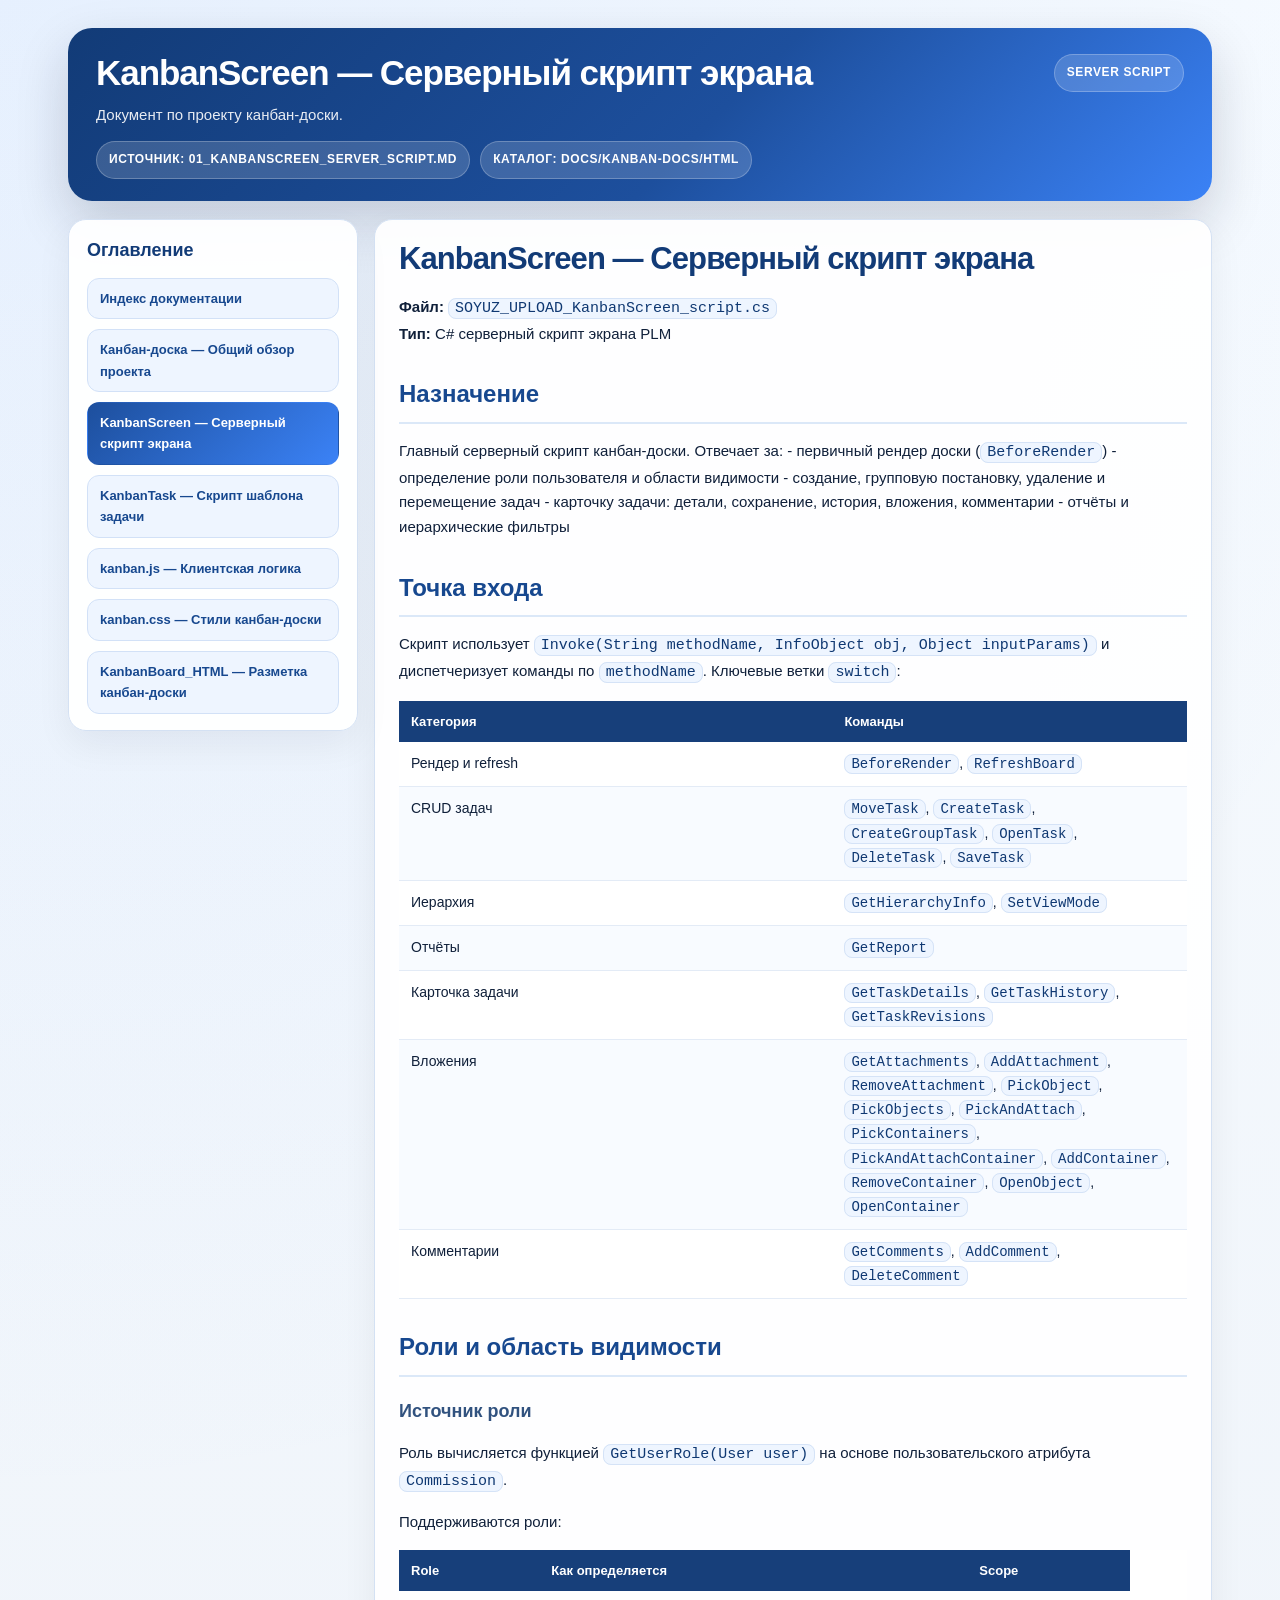
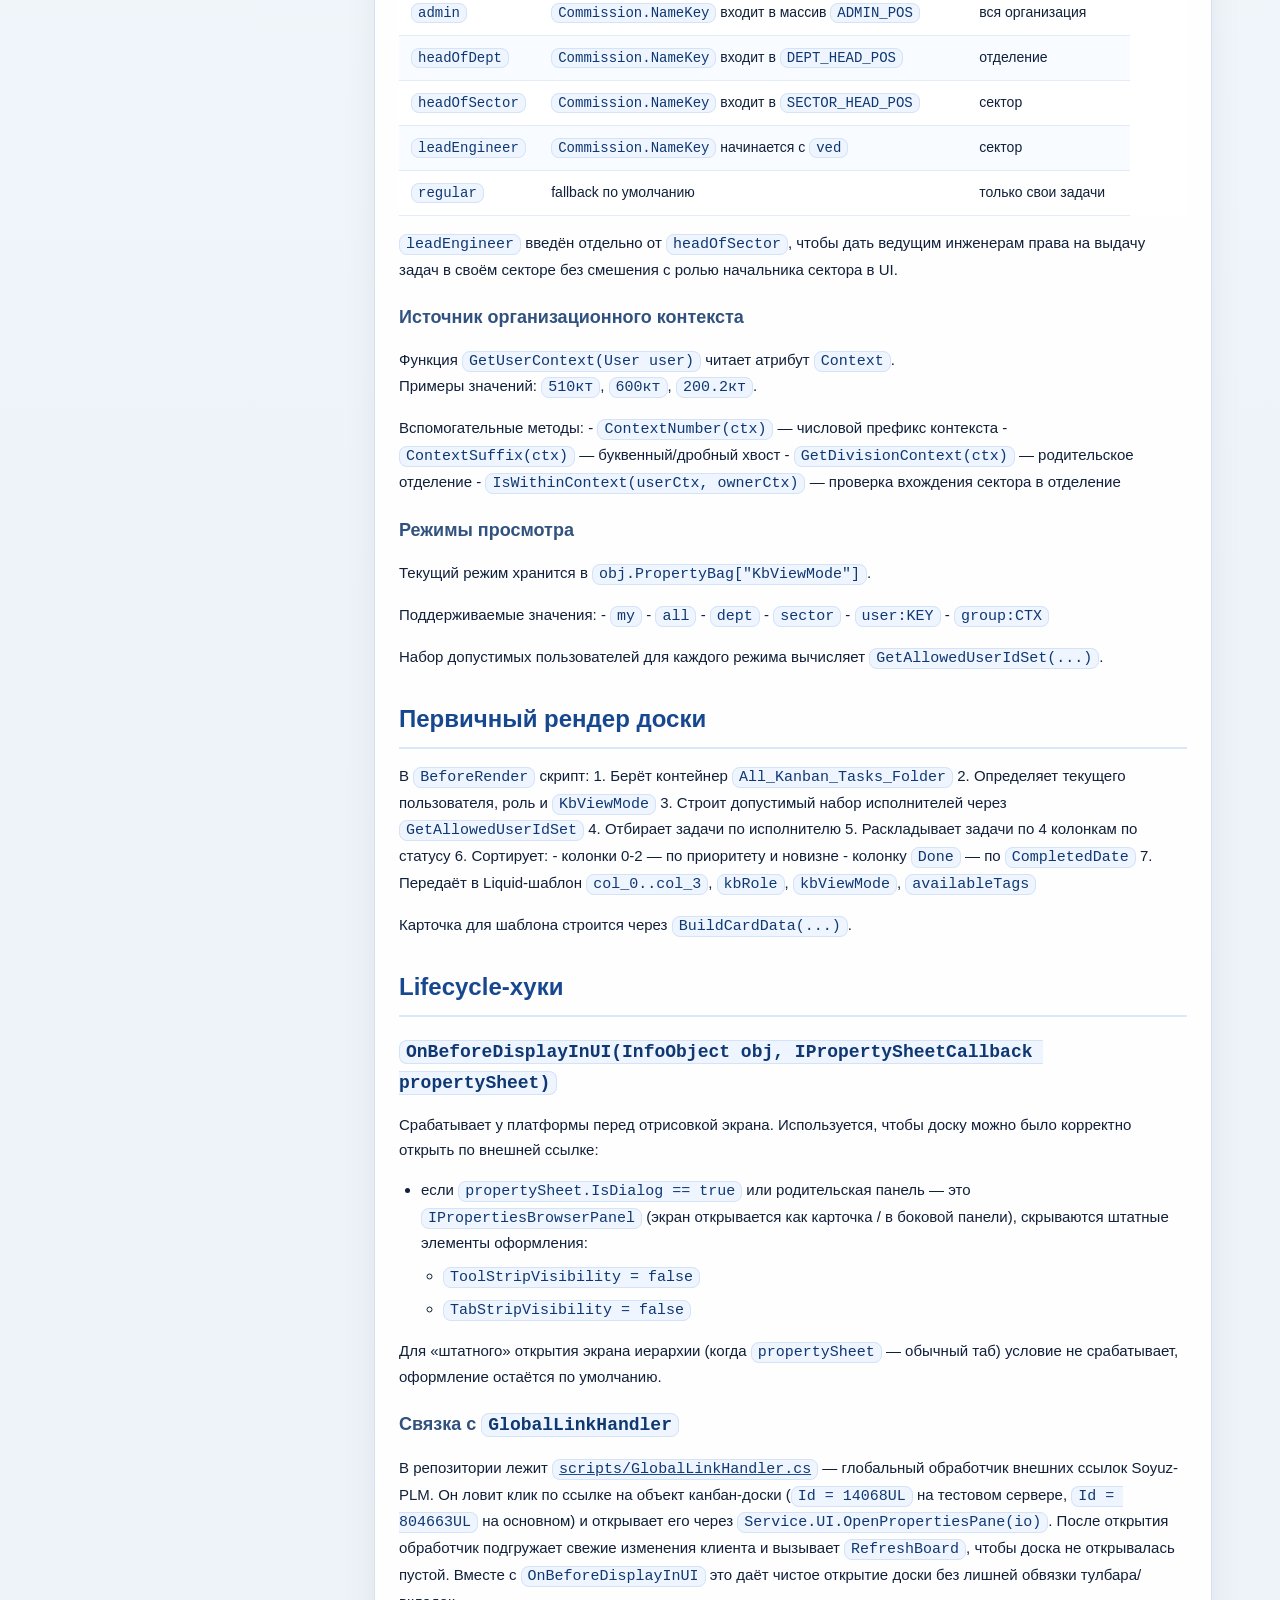
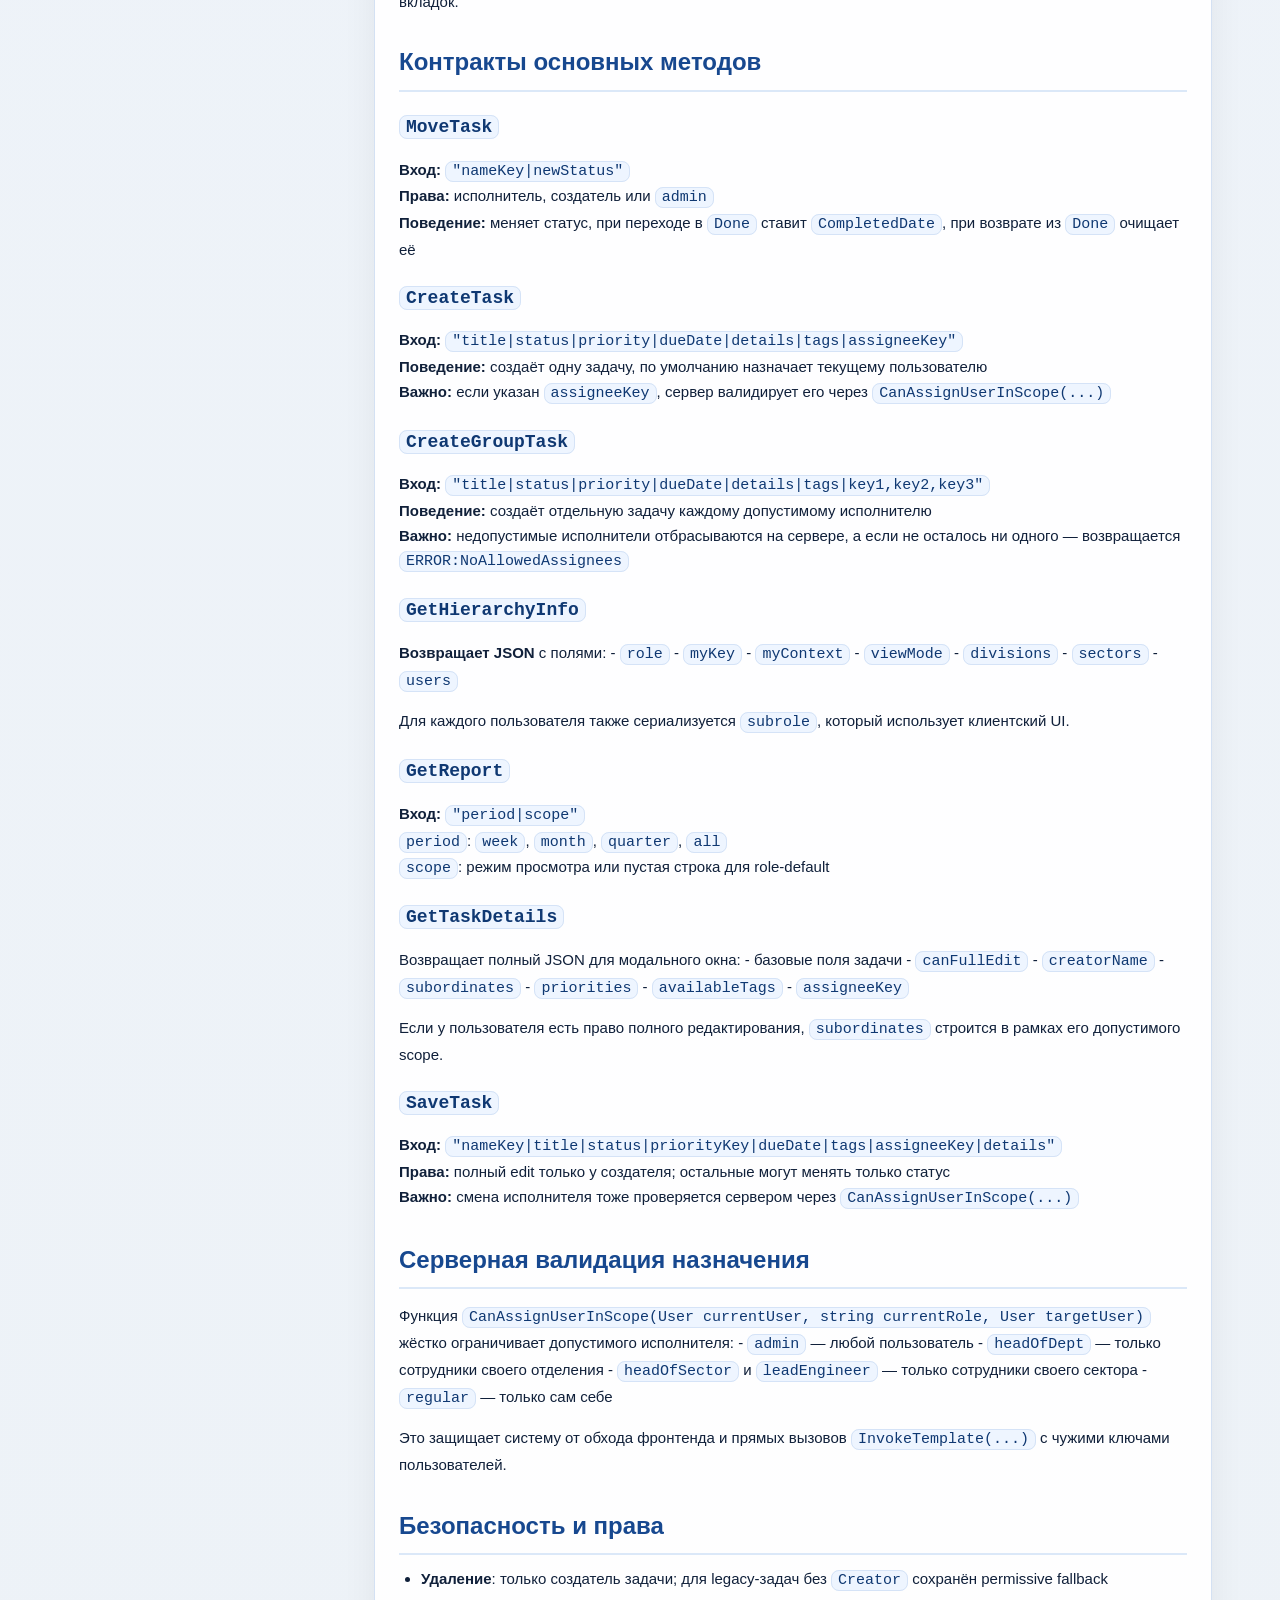
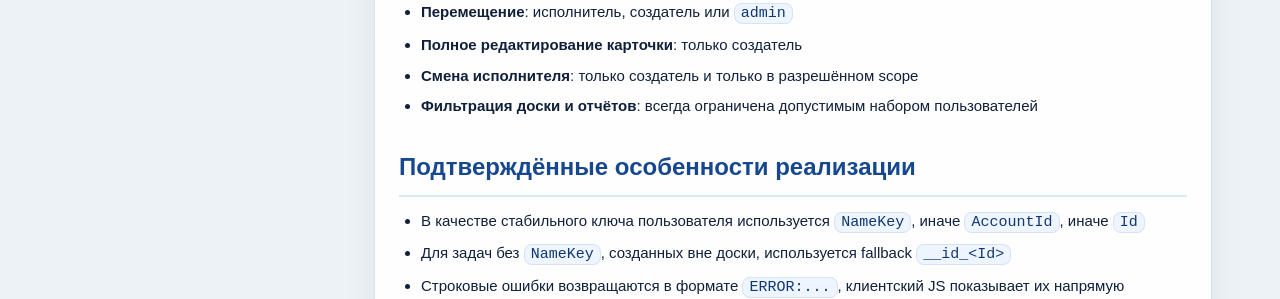
<file: docs/HTML/01_KanbanScreen_SERVER_SCRIPT.html>
<!DOCTYPE html>
<html lang="ru">
<head>
    <meta charset="UTF-8">
    <meta name="viewport" content="width=device-width, initial-scale=1.0">
    <title>KanbanScreen — Серверный скрипт экрана</title>
    <link rel="stylesheet" href="kanban-docs-theme.css">
</head>
<body>
    <div class="page">
        <header class="hero">
            <div class="hero-top">
                <div>
                    <h1>KanbanScreen — Серверный скрипт экрана</h1>
                    <p>Документ по проекту канбан-доски.</p>
                </div>
                <div class="badge">Server Script</div>
            </div>
            <div class="hero-meta">
                <div class="badge">Источник: 01_KanbanScreen_SERVER_SCRIPT.md</div>
                <div class="badge">Каталог: docs/kanban-docs/HTML</div>
            </div>
        </header>

        <div class="doc-layout">
            <aside class="nav-card side-nav">
                <h2>Оглавление</h2>
                <div class="doc-nav">
                    <a href="index.html">Индекс документации</a>
                    <a class="" href="00_PROJECT_OVERVIEW.html">Канбан-доска — Общий обзор проекта</a>
<a class="active" href="01_KanbanScreen_SERVER_SCRIPT.html">KanbanScreen — Серверный скрипт экрана</a>
<a class="" href="02_KanbanTask_TEMPLATE_SCRIPT.html">KanbanTask — Скрипт шаблона задачи</a>
<a class="" href="03_KANBAN_JS_CLIENT_LOGIC.html">kanban.js — Клиентская логика</a>
<a class="" href="04_KANBAN_CSS_STYLES.html">kanban.css — Стили канбан-доски</a>
<a class="" href="05_KANBAN_HTML_MARKUP.html">KanbanBoard_HTML — Разметка канбан-доски</a>
                </div>
            </aside>

            <article class="article-card">
<h1 id="kanbanscreen-серверный-скрипт-экрана">KanbanScreen — Серверный
скрипт экрана</h1>
<p><strong>Файл:</strong>
<code>SOYUZ_UPLOAD_KanbanScreen_script.cs</code><br />
<strong>Тип:</strong> C# серверный скрипт экрана PLM</p>
<h2 id="назначение">Назначение</h2>
<p>Главный серверный скрипт канбан-доски. Отвечает за: - первичный
рендер доски (<code>BeforeRender</code>) - определение роли пользователя
и области видимости - создание, групповую постановку, удаление и
перемещение задач - карточку задачи: детали, сохранение, история,
вложения, комментарии - отчёты и иерархические фильтры</p>
<h2 id="точка-входа">Точка входа</h2>
<p>Скрипт использует
<code>Invoke(String methodName, InfoObject obj, Object inputParams)</code>
и диспетчеризует команды по <code>methodName</code>. Ключевые ветки
<code>switch</code>:</p>
<table>
<colgroup>
<col style="width: 55%" />
<col style="width: 45%" />
</colgroup>
<thead>
<tr>
<th>Категория</th>
<th>Команды</th>
</tr>
</thead>
<tbody>
<tr>
<td>Рендер и refresh</td>
<td><code>BeforeRender</code>, <code>RefreshBoard</code></td>
</tr>
<tr>
<td>CRUD задач</td>
<td><code>MoveTask</code>, <code>CreateTask</code>,
<code>CreateGroupTask</code>, <code>OpenTask</code>,
<code>DeleteTask</code>, <code>SaveTask</code></td>
</tr>
<tr>
<td>Иерархия</td>
<td><code>GetHierarchyInfo</code>, <code>SetViewMode</code></td>
</tr>
<tr>
<td>Отчёты</td>
<td><code>GetReport</code></td>
</tr>
<tr>
<td>Карточка задачи</td>
<td><code>GetTaskDetails</code>, <code>GetTaskHistory</code>,
<code>GetTaskRevisions</code></td>
</tr>
<tr>
<td>Вложения</td>
<td><code>GetAttachments</code>, <code>AddAttachment</code>,
<code>RemoveAttachment</code>, <code>PickObject</code>,
<code>PickObjects</code>, <code>PickAndAttach</code>,
<code>PickContainers</code>, <code>PickAndAttachContainer</code>,
<code>AddContainer</code>, <code>RemoveContainer</code>,
<code>OpenObject</code>, <code>OpenContainer</code></td>
</tr>
<tr>
<td>Комментарии</td>
<td><code>GetComments</code>, <code>AddComment</code>,
<code>DeleteComment</code></td>
</tr>
</tbody>
</table>
<h2 id="роли-и-область-видимости">Роли и область видимости</h2>
<h3 id="источник-роли">Источник роли</h3>
<p>Роль вычисляется функцией <code>GetUserRole(User user)</code> на
основе пользовательского атрибута <code>Commission</code>.</p>
<p>Поддерживаются роли:</p>
<table>
<colgroup>
<col style="width: 19%" />
<col style="width: 58%" />
<col style="width: 22%" />
</colgroup>
<thead>
<tr>
<th>Role</th>
<th>Как определяется</th>
<th>Scope</th>
</tr>
</thead>
<tbody>
<tr>
<td><code>admin</code></td>
<td><code>Commission.NameKey</code> входит в массив
<code>ADMIN_POS</code></td>
<td>вся организация</td>
</tr>
<tr>
<td><code>headOfDept</code></td>
<td><code>Commission.NameKey</code> входит в
<code>DEPT_HEAD_POS</code></td>
<td>отделение</td>
</tr>
<tr>
<td><code>headOfSector</code></td>
<td><code>Commission.NameKey</code> входит в
<code>SECTOR_HEAD_POS</code></td>
<td>сектор</td>
</tr>
<tr>
<td><code>leadEngineer</code></td>
<td><code>Commission.NameKey</code> начинается с <code>ved</code></td>
<td>сектор</td>
</tr>
<tr>
<td><code>regular</code></td>
<td>fallback по умолчанию</td>
<td>только свои задачи</td>
</tr>
</tbody>
</table>
<p><code>leadEngineer</code> введён отдельно от
<code>headOfSector</code>, чтобы дать ведущим инженерам права на выдачу
задач в своём секторе без смешения с ролью начальника сектора в UI.</p>
<h3 id="источник-организационного-контекста">Источник организационного
контекста</h3>
<p>Функция <code>GetUserContext(User user)</code> читает атрибут
<code>Context</code>.<br />
Примеры значений: <code>510кт</code>, <code>600кт</code>,
<code>200.2кт</code>.</p>
<p>Вспомогательные методы: - <code>ContextNumber(ctx)</code> — числовой
префикс контекста - <code>ContextSuffix(ctx)</code> — буквенный/дробный
хвост - <code>GetDivisionContext(ctx)</code> — родительское отделение -
<code>IsWithinContext(userCtx, ownerCtx)</code> — проверка вхождения
сектора в отделение</p>
<h3 id="режимы-просмотра">Режимы просмотра</h3>
<p>Текущий режим хранится в
<code>obj.PropertyBag["KbViewMode"]</code>.</p>
<p>Поддерживаемые значения: - <code>my</code> - <code>all</code> -
<code>dept</code> - <code>sector</code> - <code>user:KEY</code> -
<code>group:CTX</code></p>
<p>Набор допустимых пользователей для каждого режима вычисляет
<code>GetAllowedUserIdSet(...)</code>.</p>
<h2 id="первичный-рендер-доски">Первичный рендер доски</h2>
<p>В <code>BeforeRender</code> скрипт: 1. Берёт контейнер
<code>All_Kanban_Tasks_Folder</code> 2. Определяет текущего
пользователя, роль и <code>KbViewMode</code> 3. Строит допустимый набор
исполнителей через <code>GetAllowedUserIdSet</code> 4. Отбирает задачи
по исполнителю 5. Раскладывает задачи по 4 колонкам по статусу 6.
Сортирует: - колонки 0-2 — по приоритету и новизне - колонку
<code>Done</code> — по <code>CompletedDate</code> 7. Передаёт в
Liquid-шаблон <code>col_0..col_3</code>, <code>kbRole</code>,
<code>kbViewMode</code>, <code>availableTags</code></p>
<p>Карточка для шаблона строится через
<code>BuildCardData(...)</code>.</p>
<h2 id="lifecycle-хуки">Lifecycle-хуки</h2>
<h3 id="onbeforedisplayinui"><code>OnBeforeDisplayInUI(InfoObject obj, IPropertySheetCallback propertySheet)</code></h3>
<p>Срабатывает у платформы перед отрисовкой экрана.
Используется, чтобы доску можно было корректно открыть по внешней ссылке:</p>
<ul>
<li>если <code>propertySheet.IsDialog == true</code> или родительская панель —
это <code>IPropertiesBrowserPanel</code> (экран открывается как карточка / в
боковой панели), скрываются штатные элементы оформления:
<ul>
<li><code>ToolStripVisibility = false</code></li>
<li><code>TabStripVisibility = false</code></li>
</ul>
</li>
</ul>
<p>Для «штатного» открытия экрана иерархии (когда <code>propertySheet</code> —
обычный таб) условие не срабатывает, оформление остаётся по умолчанию.</p>
<h3 id="связка-с-globallinkhandler">Связка с <code>GlobalLinkHandler</code></h3>
<p>В репозитории лежит
<a href="../../scripts/GlobalLinkHandler.cs"><code>scripts/GlobalLinkHandler.cs</code></a>
— глобальный обработчик внешних ссылок Soyuz-PLM. Он ловит клик по ссылке
на объект канбан-доски (<code>Id = 14068UL</code> на тестовом сервере,
<code>Id = 804663UL</code> на основном) и открывает его через
<code>Service.UI.OpenPropertiesPane(io)</code>. После открытия обработчик
подгружает свежие изменения клиента и вызывает <code>RefreshBoard</code>,
чтобы доска не открывалась пустой. Вместе с <code>OnBeforeDisplayInUI</code>
это даёт чистое открытие доски без лишней обвязки тулбара/вкладок.</p>
<h2 id="контракты-основных-методов">Контракты основных методов</h2>
<h3 id="movetask"><code>MoveTask</code></h3>
<p><strong>Вход:</strong> <code>"nameKey|newStatus"</code><br />
<strong>Права:</strong> исполнитель, создатель или
<code>admin</code><br />
<strong>Поведение:</strong> меняет статус, при переходе в
<code>Done</code> ставит <code>CompletedDate</code>, при возврате из
<code>Done</code> очищает её</p>
<h3 id="createtask"><code>CreateTask</code></h3>
<p><strong>Вход:</strong>
<code>"title|status|priority|dueDate|details|tags|assigneeKey"</code><br />
<strong>Поведение:</strong> создаёт одну задачу, по умолчанию назначает
текущему пользователю<br />
<strong>Важно:</strong> если указан <code>assigneeKey</code>, сервер
валидирует его через <code>CanAssignUserInScope(...)</code></p>
<h3 id="creategrouptask"><code>CreateGroupTask</code></h3>
<p><strong>Вход:</strong>
<code>"title|status|priority|dueDate|details|tags|key1,key2,key3"</code><br />
<strong>Поведение:</strong> создаёт отдельную задачу каждому допустимому
исполнителю<br />
<strong>Важно:</strong> недопустимые исполнители отбрасываются на
сервере, а если не осталось ни одного — возвращается
<code>ERROR:NoAllowedAssignees</code></p>
<h3 id="gethierarchyinfo"><code>GetHierarchyInfo</code></h3>
<p><strong>Возвращает JSON</strong> с полями: - <code>role</code> -
<code>myKey</code> - <code>myContext</code> - <code>viewMode</code> -
<code>divisions</code> - <code>sectors</code> - <code>users</code></p>
<p>Для каждого пользователя также сериализуется <code>subrole</code>,
который использует клиентский UI.</p>
<h3 id="getreport"><code>GetReport</code></h3>
<p><strong>Вход:</strong> <code>"period|scope"</code><br />
<code>period</code>: <code>week</code>, <code>month</code>,
<code>quarter</code>, <code>all</code><br />
<code>scope</code>: режим просмотра или пустая строка для
role-default</p>
<h3 id="gettaskdetails"><code>GetTaskDetails</code></h3>
<p>Возвращает полный JSON для модального окна: - базовые поля задачи -
<code>canFullEdit</code> - <code>creatorName</code> -
<code>subordinates</code> - <code>priorities</code> -
<code>availableTags</code> - <code>assigneeKey</code></p>
<p>Если у пользователя есть право полного редактирования,
<code>subordinates</code> строится в рамках его допустимого scope.</p>
<h3 id="savetask"><code>SaveTask</code></h3>
<p><strong>Вход:</strong>
<code>"nameKey|title|status|priorityKey|dueDate|tags|assigneeKey|details"</code><br />
<strong>Права:</strong> полный edit только у создателя; остальные могут
менять только статус<br />
<strong>Важно:</strong> смена исполнителя тоже проверяется сервером
через <code>CanAssignUserInScope(...)</code></p>
<h2 id="серверная-валидация-назначения">Серверная валидация
назначения</h2>
<p>Функция
<code>CanAssignUserInScope(User currentUser, string currentRole, User targetUser)</code>
жёстко ограничивает допустимого исполнителя: - <code>admin</code> —
любой пользователь - <code>headOfDept</code> — только сотрудники своего
отделения - <code>headOfSector</code> и <code>leadEngineer</code> —
только сотрудники своего сектора - <code>regular</code> — только сам
себе</p>
<p>Это защищает систему от обхода фронтенда и прямых вызовов
<code>InvokeTemplate(...)</code> с чужими ключами пользователей.</p>
<h2 id="безопасность-и-права">Безопасность и права</h2>
<ul>
<li><strong>Удаление</strong>: только создатель задачи; для legacy-задач
без <code>Creator</code> сохранён permissive fallback</li>
<li><strong>Перемещение</strong>: исполнитель, создатель или
<code>admin</code></li>
<li><strong>Полное редактирование карточки</strong>: только
создатель</li>
<li><strong>Смена исполнителя</strong>: только создатель и только в
разрешённом scope</li>
<li><strong>Фильтрация доски и отчётов</strong>: всегда ограничена
допустимым набором пользователей</li>
</ul>
<h2 id="подтверждённые-особенности-реализации">Подтверждённые
особенности реализации</h2>
<ul>
<li>В качестве стабильного ключа пользователя используется
<code>NameKey</code>, иначе <code>AccountId</code>, иначе
<code>Id</code></li>
<li>Для задач без <code>NameKey</code>, созданных вне доски,
используется fallback <code>__id_&lt;Id&gt;</code></li>
<li>Строковые ошибки возвращаются в формате <code>ERROR:...</code>,
клиентский JS показывает их напрямую</li>
<li>В C#-скриптах платформы нельзя полагаться на <code>??</code> для
<code>NameKey</code>, потому что пустая строка не равна
<code>null</code></li>
</ul>

            </article>
        </div>
    </div>
</body>
</html>
</file>
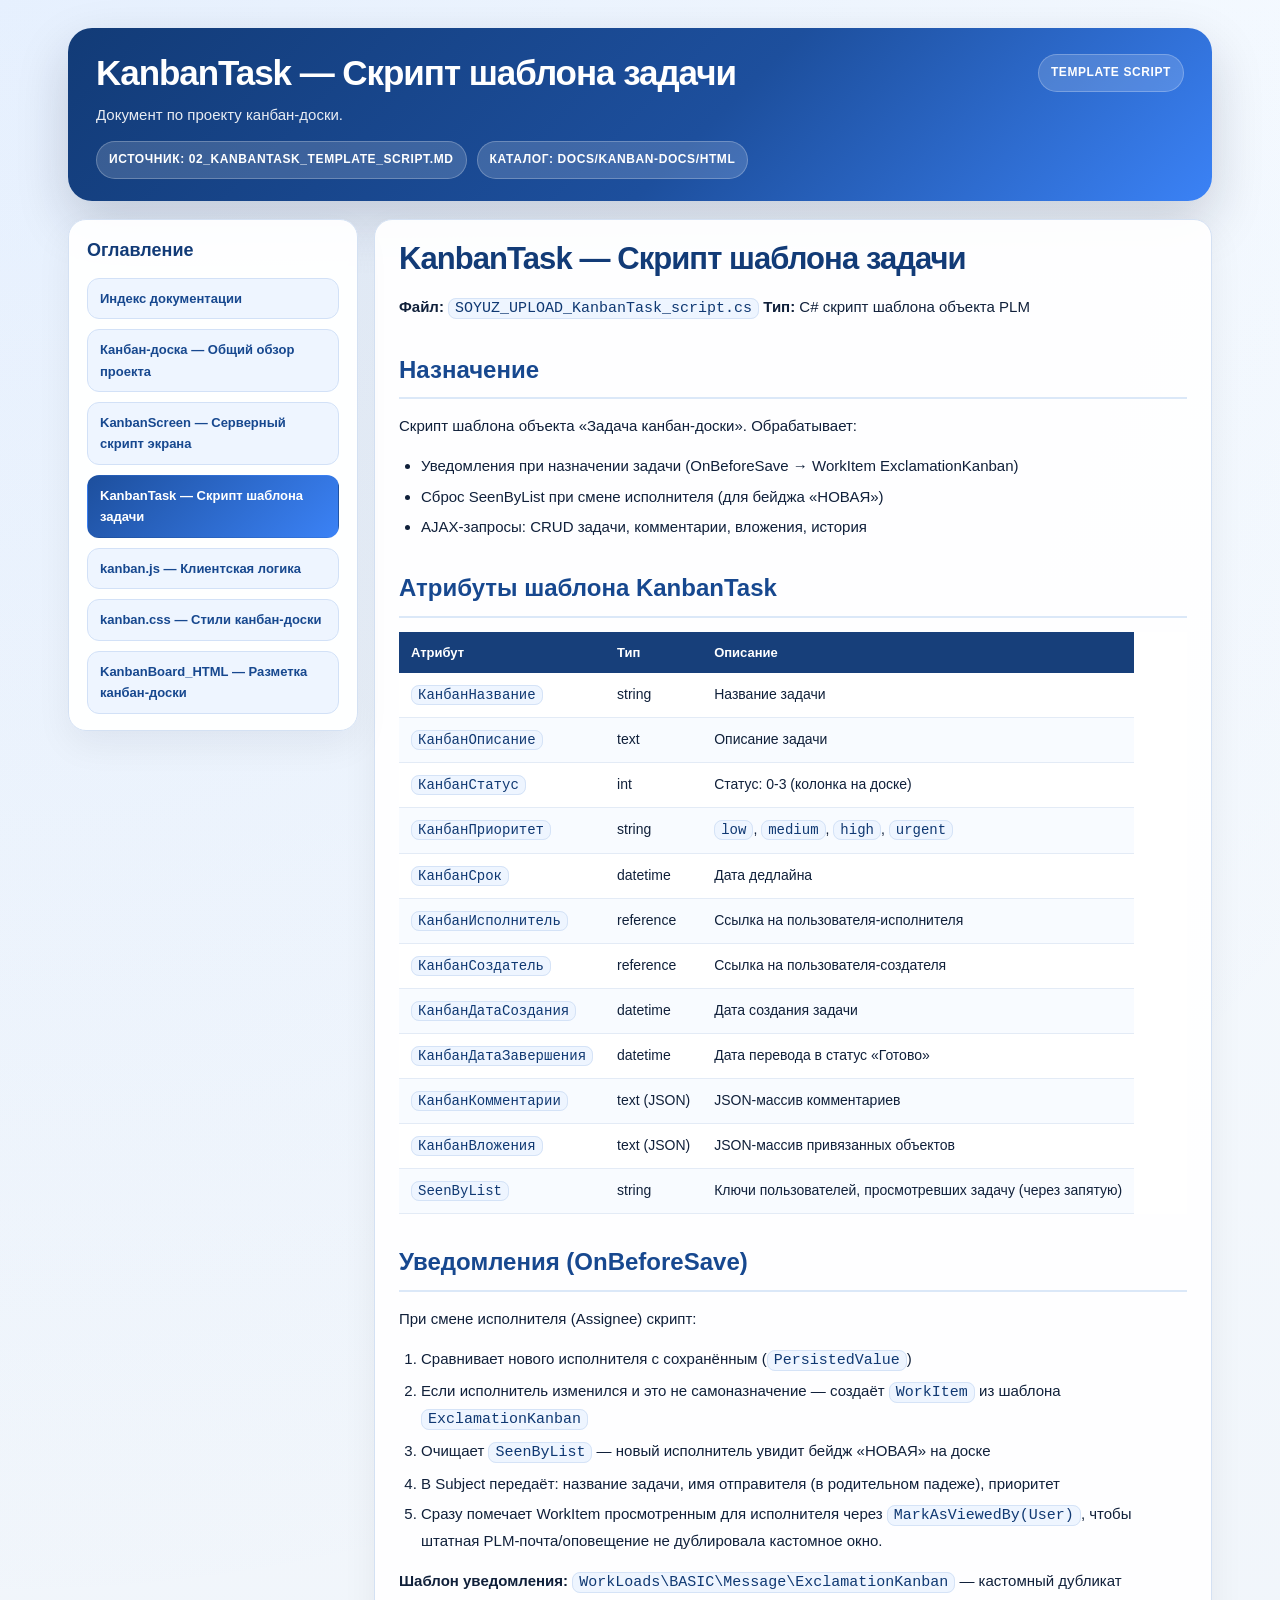
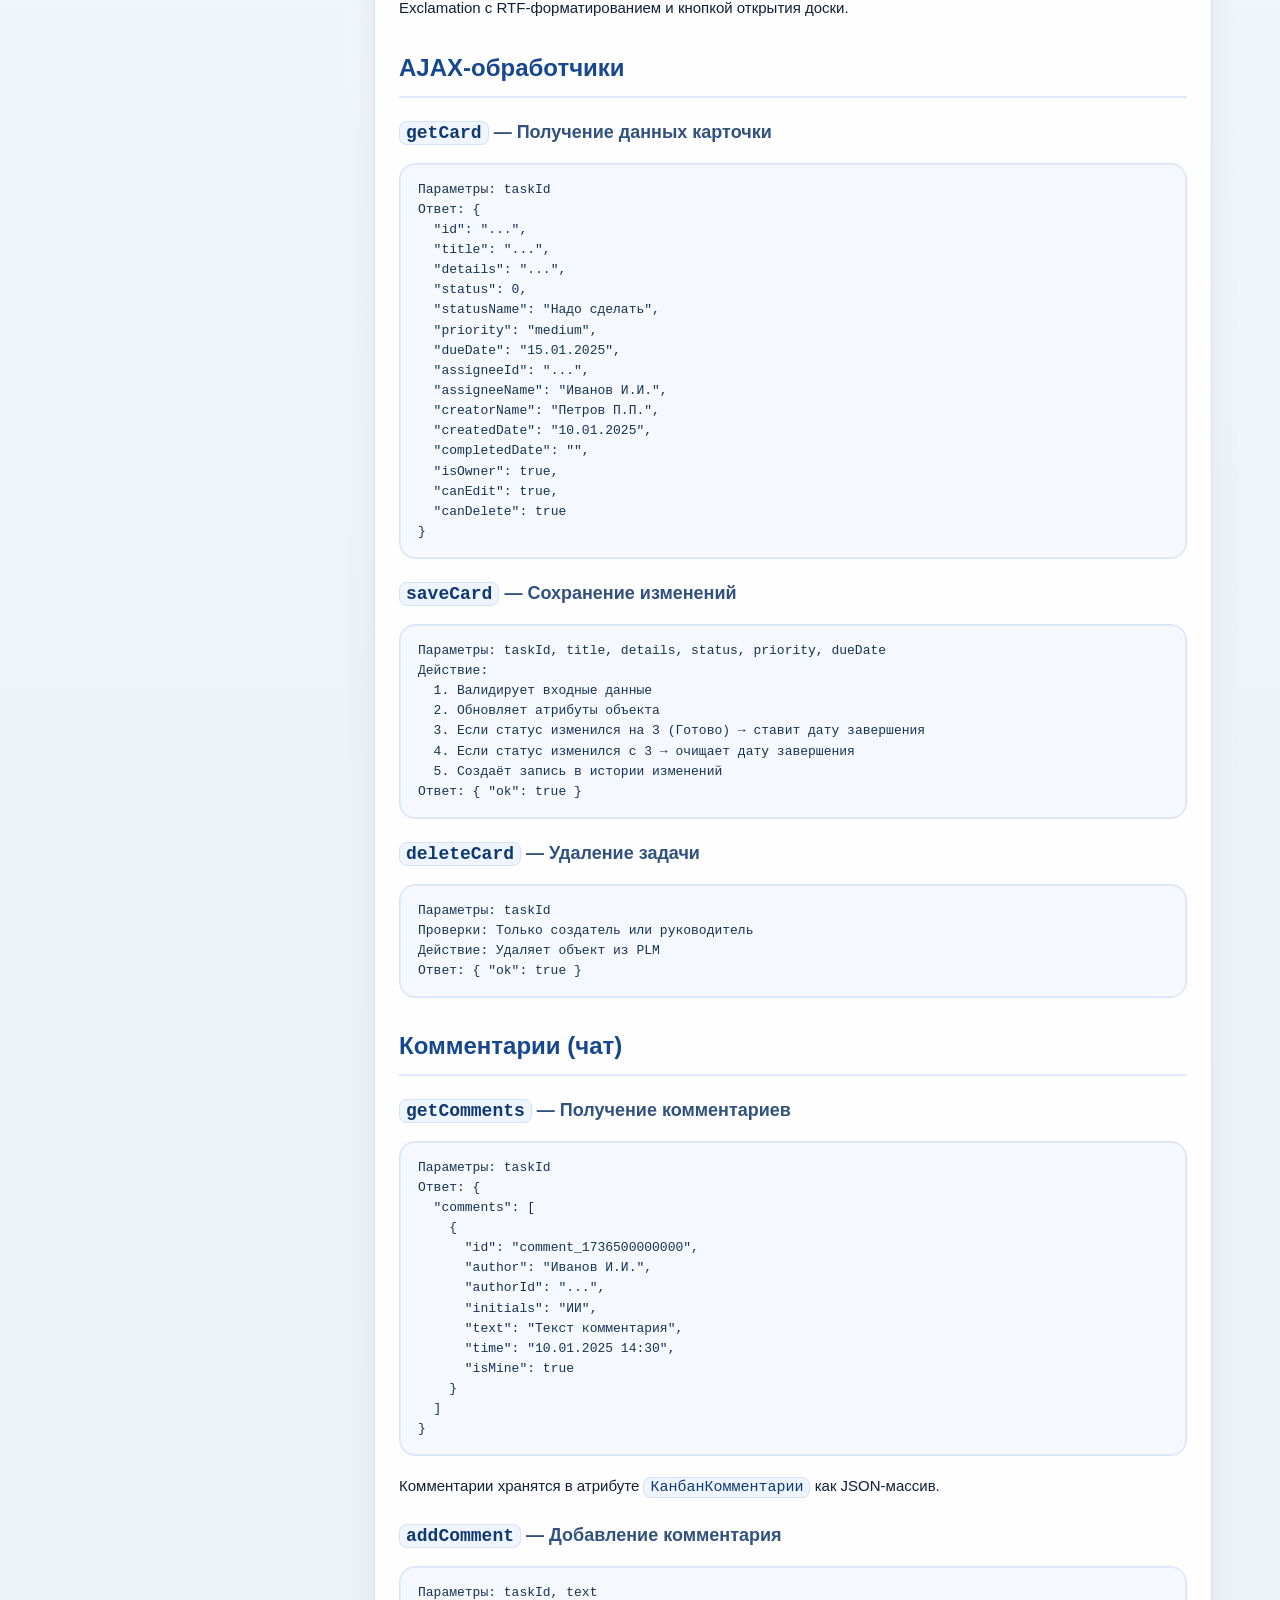
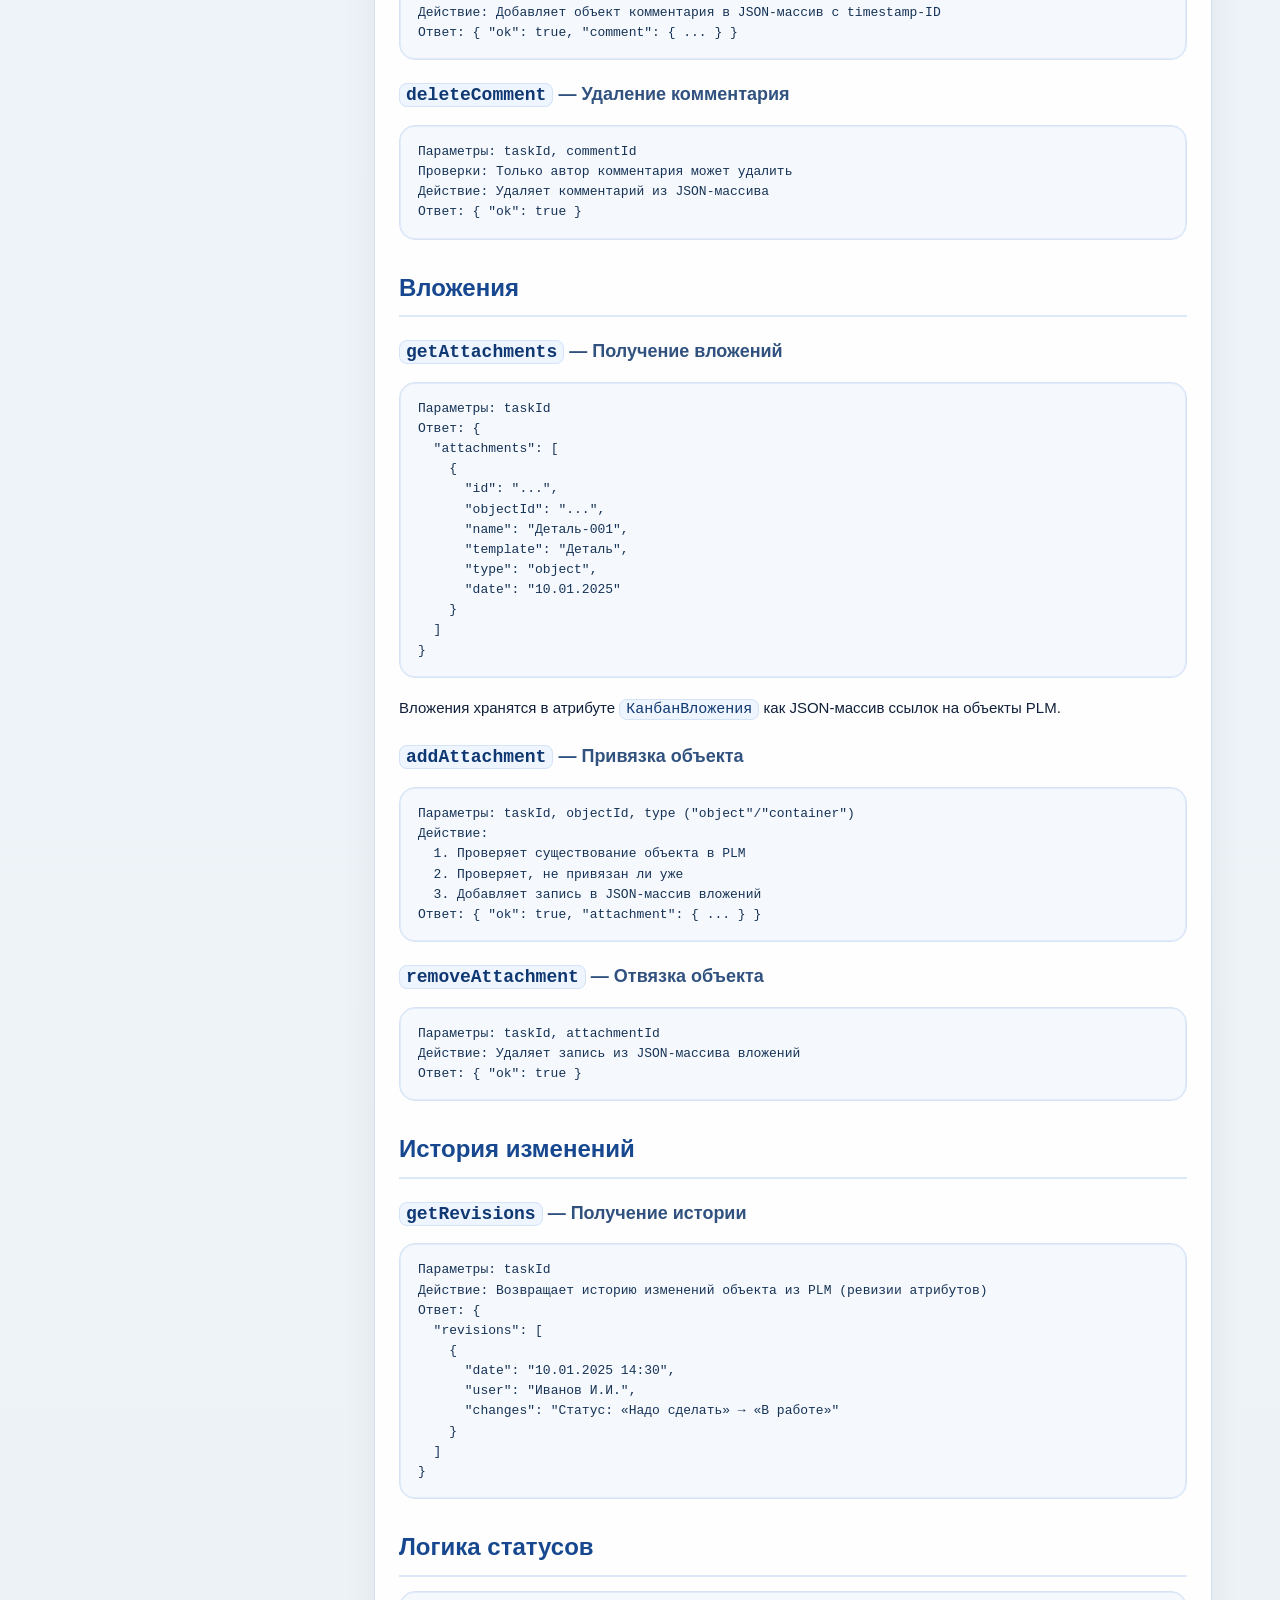
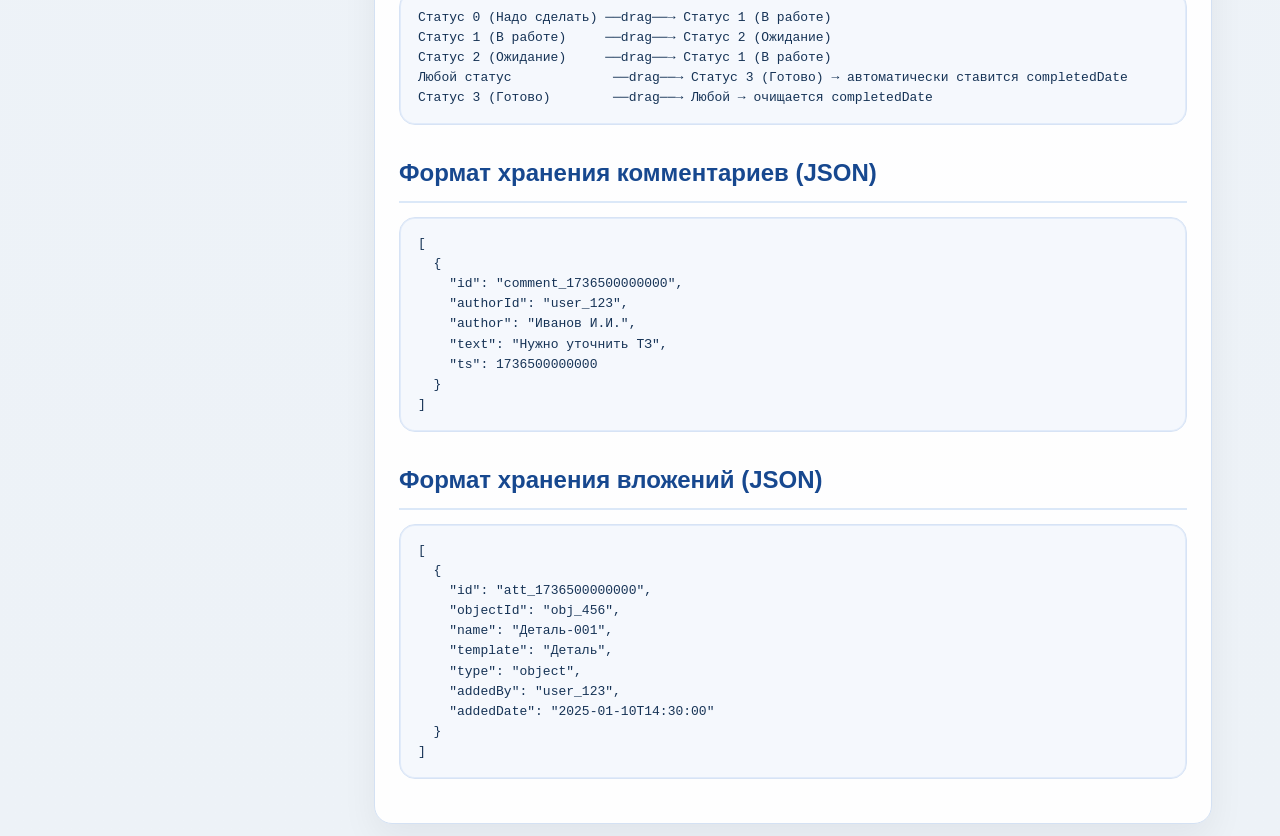
<file: docs/HTML/02_KanbanTask_TEMPLATE_SCRIPT.html>
<!DOCTYPE html>
<html lang="ru">
<head>
    <meta charset="UTF-8">
    <meta name="viewport" content="width=device-width, initial-scale=1.0">
    <title>KanbanTask — Скрипт шаблона задачи</title>
    <link rel="stylesheet" href="kanban-docs-theme.css">
</head>
<body>
    <div class="page">
        <header class="hero">
            <div class="hero-top">
                <div>
                    <h1>KanbanTask — Скрипт шаблона задачи</h1>
                    <p>Документ по проекту канбан-доски.</p>
                </div>
                <div class="badge">Template Script</div>
            </div>
            <div class="hero-meta">
                <div class="badge">Источник: 02_KanbanTask_TEMPLATE_SCRIPT.md</div>
                <div class="badge">Каталог: docs/kanban-docs/HTML</div>
            </div>
        </header>

        <div class="doc-layout">
            <aside class="nav-card side-nav">
                <h2>Оглавление</h2>
                <div class="doc-nav">
                    <a href="index.html">Индекс документации</a>
                    <a class="" href="00_PROJECT_OVERVIEW.html">Канбан-доска — Общий обзор проекта</a>
<a class="" href="01_KanbanScreen_SERVER_SCRIPT.html">KanbanScreen — Серверный скрипт экрана</a>
<a class="active" href="02_KanbanTask_TEMPLATE_SCRIPT.html">KanbanTask — Скрипт шаблона задачи</a>
<a class="" href="03_KANBAN_JS_CLIENT_LOGIC.html">kanban.js — Клиентская логика</a>
<a class="" href="04_KANBAN_CSS_STYLES.html">kanban.css — Стили канбан-доски</a>
<a class="" href="05_KANBAN_HTML_MARKUP.html">KanbanBoard_HTML — Разметка канбан-доски</a>
                </div>
            </aside>

            <article class="article-card">
<h1 id="kanbantask">KanbanTask — Скрипт шаблона задачи</h1>
<p><strong>Файл:</strong> <code>SOYUZ_UPLOAD_KanbanTask_script.cs</code>
<strong>Тип:</strong> C# скрипт шаблона объекта PLM</p>
<h2 id="section">Назначение</h2>
<p>Скрипт шаблона объекта «Задача канбан-доски». Обрабатывает:</p>
<ul>
<li>Уведомления при назначении задачи (OnBeforeSave → WorkItem ExclamationKanban)</li>
<li>Сброс SeenByList при смене исполнителя (для бейджа «НОВАЯ»)</li>
<li>AJAX-запросы: CRUD задачи, комментарии, вложения, история</li>
</ul>
<h2 id="kanbantask-1">Атрибуты шаблона KanbanTask</h2>
<div class="table-wrap"><table>
<thead>
<tr>
<th>Атрибут</th>
<th>Тип</th>
<th>Описание</th>
</tr>
</thead>
<tbody>
<tr>
<td><code>КанбанНазвание</code></td>
<td>string</td>
<td>Название задачи</td>
</tr>
<tr>
<td><code>КанбанОписание</code></td>
<td>text</td>
<td>Описание задачи</td>
</tr>
<tr>
<td><code>КанбанСтатус</code></td>
<td>int</td>
<td>Статус: 0-3 (колонка на доске)</td>
</tr>
<tr>
<td><code>КанбанПриоритет</code></td>
<td>string</td>
<td><code>low</code>, <code>medium</code>, <code>high</code>, <code>urgent</code></td>
</tr>
<tr>
<td><code>КанбанСрок</code></td>
<td>datetime</td>
<td>Дата дедлайна</td>
</tr>
<tr>
<td><code>КанбанИсполнитель</code></td>
<td>reference</td>
<td>Ссылка на пользователя-исполнителя</td>
</tr>
<tr>
<td><code>КанбанСоздатель</code></td>
<td>reference</td>
<td>Ссылка на пользователя-создателя</td>
</tr>
<tr>
<td><code>КанбанДатаСоздания</code></td>
<td>datetime</td>
<td>Дата создания задачи</td>
</tr>
<tr>
<td><code>КанбанДатаЗавершения</code></td>
<td>datetime</td>
<td>Дата перевода в статус «Готово»</td>
</tr>
<tr>
<td><code>КанбанКомментарии</code></td>
<td>text (JSON)</td>
<td>JSON-массив комментариев</td>
</tr>
<tr>
<td><code>КанбанВложения</code></td>
<td>text (JSON)</td>
<td>JSON-массив привязанных объектов</td>
</tr>
<tr>
<td><code>SeenByList</code></td>
<td>string</td>
<td>Ключи пользователей, просмотревших задачу (через запятую)</td>
</tr>
</tbody>
</table></div>
<h2 id="notifications">Уведомления (OnBeforeSave)</h2>
<p>При смене исполнителя (Assignee) скрипт:</p>
<ol>
<li>Сравнивает нового исполнителя с сохранённым (<code>PersistedValue</code>)</li>
<li>Если исполнитель изменился и это не самоназначение — создаёт <code>WorkItem</code> из шаблона <code>ExclamationKanban</code></li>
<li>Очищает <code>SeenByList</code> — новый исполнитель увидит бейдж «НОВАЯ» на доске</li>
<li>В Subject передаёт: название задачи, имя отправителя (в родительном падеже), приоритет</li>
<li>Сразу помечает WorkItem просмотренным для исполнителя через <code>MarkAsViewedBy(User)</code>, чтобы штатная PLM-почта/оповещение не дублировала кастомное окно.</li>
</ol>
<p><strong>Шаблон уведомления:</strong> <code>WorkLoads\BASIC\Message\ExclamationKanban</code> — кастомный дубликат Exclamation с RTF-форматированием и кнопкой открытия доски.</p>
<h2 id="ajax">AJAX-обработчики</h2>
<h3 id="getcard"><code>getCard</code> — Получение данных карточки</h3>
<pre><code>Параметры: taskId
Ответ: {
  &quot;id&quot;: &quot;...&quot;,
  &quot;title&quot;: &quot;...&quot;,
  &quot;details&quot;: &quot;...&quot;,
  &quot;status&quot;: 0,
  &quot;statusName&quot;: &quot;Надо сделать&quot;,
  &quot;priority&quot;: &quot;medium&quot;,
  &quot;dueDate&quot;: &quot;15.01.2025&quot;,
  &quot;assigneeId&quot;: &quot;...&quot;,
  &quot;assigneeName&quot;: &quot;Иванов И.И.&quot;,
  &quot;creatorName&quot;: &quot;Петров П.П.&quot;,
  &quot;createdDate&quot;: &quot;10.01.2025&quot;,
  &quot;completedDate&quot;: &quot;&quot;,
  &quot;isOwner&quot;: true,
  &quot;canEdit&quot;: true,
  &quot;canDelete&quot;: true
}
</code></pre>
<h3 id="savecard"><code>saveCard</code> — Сохранение изменений</h3>
<pre><code>Параметры: taskId, title, details, status, priority, dueDate
Действие:
  1. Валидирует входные данные
  2. Обновляет атрибуты объекта
  3. Если статус изменился на 3 (Готово) → ставит дату завершения
  4. Если статус изменился с 3 → очищает дату завершения
  5. Создаёт запись в истории изменений
Ответ: { &quot;ok&quot;: true }
</code></pre>
<h3 id="deletecard"><code>deleteCard</code> — Удаление задачи</h3>
<pre><code>Параметры: taskId
Проверки: Только создатель или руководитель
Действие: Удаляет объект из PLM
Ответ: { &quot;ok&quot;: true }
</code></pre>
<h2 id="section-1">Комментарии (чат)</h2>
<h3 id="getcomments"><code>getComments</code> — Получение комментариев</h3>
<pre><code>Параметры: taskId
Ответ: {
  &quot;comments&quot;: [
    {
      &quot;id&quot;: &quot;comment_1736500000000&quot;,
      &quot;author&quot;: &quot;Иванов И.И.&quot;,
      &quot;authorId&quot;: &quot;...&quot;,
      &quot;initials&quot;: &quot;ИИ&quot;,
      &quot;text&quot;: &quot;Текст комментария&quot;,
      &quot;time&quot;: &quot;10.01.2025 14:30&quot;,
      &quot;isMine&quot;: true
    }
  ]
}
</code></pre>
<p>Комментарии хранятся в атрибуте <code>КанбанКомментарии</code> как JSON-массив.</p>
<h3 id="addcomment"><code>addComment</code> — Добавление комментария</h3>
<pre><code>Параметры: taskId, text
Действие: Добавляет объект комментария в JSON-массив с timestamp-ID
Ответ: { &quot;ok&quot;: true, &quot;comment&quot;: { ... } }
</code></pre>
<h3 id="deletecomment"><code>deleteComment</code> — Удаление комментария</h3>
<pre><code>Параметры: taskId, commentId
Проверки: Только автор комментария может удалить
Действие: Удаляет комментарий из JSON-массива
Ответ: { &quot;ok&quot;: true }
</code></pre>
<h2 id="section-2">Вложения</h2>
<h3 id="getattachments"><code>getAttachments</code> — Получение вложений</h3>
<pre><code>Параметры: taskId
Ответ: {
  &quot;attachments&quot;: [
    {
      &quot;id&quot;: &quot;...&quot;,
      &quot;objectId&quot;: &quot;...&quot;,
      &quot;name&quot;: &quot;Деталь-001&quot;,
      &quot;template&quot;: &quot;Деталь&quot;,
      &quot;type&quot;: &quot;object&quot;,
      &quot;date&quot;: &quot;10.01.2025&quot;
    }
  ]
}
</code></pre>
<p>Вложения хранятся в атрибуте <code>КанбанВложения</code> как JSON-массив ссылок на объекты PLM.</p>
<h3 id="addattachment"><code>addAttachment</code> — Привязка объекта</h3>
<pre><code>Параметры: taskId, objectId, type (&quot;object&quot;/&quot;container&quot;)
Действие:
  1. Проверяет существование объекта в PLM
  2. Проверяет, не привязан ли уже
  3. Добавляет запись в JSON-массив вложений
Ответ: { &quot;ok&quot;: true, &quot;attachment&quot;: { ... } }
</code></pre>
<h3 id="removeattachment"><code>removeAttachment</code> — Отвязка объекта</h3>
<pre><code>Параметры: taskId, attachmentId
Действие: Удаляет запись из JSON-массива вложений
Ответ: { &quot;ok&quot;: true }
</code></pre>
<h2 id="section-3">История изменений</h2>
<h3 id="getrevisions"><code>getRevisions</code> — Получение истории</h3>
<pre><code>Параметры: taskId
Действие: Возвращает историю изменений объекта из PLM (ревизии атрибутов)
Ответ: {
  &quot;revisions&quot;: [
    {
      &quot;date&quot;: &quot;10.01.2025 14:30&quot;,
      &quot;user&quot;: &quot;Иванов И.И.&quot;,
      &quot;changes&quot;: &quot;Статус: «Надо сделать» → «В работе»&quot;
    }
  ]
}
</code></pre>
<h2 id="section-4">Логика статусов</h2>
<pre><code>Статус 0 (Надо сделать) ──drag──→ Статус 1 (В работе)
Статус 1 (В работе)     ──drag──→ Статус 2 (Ожидание)
Статус 2 (Ожидание)     ──drag──→ Статус 1 (В работе)
Любой статус             ──drag──→ Статус 3 (Готово) → автоматически ставится completedDate
Статус 3 (Готово)        ──drag──→ Любой → очищается completedDate
</code></pre>
<h2 id="json">Формат хранения комментариев (JSON)</h2>
<pre><code class="language-json">[
  {
    &quot;id&quot;: &quot;comment_1736500000000&quot;,
    &quot;authorId&quot;: &quot;user_123&quot;,
    &quot;author&quot;: &quot;Иванов И.И.&quot;,
    &quot;text&quot;: &quot;Нужно уточнить ТЗ&quot;,
    &quot;ts&quot;: 1736500000000
  }
]
</code></pre>
<h2 id="json-1">Формат хранения вложений (JSON)</h2>
<pre><code class="language-json">[
  {
    &quot;id&quot;: &quot;att_1736500000000&quot;,
    &quot;objectId&quot;: &quot;obj_456&quot;,
    &quot;name&quot;: &quot;Деталь-001&quot;,
    &quot;template&quot;: &quot;Деталь&quot;,
    &quot;type&quot;: &quot;object&quot;,
    &quot;addedBy&quot;: &quot;user_123&quot;,
    &quot;addedDate&quot;: &quot;2025-01-10T14:30:00&quot;
  }
]
</code></pre>

            </article>
        </div>
    </div>
</body>
</html>
</file>
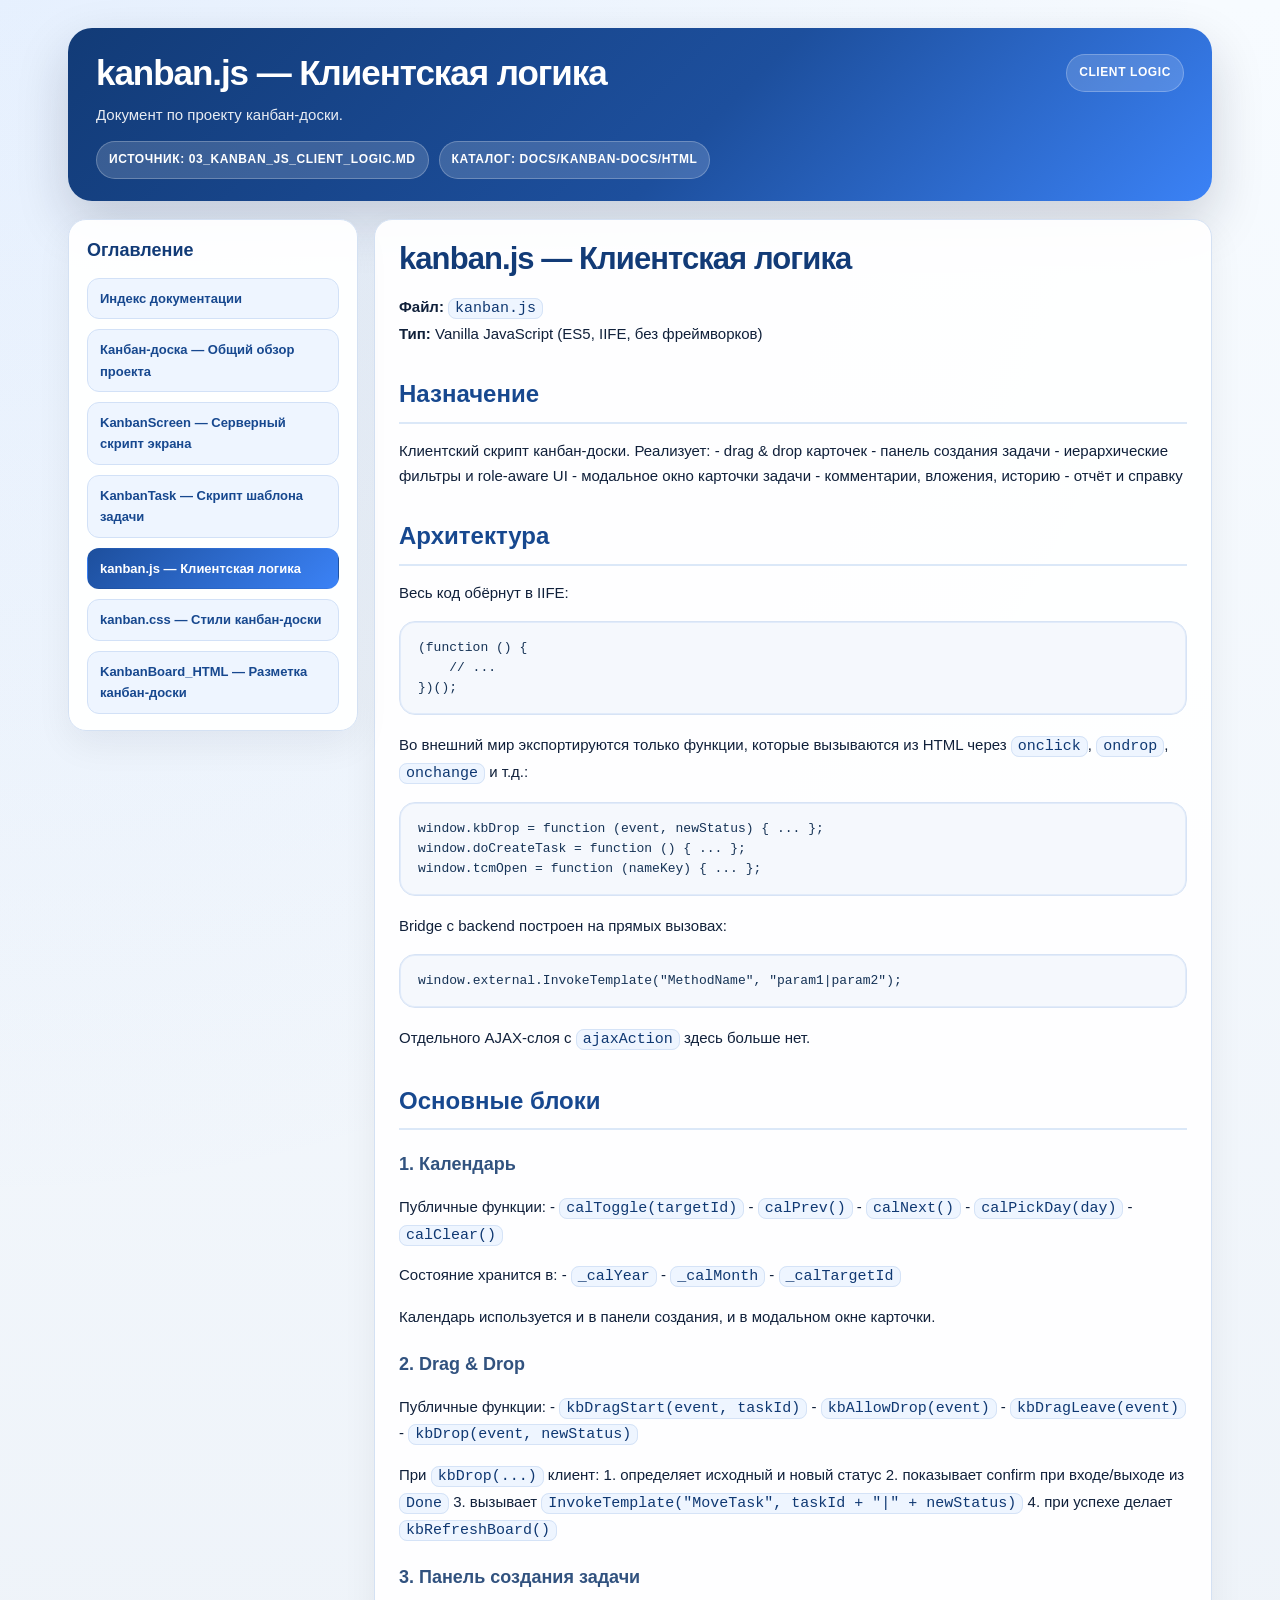
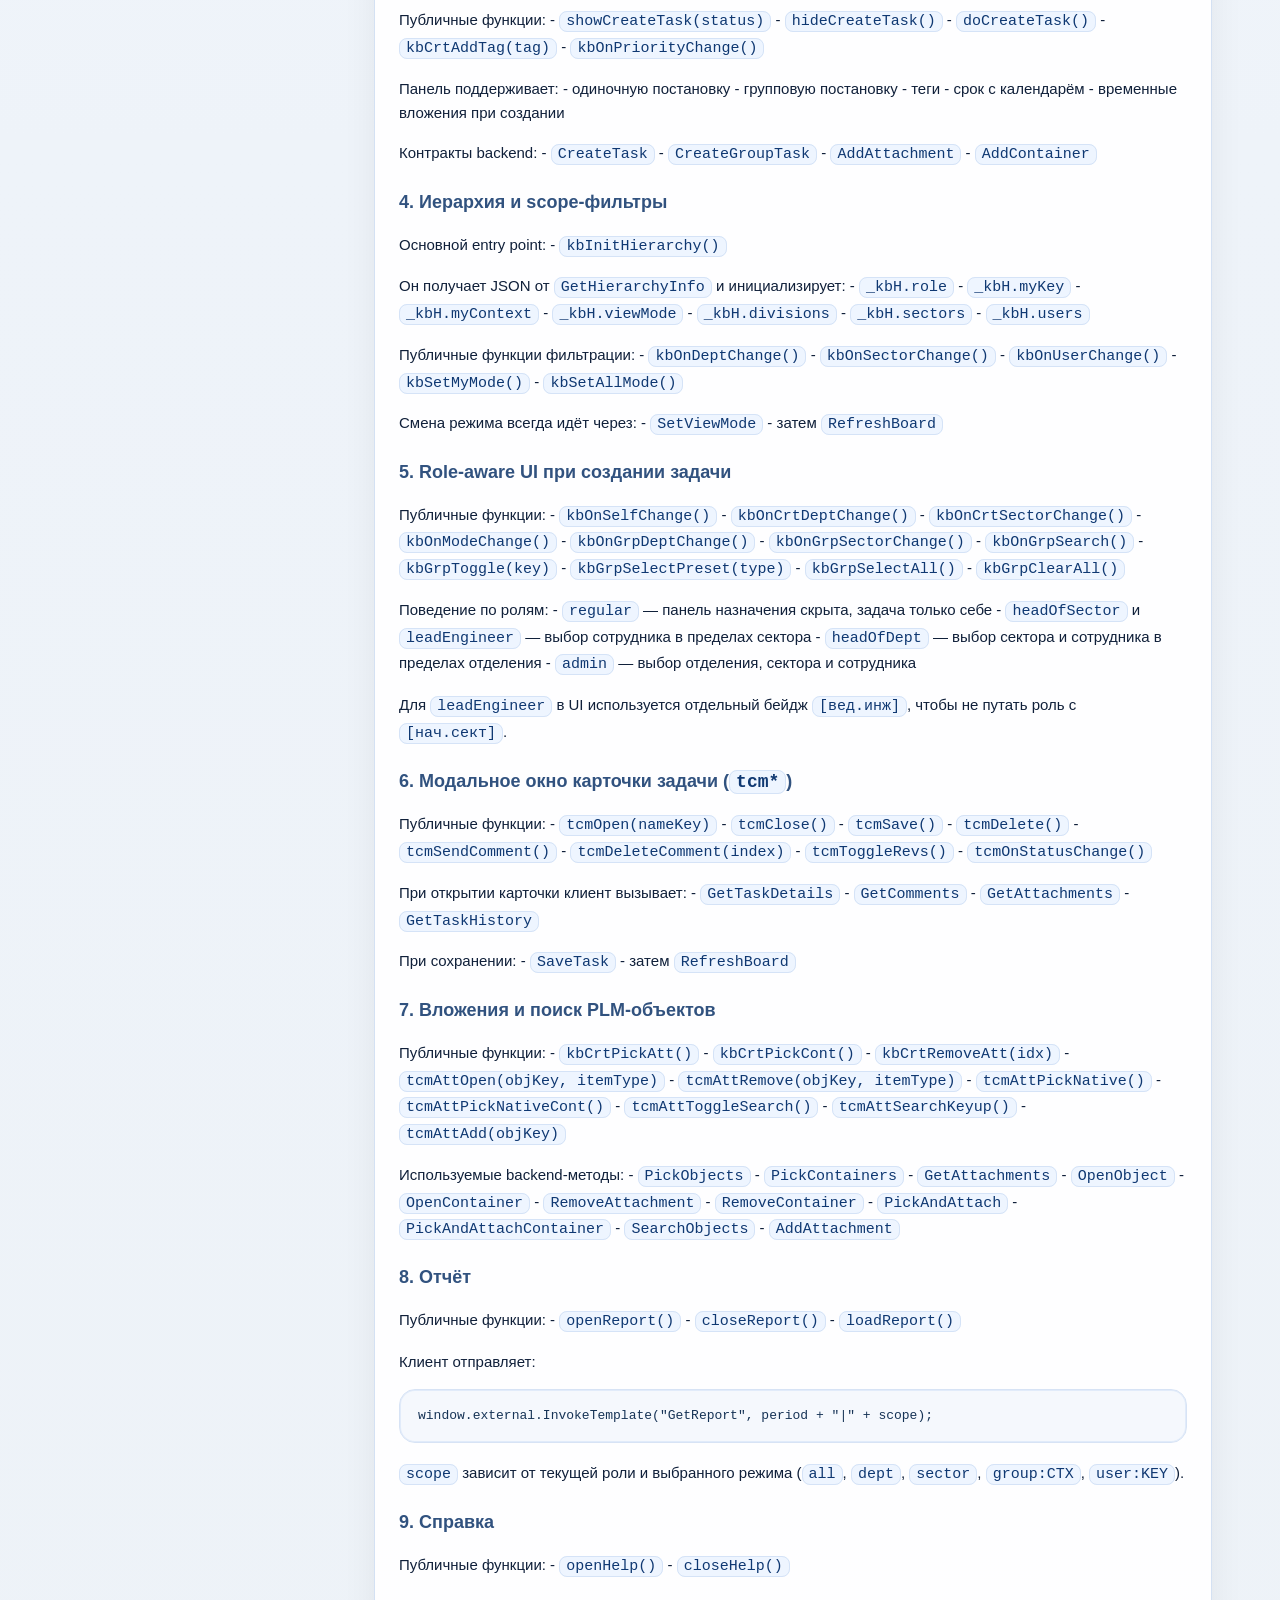
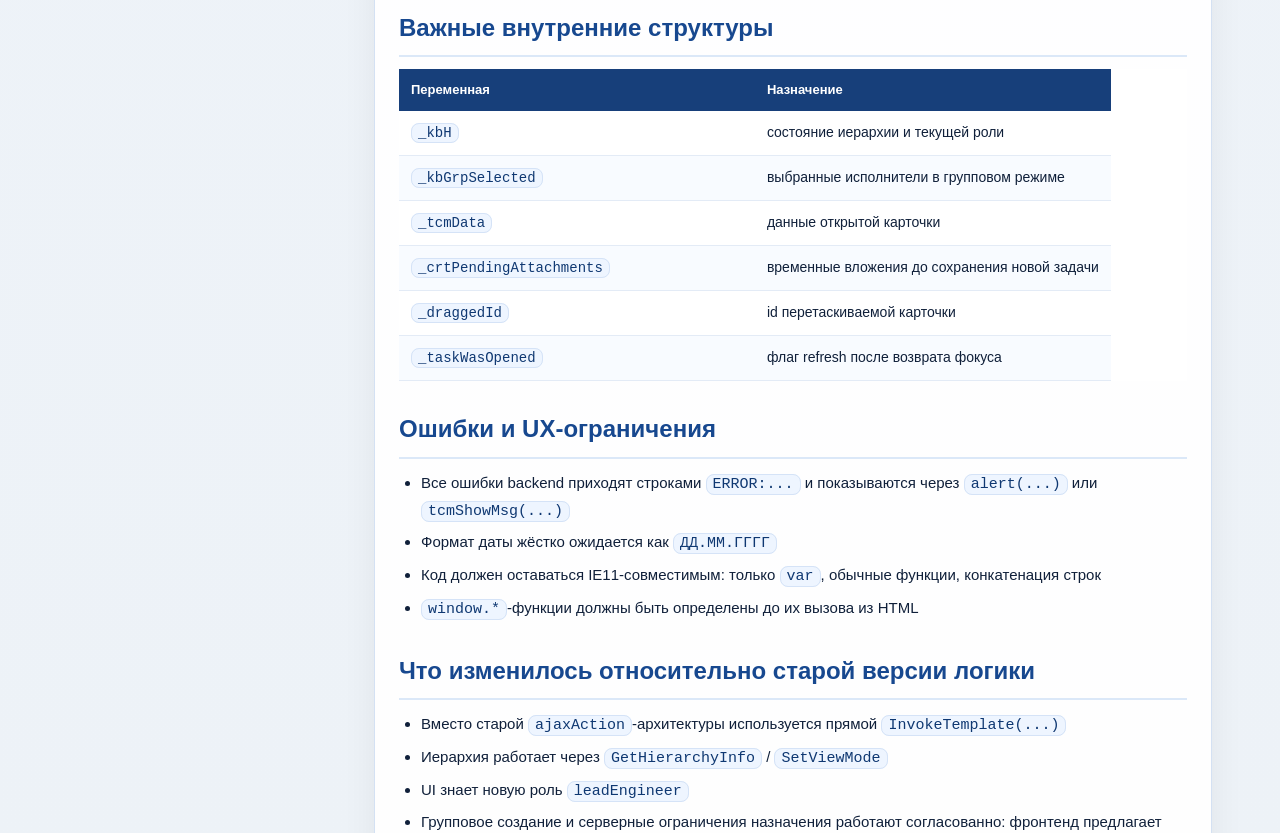
<file: docs/HTML/03_KANBAN_JS_CLIENT_LOGIC.html>
<!DOCTYPE html>
<html lang="ru">
<head>
    <meta charset="UTF-8">
    <meta name="viewport" content="width=device-width, initial-scale=1.0">
    <title>kanban.js — Клиентская логика</title>
    <link rel="stylesheet" href="kanban-docs-theme.css">
</head>
<body>
    <div class="page">
        <header class="hero">
            <div class="hero-top">
                <div>
                    <h1>kanban.js — Клиентская логика</h1>
                    <p>Документ по проекту канбан-доски.</p>
                </div>
                <div class="badge">Client Logic</div>
            </div>
            <div class="hero-meta">
                <div class="badge">Источник: 03_KANBAN_JS_CLIENT_LOGIC.md</div>
                <div class="badge">Каталог: docs/kanban-docs/HTML</div>
            </div>
        </header>

        <div class="doc-layout">
            <aside class="nav-card side-nav">
                <h2>Оглавление</h2>
                <div class="doc-nav">
                    <a href="index.html">Индекс документации</a>
                    <a class="" href="00_PROJECT_OVERVIEW.html">Канбан-доска — Общий обзор проекта</a>
<a class="" href="01_KanbanScreen_SERVER_SCRIPT.html">KanbanScreen — Серверный скрипт экрана</a>
<a class="" href="02_KanbanTask_TEMPLATE_SCRIPT.html">KanbanTask — Скрипт шаблона задачи</a>
<a class="active" href="03_KANBAN_JS_CLIENT_LOGIC.html">kanban.js — Клиентская логика</a>
<a class="" href="04_KANBAN_CSS_STYLES.html">kanban.css — Стили канбан-доски</a>
<a class="" href="05_KANBAN_HTML_MARKUP.html">KanbanBoard_HTML — Разметка канбан-доски</a>
                </div>
            </aside>

            <article class="article-card">
<h1 id="kanban.js-клиентская-логика">kanban.js — Клиентская логика</h1>
<p><strong>Файл:</strong> <code>kanban.js</code><br />
<strong>Тип:</strong> Vanilla JavaScript (ES5, IIFE, без
фреймворков)</p>
<h2 id="назначение">Назначение</h2>
<p>Клиентский скрипт канбан-доски. Реализует: - drag &amp; drop карточек
- панель создания задачи - иерархические фильтры и role-aware UI -
модальное окно карточки задачи - комментарии, вложения, историю - отчёт
и справку</p>
<h2 id="архитектура">Архитектура</h2>
<p>Весь код обёрнут в IIFE:</p>
<div class="sourceCode" id="cb1"><pre
class="sourceCode javascript"><code class="sourceCode javascript"><span id="cb1-1"><a href="#cb1-1" aria-hidden="true" tabindex="-1"></a>(<span class="kw">function</span> () {</span>
<span id="cb1-2"><a href="#cb1-2" aria-hidden="true" tabindex="-1"></a>    <span class="co">// ...</span></span>
<span id="cb1-3"><a href="#cb1-3" aria-hidden="true" tabindex="-1"></a>})()<span class="op">;</span></span></code></pre></div>
<p>Во внешний мир экспортируются только функции, которые вызываются из
HTML через <code>onclick</code>, <code>ondrop</code>,
<code>onchange</code> и т.д.:</p>
<div class="sourceCode" id="cb2"><pre
class="sourceCode javascript"><code class="sourceCode javascript"><span id="cb2-1"><a href="#cb2-1" aria-hidden="true" tabindex="-1"></a><span class="bu">window</span><span class="op">.</span><span class="at">kbDrop</span> <span class="op">=</span> <span class="kw">function</span> (<span class="bu">event</span><span class="op">,</span> newStatus) { <span class="op">...</span> }<span class="op">;</span></span>
<span id="cb2-2"><a href="#cb2-2" aria-hidden="true" tabindex="-1"></a><span class="bu">window</span><span class="op">.</span><span class="at">doCreateTask</span> <span class="op">=</span> <span class="kw">function</span> () { <span class="op">...</span> }<span class="op">;</span></span>
<span id="cb2-3"><a href="#cb2-3" aria-hidden="true" tabindex="-1"></a><span class="bu">window</span><span class="op">.</span><span class="at">tcmOpen</span> <span class="op">=</span> <span class="kw">function</span> (nameKey) { <span class="op">...</span> }<span class="op">;</span></span></code></pre></div>
<p>Bridge с backend построен на прямых вызовах:</p>
<div class="sourceCode" id="cb3"><pre
class="sourceCode javascript"><code class="sourceCode javascript"><span id="cb3-1"><a href="#cb3-1" aria-hidden="true" tabindex="-1"></a><span class="bu">window</span><span class="op">.</span><span class="at">external</span><span class="op">.</span><span class="fu">InvokeTemplate</span>(<span class="st">&quot;MethodName&quot;</span><span class="op">,</span> <span class="st">&quot;param1|param2&quot;</span>)<span class="op">;</span></span></code></pre></div>
<p>Отдельного AJAX-слоя с <code>ajaxAction</code> здесь больше нет.</p>
<h2 id="основные-блоки">Основные блоки</h2>
<h3 id="календарь">1. Календарь</h3>
<p>Публичные функции: - <code>calToggle(targetId)</code> -
<code>calPrev()</code> - <code>calNext()</code> -
<code>calPickDay(day)</code> - <code>calClear()</code></p>
<p>Состояние хранится в: - <code>_calYear</code> -
<code>_calMonth</code> - <code>_calTargetId</code></p>
<p>Календарь используется и в панели создания, и в модальном окне
карточки.</p>
<h3 id="drag-drop">2. Drag &amp; Drop</h3>
<p>Публичные функции: - <code>kbDragStart(event, taskId)</code> -
<code>kbAllowDrop(event)</code> - <code>kbDragLeave(event)</code> -
<code>kbDrop(event, newStatus)</code></p>
<p>При <code>kbDrop(...)</code> клиент: 1. определяет исходный и новый
статус 2. показывает confirm при входе/выходе из <code>Done</code> 3.
вызывает
<code>InvokeTemplate("MoveTask", taskId + "|" + newStatus)</code> 4. при
успехе делает <code>kbRefreshBoard()</code></p>
<h3 id="панель-создания-задачи">3. Панель создания задачи</h3>
<p>Публичные функции: - <code>showCreateTask(status)</code> -
<code>hideCreateTask()</code> - <code>doCreateTask()</code> -
<code>kbCrtAddTag(tag)</code> - <code>kbOnPriorityChange()</code></p>
<p>Панель поддерживает: - одиночную постановку - групповую постановку -
теги - срок с календарём - временные вложения при создании</p>
<p>Контракты backend: - <code>CreateTask</code> -
<code>CreateGroupTask</code> - <code>AddAttachment</code> -
<code>AddContainer</code></p>
<h3 id="иерархия-и-scope-фильтры">4. Иерархия и scope-фильтры</h3>
<p>Основной entry point: - <code>kbInitHierarchy()</code></p>
<p>Он получает JSON от <code>GetHierarchyInfo</code> и инициализирует: -
<code>_kbH.role</code> - <code>_kbH.myKey</code> -
<code>_kbH.myContext</code> - <code>_kbH.viewMode</code> -
<code>_kbH.divisions</code> - <code>_kbH.sectors</code> -
<code>_kbH.users</code></p>
<p>Публичные функции фильтрации: - <code>kbOnDeptChange()</code> -
<code>kbOnSectorChange()</code> - <code>kbOnUserChange()</code> -
<code>kbSetMyMode()</code> - <code>kbSetAllMode()</code></p>
<p>Смена режима всегда идёт через: - <code>SetViewMode</code> - затем
<code>RefreshBoard</code></p>
<h3 id="role-aware-ui-при-создании-задачи">5. Role-aware UI при создании
задачи</h3>
<p>Публичные функции: - <code>kbOnSelfChange()</code> -
<code>kbOnCrtDeptChange()</code> - <code>kbOnCrtSectorChange()</code> -
<code>kbOnModeChange()</code> - <code>kbOnGrpDeptChange()</code> -
<code>kbOnGrpSectorChange()</code> - <code>kbOnGrpSearch()</code> -
<code>kbGrpToggle(key)</code> - <code>kbGrpSelectPreset(type)</code> -
<code>kbGrpSelectAll()</code> - <code>kbGrpClearAll()</code></p>
<p>Поведение по ролям: - <code>regular</code> — панель назначения
скрыта, задача только себе - <code>headOfSector</code> и
<code>leadEngineer</code> — выбор сотрудника в пределах сектора -
<code>headOfDept</code> — выбор сектора и сотрудника в пределах
отделения - <code>admin</code> — выбор отделения, сектора и
сотрудника</p>
<p>Для <code>leadEngineer</code> в UI используется отдельный бейдж
<code>[вед.инж]</code>, чтобы не путать роль с
<code>[нач.сект]</code>.</p>
<h3 id="модальное-окно-карточки-задачи-tcm">6. Модальное окно карточки
задачи (<code>tcm*</code>)</h3>
<p>Публичные функции: - <code>tcmOpen(nameKey)</code> -
<code>tcmClose()</code> - <code>tcmSave()</code> -
<code>tcmDelete()</code> - <code>tcmSendComment()</code> -
<code>tcmDeleteComment(index)</code> - <code>tcmToggleRevs()</code> -
<code>tcmOnStatusChange()</code></p>
<p>При открытии карточки клиент вызывает: - <code>GetTaskDetails</code>
- <code>GetComments</code> - <code>GetAttachments</code> -
<code>GetTaskHistory</code></p>
<p>При сохранении: - <code>SaveTask</code> - затем
<code>RefreshBoard</code></p>
<h3 id="вложения-и-поиск-plm-объектов">7. Вложения и поиск
PLM-объектов</h3>
<p>Публичные функции: - <code>kbCrtPickAtt()</code> -
<code>kbCrtPickCont()</code> - <code>kbCrtRemoveAtt(idx)</code> -
<code>tcmAttOpen(objKey, itemType)</code> -
<code>tcmAttRemove(objKey, itemType)</code> -
<code>tcmAttPickNative()</code> - <code>tcmAttPickNativeCont()</code> -
<code>tcmAttToggleSearch()</code> - <code>tcmAttSearchKeyup()</code> -
<code>tcmAttAdd(objKey)</code></p>
<p>Используемые backend-методы: - <code>PickObjects</code> -
<code>PickContainers</code> - <code>GetAttachments</code> -
<code>OpenObject</code> - <code>OpenContainer</code> -
<code>RemoveAttachment</code> - <code>RemoveContainer</code> -
<code>PickAndAttach</code> - <code>PickAndAttachContainer</code> -
<code>SearchObjects</code> - <code>AddAttachment</code></p>
<h3 id="отчёт">8. Отчёт</h3>
<p>Публичные функции: - <code>openReport()</code> -
<code>closeReport()</code> - <code>loadReport()</code></p>
<p>Клиент отправляет:</p>
<div class="sourceCode" id="cb4"><pre
class="sourceCode javascript"><code class="sourceCode javascript"><span id="cb4-1"><a href="#cb4-1" aria-hidden="true" tabindex="-1"></a><span class="bu">window</span><span class="op">.</span><span class="at">external</span><span class="op">.</span><span class="fu">InvokeTemplate</span>(<span class="st">&quot;GetReport&quot;</span><span class="op">,</span> period <span class="op">+</span> <span class="st">&quot;|&quot;</span> <span class="op">+</span> scope)<span class="op">;</span></span></code></pre></div>
<p><code>scope</code> зависит от текущей роли и выбранного режима
(<code>all</code>, <code>dept</code>, <code>sector</code>,
<code>group:CTX</code>, <code>user:KEY</code>).</p>
<h3 id="справка">9. Справка</h3>
<p>Публичные функции: - <code>openHelp()</code> -
<code>closeHelp()</code></p>
<h2 id="важные-внутренние-структуры">Важные внутренние структуры</h2>
<table>
<colgroup>
<col style="width: 50%" />
<col style="width: 50%" />
</colgroup>
<thead>
<tr>
<th>Переменная</th>
<th>Назначение</th>
</tr>
</thead>
<tbody>
<tr>
<td><code>_kbH</code></td>
<td>состояние иерархии и текущей роли</td>
</tr>
<tr>
<td><code>_kbGrpSelected</code></td>
<td>выбранные исполнители в групповом режиме</td>
</tr>
<tr>
<td><code>_tcmData</code></td>
<td>данные открытой карточки</td>
</tr>
<tr>
<td><code>_crtPendingAttachments</code></td>
<td>временные вложения до сохранения новой задачи</td>
</tr>
<tr>
<td><code>_draggedId</code></td>
<td>id перетаскиваемой карточки</td>
</tr>
<tr>
<td><code>_taskWasOpened</code></td>
<td>флаг refresh после возврата фокуса</td>
</tr>
</tbody>
</table>
<h2 id="ошибки-и-ux-ограничения">Ошибки и UX-ограничения</h2>
<ul>
<li>Все ошибки backend приходят строками <code>ERROR:...</code> и
показываются через <code>alert(...)</code> или
<code>tcmShowMsg(...)</code></li>
<li>Формат даты жёстко ожидается как <code>ДД.ММ.ГГГГ</code></li>
<li>Код должен оставаться IE11-совместимым: только <code>var</code>,
обычные функции, конкатенация строк</li>
<li><code>window.*</code>-функции должны быть определены до их вызова из
HTML</li>
</ul>
<h2 id="что-изменилось-относительно-старой-версии-логики">Что изменилось
относительно старой версии логики</h2>
<ul>
<li>Вместо старой <code>ajaxAction</code>-архитектуры используется
прямой <code>InvokeTemplate(...)</code></li>
<li>Иерархия работает через <code>GetHierarchyInfo</code> /
<code>SetViewMode</code></li>
<li>UI знает новую роль <code>leadEngineer</code></li>
<li>Групповое создание и серверные ограничения назначения работают
согласованно: фронтенд предлагает только допустимых исполнителей,
backend дополнительно проверяет scope</li>
</ul>

            </article>
        </div>
    </div>
</body>
</html>
</file>
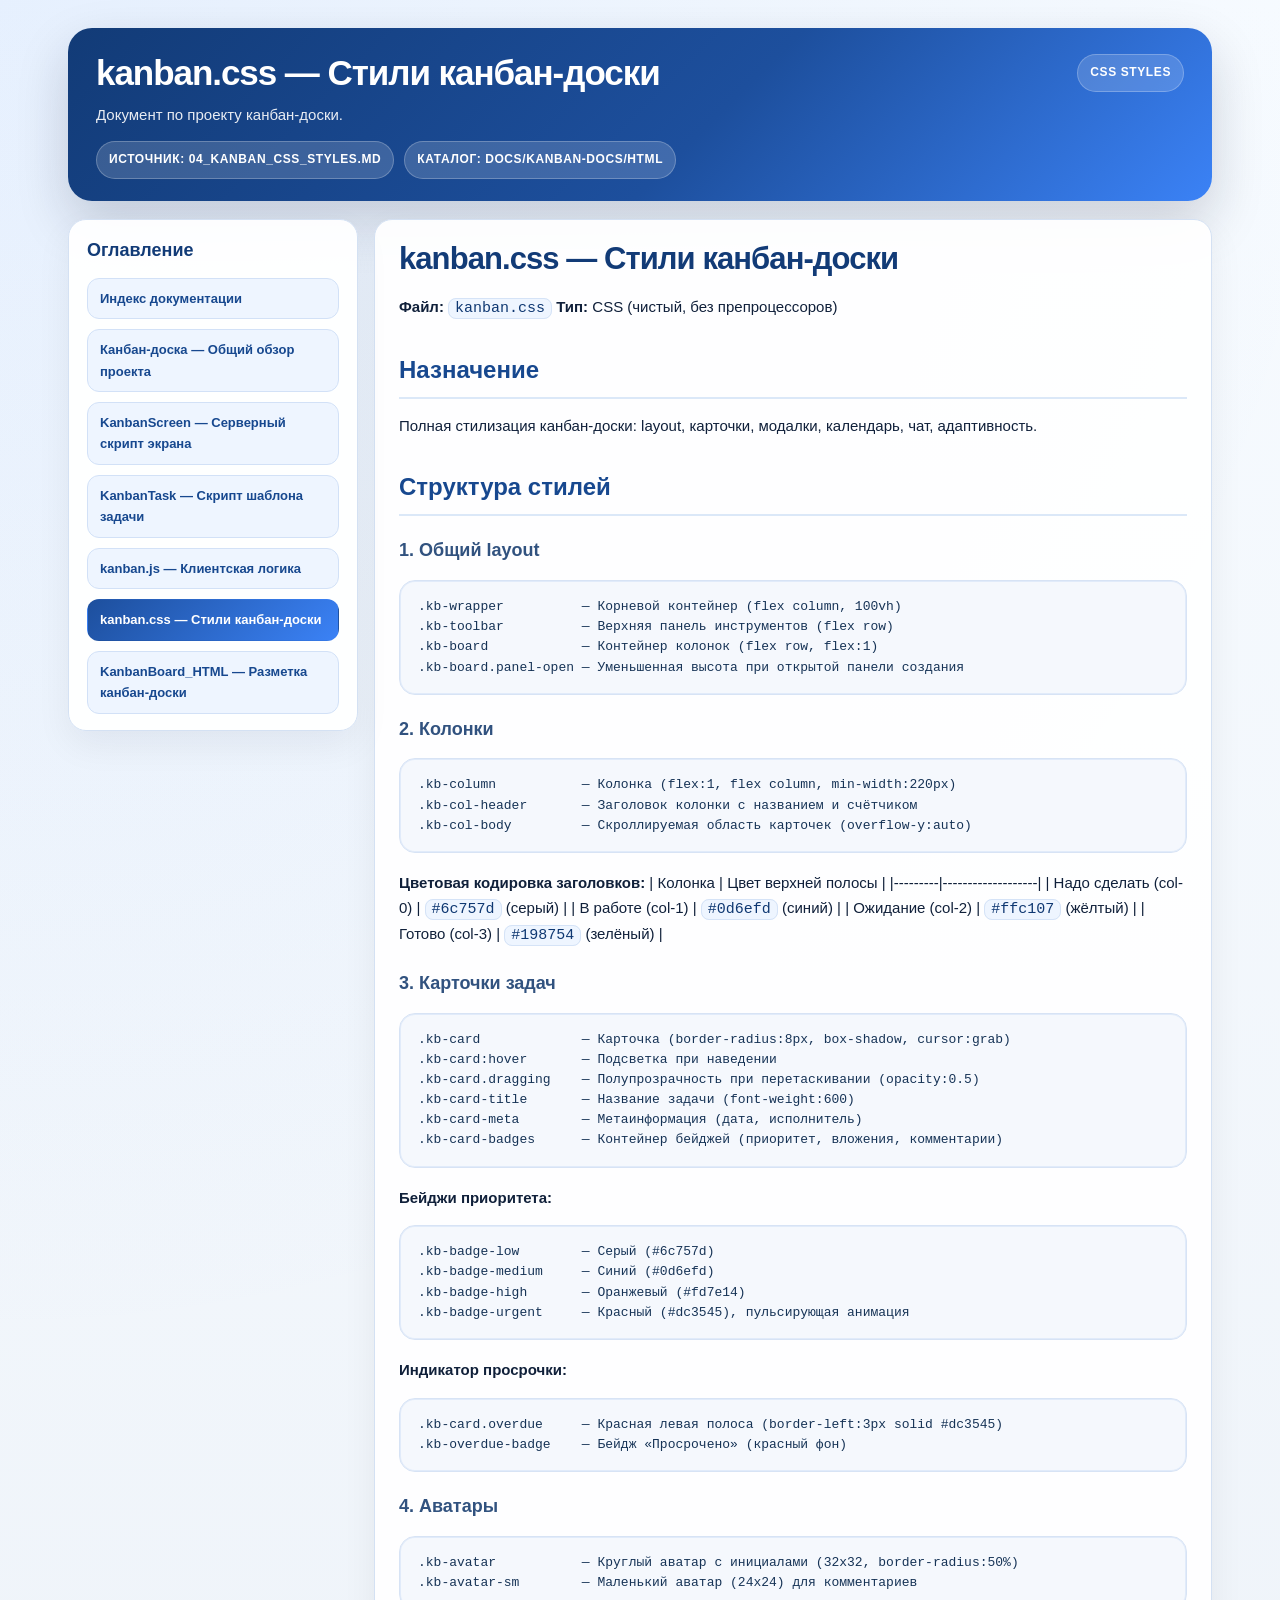
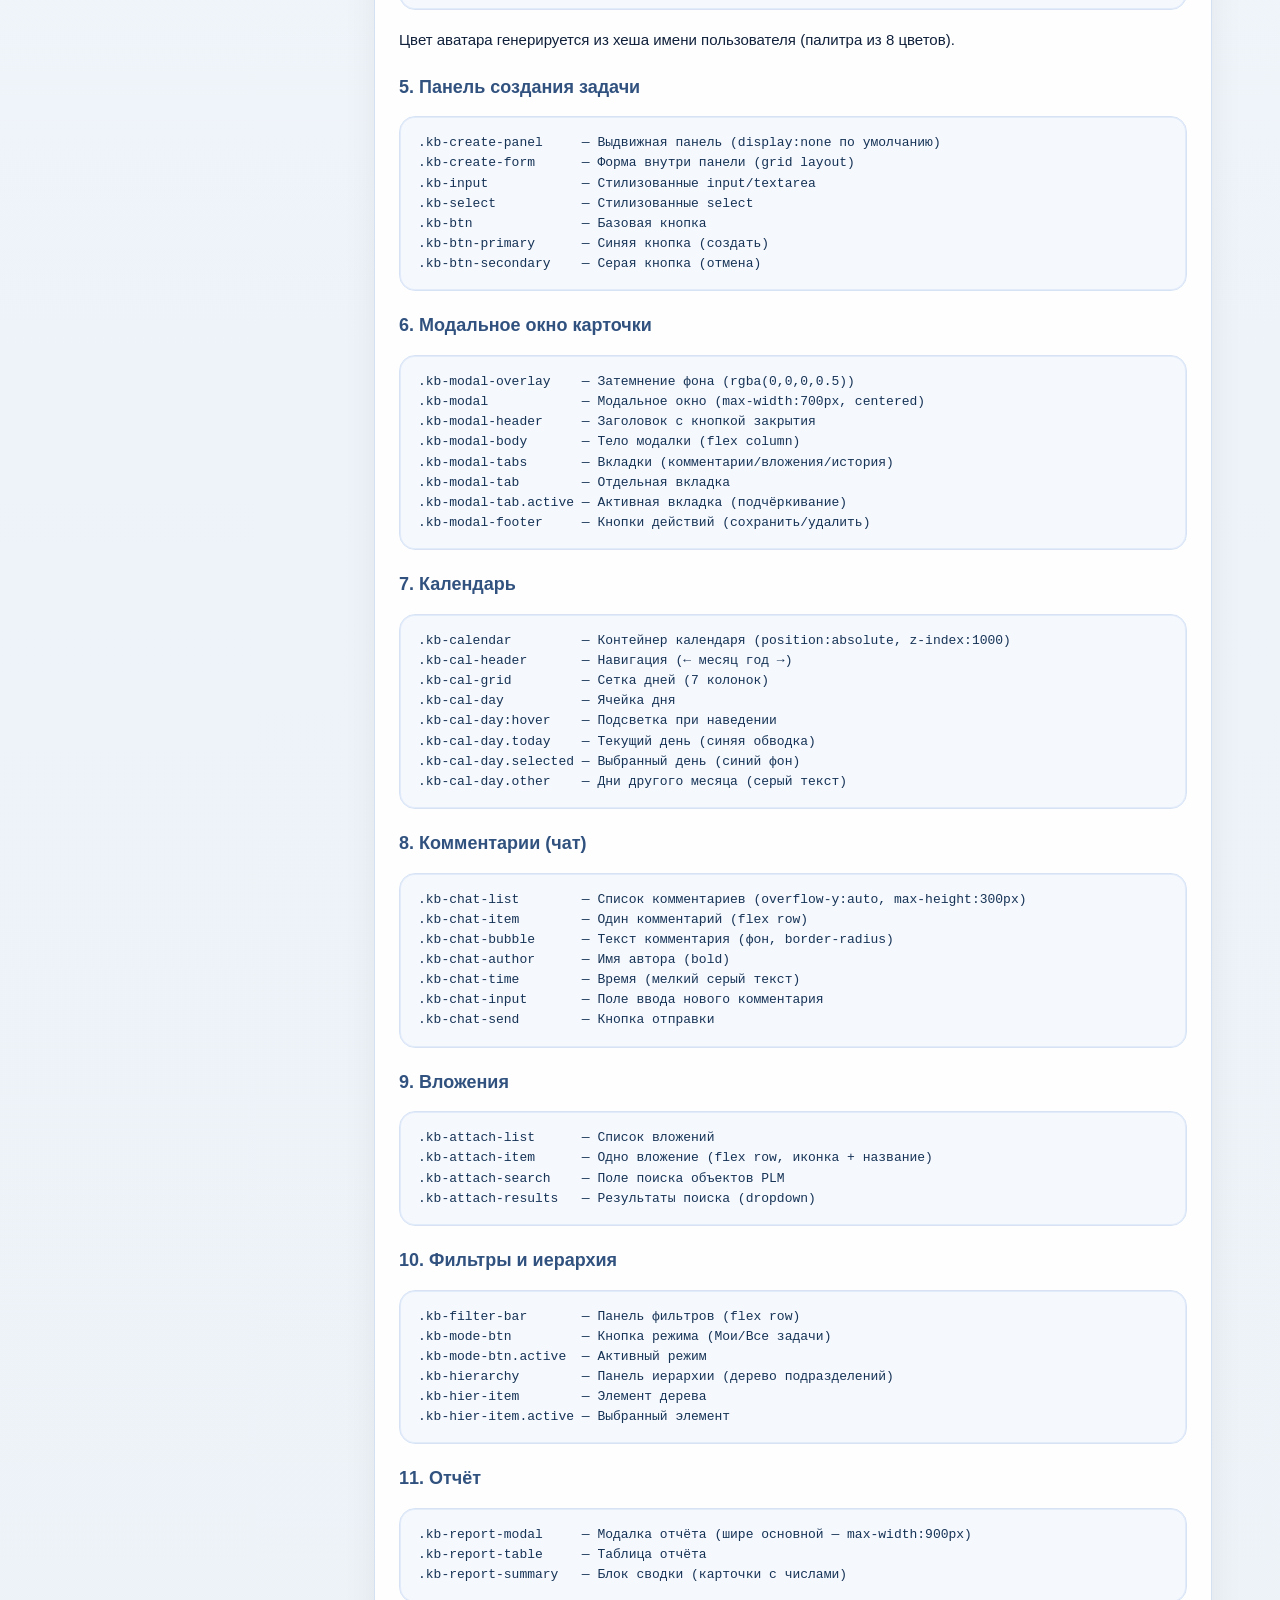
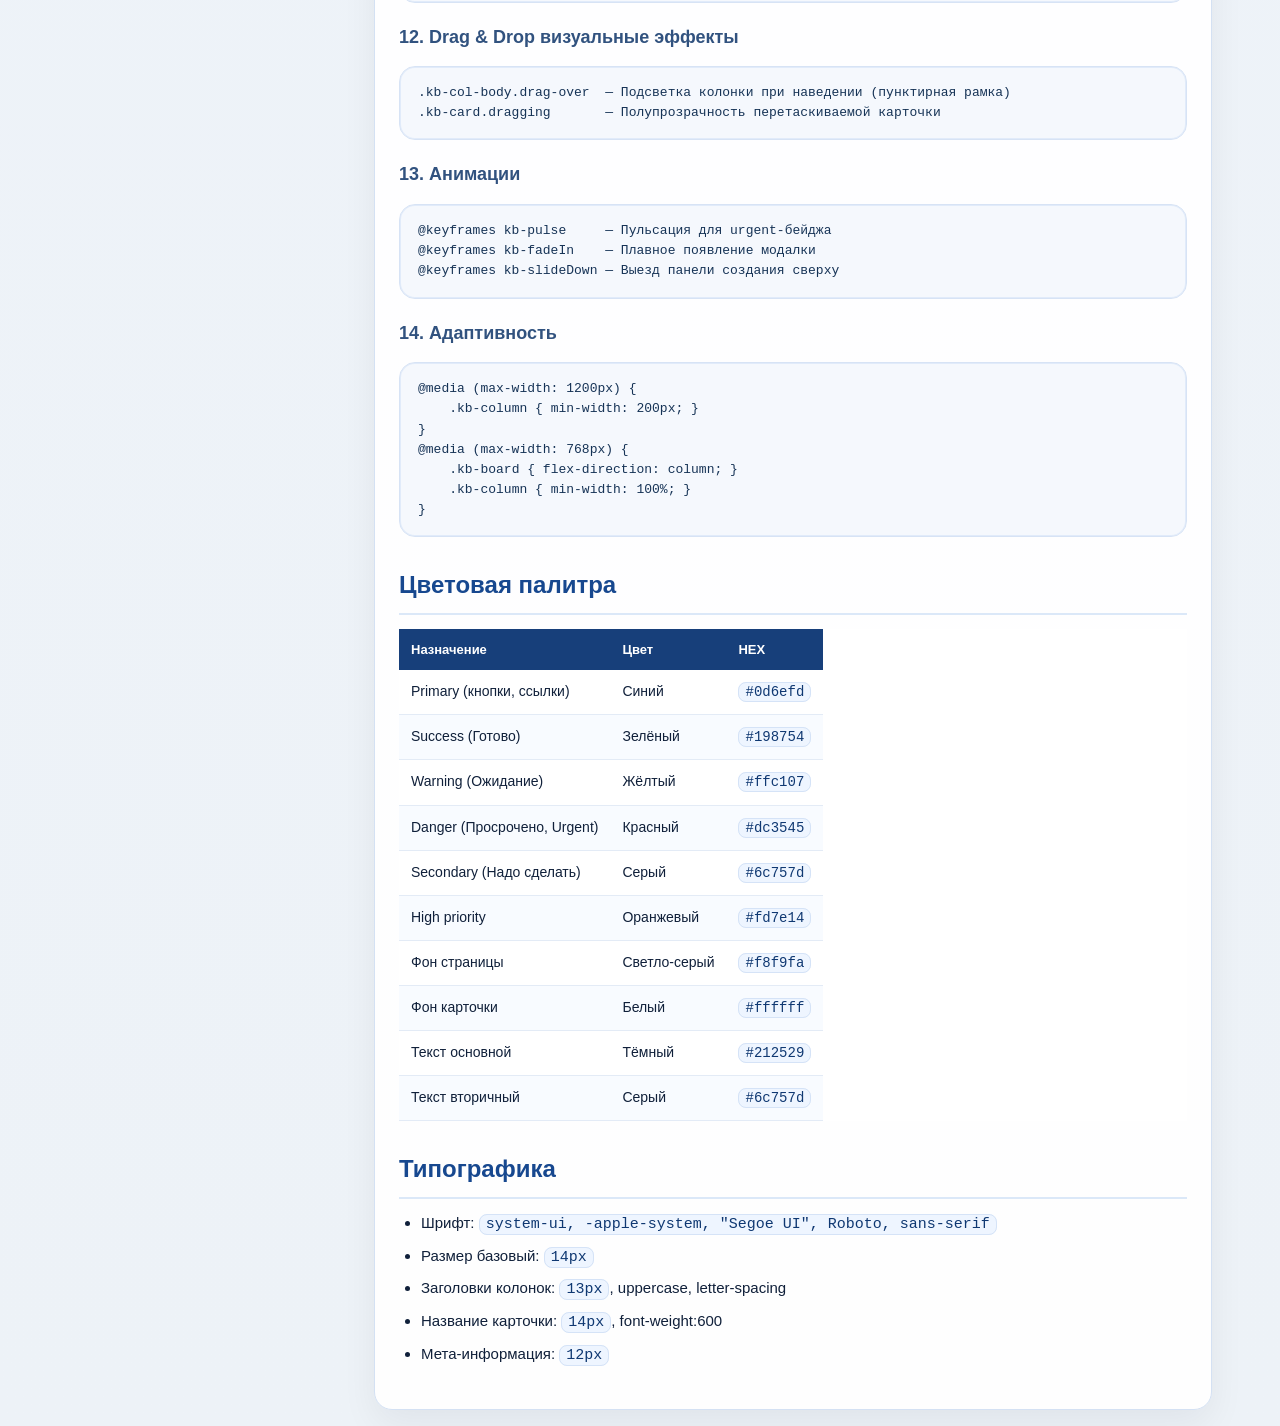
<file: docs/HTML/04_KANBAN_CSS_STYLES.html>
<!DOCTYPE html>
<html lang="ru">
<head>
    <meta charset="UTF-8">
    <meta name="viewport" content="width=device-width, initial-scale=1.0">
    <title>kanban.css — Стили канбан-доски</title>
    <link rel="stylesheet" href="kanban-docs-theme.css">
</head>
<body>
    <div class="page">
        <header class="hero">
            <div class="hero-top">
                <div>
                    <h1>kanban.css — Стили канбан-доски</h1>
                    <p>Документ по проекту канбан-доски.</p>
                </div>
                <div class="badge">CSS Styles</div>
            </div>
            <div class="hero-meta">
                <div class="badge">Источник: 04_KANBAN_CSS_STYLES.md</div>
                <div class="badge">Каталог: docs/kanban-docs/HTML</div>
            </div>
        </header>

        <div class="doc-layout">
            <aside class="nav-card side-nav">
                <h2>Оглавление</h2>
                <div class="doc-nav">
                    <a href="index.html">Индекс документации</a>
                    <a class="" href="00_PROJECT_OVERVIEW.html">Канбан-доска — Общий обзор проекта</a>
<a class="" href="01_KanbanScreen_SERVER_SCRIPT.html">KanbanScreen — Серверный скрипт экрана</a>
<a class="" href="02_KanbanTask_TEMPLATE_SCRIPT.html">KanbanTask — Скрипт шаблона задачи</a>
<a class="" href="03_KANBAN_JS_CLIENT_LOGIC.html">kanban.js — Клиентская логика</a>
<a class="active" href="04_KANBAN_CSS_STYLES.html">kanban.css — Стили канбан-доски</a>
<a class="" href="05_KANBAN_HTML_MARKUP.html">KanbanBoard_HTML — Разметка канбан-доски</a>
                </div>
            </aside>

            <article class="article-card">
<h1 id="kanban.css">kanban.css — Стили канбан-доски</h1>
<p><strong>Файл:</strong> <code>kanban.css</code>
<strong>Тип:</strong> CSS (чистый, без препроцессоров)</p>
<h2 id="section">Назначение</h2>
<p>Полная стилизация канбан-доски: layout, карточки, модалки, календарь, чат, адаптивность.</p>
<h2 id="section-1">Структура стилей</h2>
<h3 id="layout">1. Общий layout</h3>
<pre><code>.kb-wrapper          — Корневой контейнер (flex column, 100vh)
.kb-toolbar          — Верхняя панель инструментов (flex row)
.kb-board            — Контейнер колонок (flex row, flex:1)
.kb-board.panel-open — Уменьшенная высота при открытой панели создания
</code></pre>
<h3 id="section-2">2. Колонки</h3>
<pre><code>.kb-column           — Колонка (flex:1, flex column, min-width:220px)
.kb-col-header       — Заголовок колонки с названием и счётчиком
.kb-col-body         — Скроллируемая область карточек (overflow-y:auto)
</code></pre>
<p><strong>Цветовая кодировка заголовков:</strong>
| Колонка | Цвет верхней полосы |
|---------|-------------------|
| Надо сделать (col-0) | <code>#6c757d</code> (серый) |
| В работе (col-1) | <code>#0d6efd</code> (синий) |
| Ожидание (col-2) | <code>#ffc107</code> (жёлтый) |
| Готово (col-3) | <code>#198754</code> (зелёный) |</p>
<h3 id="section-3">3. Карточки задач</h3>
<pre><code>.kb-card             — Карточка (border-radius:8px, box-shadow, cursor:grab)
.kb-card:hover       — Подсветка при наведении
.kb-card.dragging    — Полупрозрачность при перетаскивании (opacity:0.5)
.kb-card-title       — Название задачи (font-weight:600)
.kb-card-meta        — Метаинформация (дата, исполнитель)
.kb-card-badges      — Контейнер бейджей (приоритет, вложения, комментарии)
</code></pre>
<p><strong>Бейджи приоритета:</strong></p>
<pre><code>.kb-badge-low        — Серый (#6c757d)
.kb-badge-medium     — Синий (#0d6efd)
.kb-badge-high       — Оранжевый (#fd7e14)
.kb-badge-urgent     — Красный (#dc3545), пульсирующая анимация
</code></pre>
<p><strong>Индикатор просрочки:</strong></p>
<pre><code>.kb-card.overdue     — Красная левая полоса (border-left:3px solid #dc3545)
.kb-overdue-badge    — Бейдж «Просрочено» (красный фон)
</code></pre>
<h3 id="section-4">4. Аватары</h3>
<pre><code>.kb-avatar           — Круглый аватар с инициалами (32x32, border-radius:50%)
.kb-avatar-sm        — Маленький аватар (24x24) для комментариев
</code></pre>
<p>Цвет аватара генерируется из хеша имени пользователя (палитра из 8 цветов).</p>
<h3 id="section-5">5. Панель создания задачи</h3>
<pre><code>.kb-create-panel     — Выдвижная панель (display:none по умолчанию)
.kb-create-form      — Форма внутри панели (grid layout)
.kb-input            — Стилизованные input/textarea
.kb-select           — Стилизованные select
.kb-btn              — Базовая кнопка
.kb-btn-primary      — Синяя кнопка (создать)
.kb-btn-secondary    — Серая кнопка (отмена)
</code></pre>
<h3 id="section-6">6. Модальное окно карточки</h3>
<pre><code>.kb-modal-overlay    — Затемнение фона (rgba(0,0,0,0.5))
.kb-modal            — Модальное окно (max-width:700px, centered)
.kb-modal-header     — Заголовок с кнопкой закрытия
.kb-modal-body       — Тело модалки (flex column)
.kb-modal-tabs       — Вкладки (комментарии/вложения/история)
.kb-modal-tab        — Отдельная вкладка
.kb-modal-tab.active — Активная вкладка (подчёркивание)
.kb-modal-footer     — Кнопки действий (сохранить/удалить)
</code></pre>
<h3 id="section-7">7. Календарь</h3>
<pre><code>.kb-calendar         — Контейнер календаря (position:absolute, z-index:1000)
.kb-cal-header       — Навигация (← месяц год →)
.kb-cal-grid         — Сетка дней (7 колонок)
.kb-cal-day          — Ячейка дня
.kb-cal-day:hover    — Подсветка при наведении
.kb-cal-day.today    — Текущий день (синяя обводка)
.kb-cal-day.selected — Выбранный день (синий фон)
.kb-cal-day.other    — Дни другого месяца (серый текст)
</code></pre>
<h3 id="section-8">8. Комментарии (чат)</h3>
<pre><code>.kb-chat-list        — Список комментариев (overflow-y:auto, max-height:300px)
.kb-chat-item        — Один комментарий (flex row)
.kb-chat-bubble      — Текст комментария (фон, border-radius)
.kb-chat-author      — Имя автора (bold)
.kb-chat-time        — Время (мелкий серый текст)
.kb-chat-input       — Поле ввода нового комментария
.kb-chat-send        — Кнопка отправки
</code></pre>
<h3 id="section-9">9. Вложения</h3>
<pre><code>.kb-attach-list      — Список вложений
.kb-attach-item      — Одно вложение (flex row, иконка + название)
.kb-attach-search    — Поле поиска объектов PLM
.kb-attach-results   — Результаты поиска (dropdown)
</code></pre>
<h3 id="section-10">10. Фильтры и иерархия</h3>
<pre><code>.kb-filter-bar       — Панель фильтров (flex row)
.kb-mode-btn         — Кнопка режима (Мои/Все задачи)
.kb-mode-btn.active  — Активный режим
.kb-hierarchy        — Панель иерархии (дерево подразделений)
.kb-hier-item        — Элемент дерева
.kb-hier-item.active — Выбранный элемент
</code></pre>
<h3 id="section-11">11. Отчёт</h3>
<pre><code>.kb-report-modal     — Модалка отчёта (шире основной — max-width:900px)
.kb-report-table     — Таблица отчёта
.kb-report-summary   — Блок сводки (карточки с числами)
</code></pre>
<h3 id="drag-drop">12. Drag &amp; Drop визуальные эффекты</h3>
<pre><code>.kb-col-body.drag-over  — Подсветка колонки при наведении (пунктирная рамка)
.kb-card.dragging       — Полупрозрачность перетаскиваемой карточки
</code></pre>
<h3 id="section-12">13. Анимации</h3>
<pre><code>@keyframes kb-pulse     — Пульсация для urgent-бейджа
@keyframes kb-fadeIn    — Плавное появление модалки
@keyframes kb-slideDown — Выезд панели создания сверху
</code></pre>
<h3 id="section-13">14. Адаптивность</h3>
<pre><code class="language-css">@media (max-width: 1200px) {
    .kb-column { min-width: 200px; }
}
@media (max-width: 768px) {
    .kb-board { flex-direction: column; }
    .kb-column { min-width: 100%; }
}
</code></pre>
<h2 id="section-14">Цветовая палитра</h2>
<div class="table-wrap"><table>
<thead>
<tr>
<th>Назначение</th>
<th>Цвет</th>
<th>HEX</th>
</tr>
</thead>
<tbody>
<tr>
<td>Primary (кнопки, ссылки)</td>
<td>Синий</td>
<td><code>#0d6efd</code></td>
</tr>
<tr>
<td>Success (Готово)</td>
<td>Зелёный</td>
<td><code>#198754</code></td>
</tr>
<tr>
<td>Warning (Ожидание)</td>
<td>Жёлтый</td>
<td><code>#ffc107</code></td>
</tr>
<tr>
<td>Danger (Просрочено, Urgent)</td>
<td>Красный</td>
<td><code>#dc3545</code></td>
</tr>
<tr>
<td>Secondary (Надо сделать)</td>
<td>Серый</td>
<td><code>#6c757d</code></td>
</tr>
<tr>
<td>High priority</td>
<td>Оранжевый</td>
<td><code>#fd7e14</code></td>
</tr>
<tr>
<td>Фон страницы</td>
<td>Светло-серый</td>
<td><code>#f8f9fa</code></td>
</tr>
<tr>
<td>Фон карточки</td>
<td>Белый</td>
<td><code>#ffffff</code></td>
</tr>
<tr>
<td>Текст основной</td>
<td>Тёмный</td>
<td><code>#212529</code></td>
</tr>
<tr>
<td>Текст вторичный</td>
<td>Серый</td>
<td><code>#6c757d</code></td>
</tr>
</tbody>
</table></div>
<h2 id="section-15">Типографика</h2>
<ul>
<li>Шрифт: <code>system-ui, -apple-system, &quot;Segoe UI&quot;, Roboto, sans-serif</code></li>
<li>Размер базовый: <code>14px</code></li>
<li>Заголовки колонок: <code>13px</code>, uppercase, letter-spacing</li>
<li>Название карточки: <code>14px</code>, font-weight:600</li>
<li>Мета-информация: <code>12px</code></li>
</ul>

            </article>
        </div>
    </div>
</body>
</html>
</file>
<file: docs/HTML/kanban-docs-theme.css>
@page {
    size: A4;
    margin: 18mm;
}

* {
    box-sizing: border-box;
}

html {
    scroll-behavior: smooth;
}

body {
    margin: 0;
    font-family: "Inter", "Segoe UI", -apple-system, BlinkMacSystemFont, sans-serif;
    color: #10203a;
    background:
        radial-gradient(circle at top left, rgba(59, 130, 246, 0.09), transparent 28%),
        linear-gradient(180deg, #f7fbff 0%, #eef3f9 42%, #edf2f7 100%);
    line-height: 1.65;
}

a {
    color: #1d4f9d;
}

.page {
    max-width: 1180px;
    margin: 0 auto;
    padding: 28px 18px 42px;
}

.hero {
    background: linear-gradient(135deg, #123b77 0%, #1d4f9d 56%, #3b82f6 100%);
    color: #fff;
    border-radius: 24px;
    padding: 26px 28px 22px;
    box-shadow: 0 22px 52px rgba(15, 23, 42, 0.18);
    margin-bottom: 18px;
}

.hero-top {
    display: flex;
    justify-content: space-between;
    align-items: flex-start;
    gap: 18px;
}

.hero h1 {
    margin: 0 0 10px;
    font-size: 35px;
    line-height: 1.1;
    letter-spacing: -0.03em;
}

.hero p {
    margin: 0;
    max-width: 760px;
    color: rgba(255, 255, 255, 0.9);
    font-size: 15px;
}

.hero code,
.footer-card code {
    font-family: "JetBrains Mono", Consolas, monospace;
    background: rgba(255, 255, 255, 0.12);
    border: 1px solid rgba(255, 255, 255, 0.18);
    border-radius: 8px;
    padding: 1px 6px;
    color: #fff;
}

.badge {
    display: inline-flex;
    align-items: center;
    gap: 6px;
    padding: 8px 12px;
    border-radius: 999px;
    background: rgba(255, 255, 255, 0.16);
    border: 1px solid rgba(255, 255, 255, 0.24);
    color: #fff;
    font-size: 12px;
    font-weight: 700;
    letter-spacing: 0.05em;
    text-transform: uppercase;
    white-space: nowrap;
}

.hero-meta {
    display: flex;
    flex-wrap: wrap;
    gap: 10px;
    margin-top: 14px;
}

.nav-card,
.doc-card,
.article-card,
.footer-card {
    background: rgba(255, 255, 255, 0.94);
    border: 1px solid #d4e1f3;
    border-radius: 18px;
    box-shadow: 0 14px 36px rgba(15, 23, 42, 0.06);
}

.nav-card {
    padding: 16px 18px;
    margin-bottom: 16px;
}

.side-nav {
    position: sticky;
    top: 18px;
    align-self: start;
}

.nav-card h2 {
    margin: 0 0 12px;
    color: #123b77;
    font-size: 18px;
}

.doc-nav {
    display: flex;
    flex-direction: column;
    gap: 10px;
    align-items: stretch;
}

.doc-nav a {
    display: flex;
    align-items: center;
    gap: 6px;
    padding: 9px 12px;
    border-radius: 12px;
    text-decoration: none;
    background: #eef5ff;
    border: 1px solid #d2e1f7;
    color: #17488f;
    font-size: 13px;
    font-weight: 600;
}

.doc-nav a.active {
    background: linear-gradient(135deg, #1d4f9d 0%, #3b82f6 100%);
    color: #fff;
    border-color: transparent;
}

.index-grid {
    display: grid;
    grid-template-columns: repeat(auto-fit, minmax(300px, 1fr));
    gap: 16px;
}

.doc-card {
    display: flex;
    flex-direction: column;
    padding: 20px 20px 18px;
    min-height: 100%;
}

.badge-soft {
    background: #edf4ff;
    color: #17488f;
    border-color: #d1e2fb;
}

.doc-card h2 {
    margin: 0 0 10px;
    font-size: 22px;
    line-height: 1.22;
    color: #123b77;
}

.doc-card p {
    margin: 0 0 14px;
    color: #50627e;
    flex: 1 1 auto;
}

.doc-card .actions {
    display: flex;
    flex-wrap: wrap;
    gap: 10px;
    margin-top: auto;
}

.btn-link {
    display: inline-flex;
    align-items: center;
    justify-content: center;
    gap: 6px;
    padding: 10px 14px;
    min-height: 44px;
    border-radius: 12px;
    border: 1px solid #cdddf4;
    background: #fff;
    color: #17488f;
    text-decoration: none;
    font-size: 14px;
    font-weight: 700;
    white-space: nowrap;
}

.btn-link.primary {
    background: linear-gradient(135deg, #1d4f9d 0%, #3b82f6 100%);
    color: #fff;
    border-color: transparent;
}

.article-card {
    padding: 22px 24px 26px;
}

.doc-layout {
    display: grid;
    grid-template-columns: 290px minmax(0, 1fr);
    gap: 16px;
    align-items: start;
}

.article-card h1:first-child {
    margin-top: 0;
}

.article-card h1 {
    color: #123b77;
    font-size: 31px;
    line-height: 1.12;
    margin: 0 0 18px;
    letter-spacing: -0.03em;
}

.article-card h2 {
    color: #17488f;
    font-size: 24px;
    margin: 28px 0 12px;
    padding-bottom: 8px;
    border-bottom: 2px solid #dbe8f8;
}

.article-card h3 {
    color: #31527f;
    font-size: 18px;
    margin: 20px 0 10px;
}

.article-card p,
.article-card li {
    font-size: 15px;
}

.article-card ul,
.article-card ol {
    margin: 8px 0 14px 22px;
    padding: 0;
}

.article-card li {
    margin-bottom: 6px;
}

.article-card table {
    width: 100%;
    border-collapse: collapse;
    display: block;
    background: #fff;
}

.table-wrap {
    margin: 14px 0 18px;
    overflow-x: auto;
}

.table-wrap table {
    margin: 0;
}

.article-card thead th {
    background: #173f7a;
    color: #fff;
    text-align: left;
    padding: 10px 12px;
    font-size: 13px;
    white-space: nowrap;
}

.article-card tbody td {
    padding: 10px 12px;
    border-bottom: 1px solid #e3ebf6;
    vertical-align: top;
    font-size: 14px;
}

.article-card tbody tr:nth-child(even) {
    background: #f8fbff;
}

.article-card pre {
    margin: 14px 0 18px;
    padding: 16px 18px;
    background: #f5f8fd;
    color: #163356;
    border: 1px solid #d7e3f5;
    border-radius: 16px;
    overflow-x: auto;
    white-space: pre;
    line-height: 1.55;
    box-shadow: inset 0 0 0 1px rgba(180, 204, 240, 0.3);
}

.article-card pre code {
    background: transparent;
    border: 0;
    color: inherit;
    padding: 0;
    font-size: 13px;
    display: block;
    min-width: 100%;
    width: max-content;
}

.article-card code {
    font-family: "JetBrains Mono", Consolas, monospace;
    background: #eef5ff;
    color: #0f3872;
    border: 1px solid #d5e3f7;
    border-radius: 8px;
    padding: 1px 6px;
    white-space: pre-wrap;
    word-break: break-word;
    overflow-wrap: anywhere;
}

.article-card blockquote {
    margin: 14px 0 18px;
    padding: 12px 16px;
    border-left: 4px solid #3b82f6;
    border-radius: 0 14px 14px 0;
    background: #eff6ff;
    color: #244066;
}

.article-card hr {
    border: 0;
    border-top: 1px solid #dde7f4;
    margin: 20px 0;
}

.footer-card {
    padding: 14px 18px;
    margin-top: 16px;
    color: #5b6b85;
    font-size: 13px;
}

@media (max-width: 860px) {
    .page {
        padding: 18px 12px 28px;
    }

    .hero {
        padding: 22px 18px;
        border-radius: 18px;
    }

    .hero-top {
        flex-direction: column;
    }

    .hero h1 {
        font-size: 28px;
    }

    .article-card {
        padding: 18px 16px 22px;
    }

    .doc-layout {
        grid-template-columns: 1fr;
    }

    .side-nav {
        position: static;
    }
}

@media print {
    body {
        background: #fff;
    }

    .page {
        max-width: none;
        padding: 0;
    }

    .hero,
    .nav-card,
    .doc-card,
    .article-card,
    .footer-card {
        box-shadow: none;
        background: #fff;
    }
}
</file>
